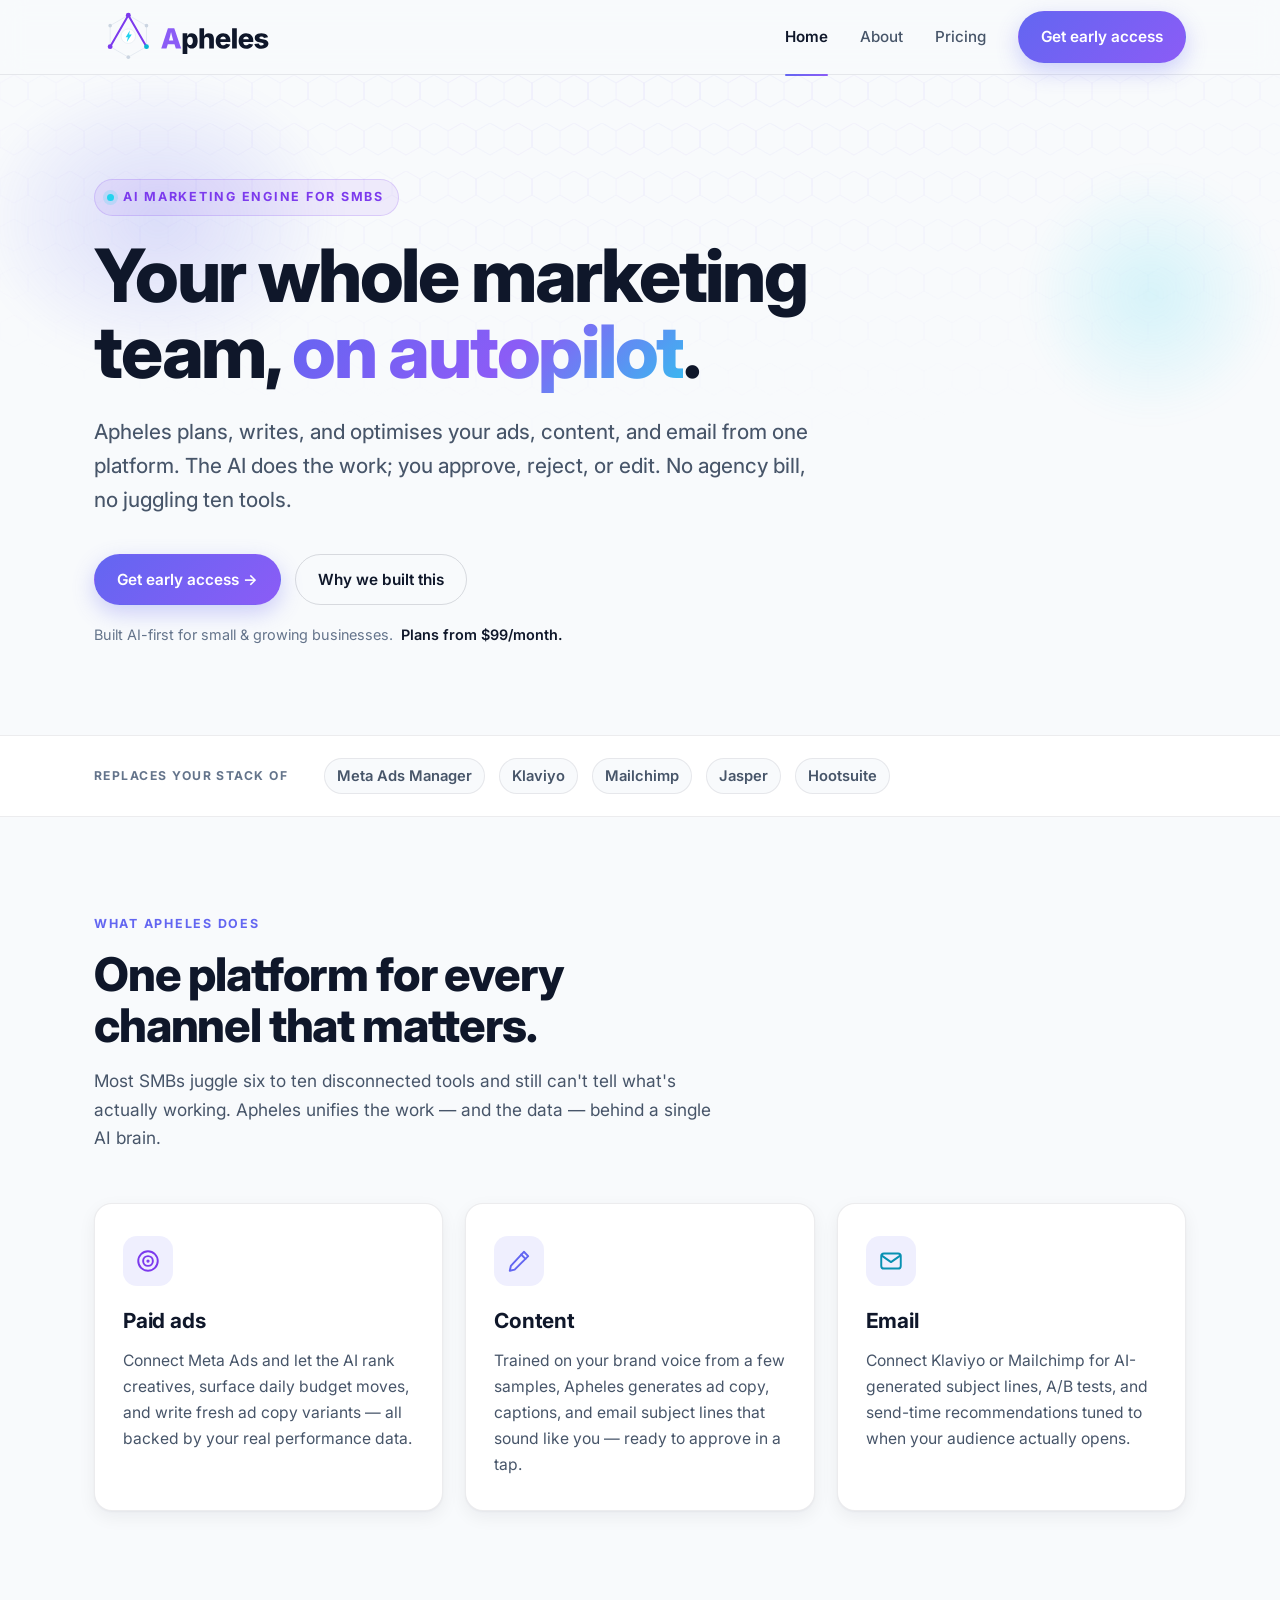
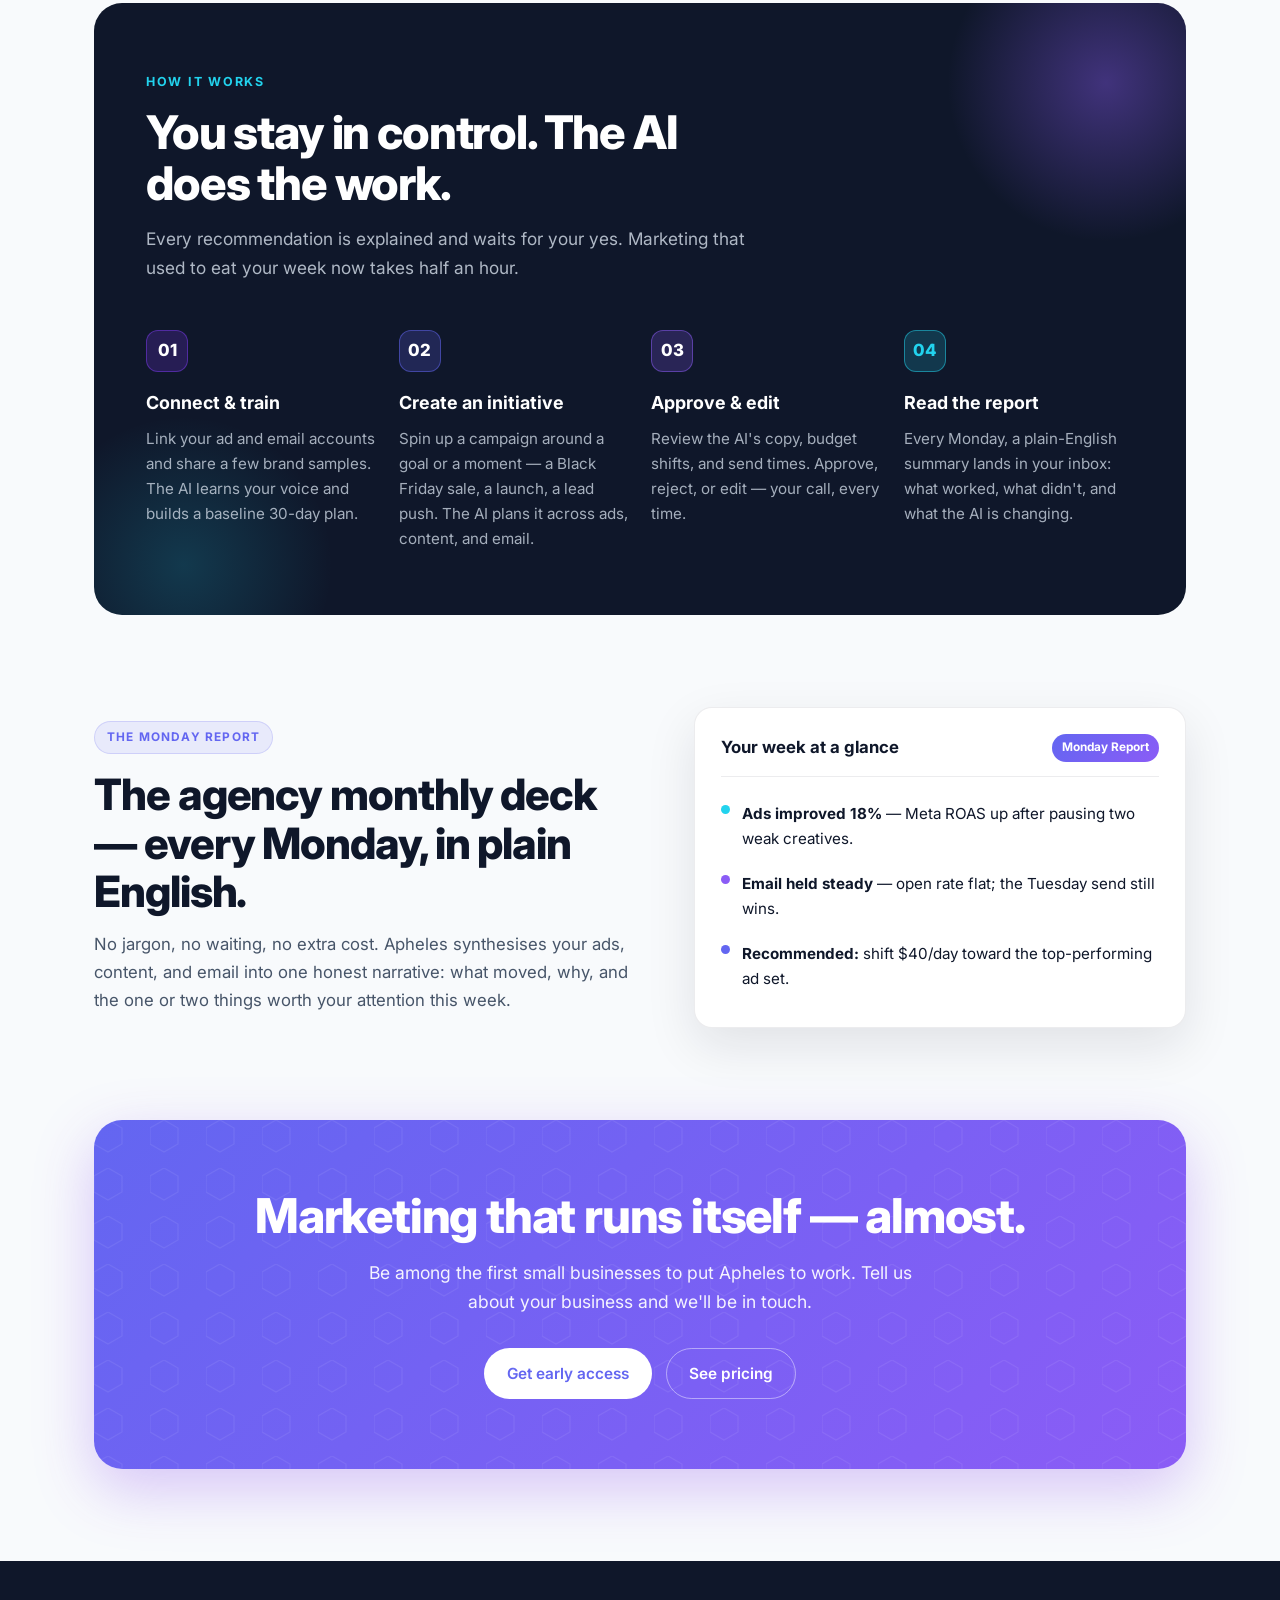
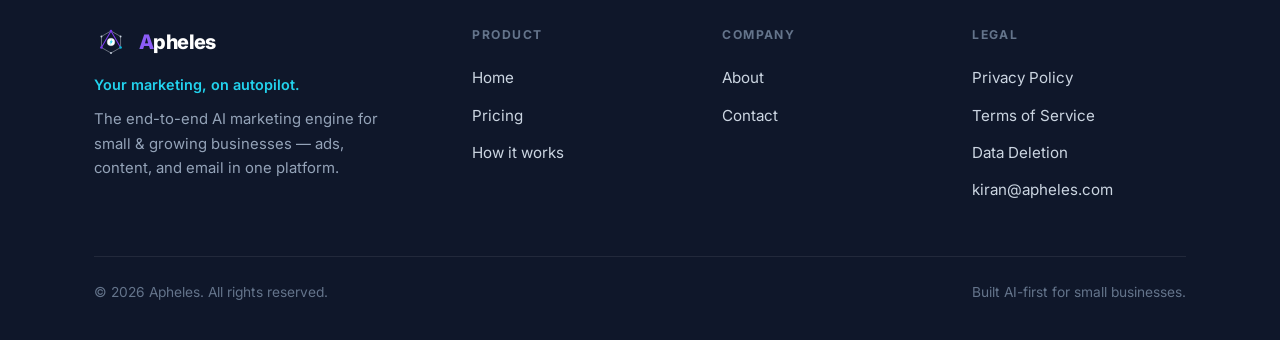
<file: index.html>
<!DOCTYPE html>
<html lang="en">
<head>
  <meta charset="UTF-8" />
  <meta name="viewport" content="width=device-width, initial-scale=1.0" />
  <title>Apheles — AI marketing engine for small &amp; growing businesses</title>
  <meta name="description" content="Apheles plans, writes, and optimises your ads, content, and email from one platform — so you can run great marketing in 30 minutes a week." />
  <meta name="theme-color" content="#7C3AED" />
  <meta property="og:title" content="Apheles — AI marketing engine for small &amp; growing businesses" />
  <meta property="og:description" content="Apheles plans, writes, and optimises your ads, content, and email from one platform — so you can run great marketing in 30 minutes a week." />
  <meta property="og:type" content="website" />
  <meta property="og:url" content="https://apheles.com/" />
  <link rel="preconnect" href="https://fonts.googleapis.com" />
  <link rel="preconnect" href="https://fonts.gstatic.com" crossorigin />
  <link href="https://fonts.googleapis.com/css2?family=Inter:wght@400;500;600;700;800&display=swap" rel="stylesheet" />
  <link rel="icon" href="favicon.ico" sizes="any" />
  <link rel="icon" type="image/png" sizes="32x32" href="favicon-32x32.png" />
  <link rel="apple-touch-icon" href="apple-touch-icon.png" />
  <link rel="manifest" href="site.webmanifest" />
  <link rel="stylesheet" href="styles.css" />
</head>
<body>
  <a class="skip-link" href="#main">Skip to content</a>
  <header class="site">
    <div class="wrap nav">
      <a class="logo-lockup" href="index.html" aria-label="Apheles — home">
        <svg viewBox="0 0 393 160" xmlns="http://www.w3.org/2000/svg"><title>Apheles — Horizontal lockup</title><defs><linearGradient id="gpH" x1="0" y1="0" x2="1" y2="1"><stop offset="0" stop-color="#6366F1"/><stop offset="1" stop-color="#8B5CF6"/></linearGradient></defs><g transform="scale(0.85)"><g transform="translate(85,92)">
    <polygon points="0,-52 45,-26 45,26 0,52 -45,26 -45,-26" fill="none" stroke="#E2E8F0" stroke-width="2"/>
    <g stroke="#7C3AED" stroke-width="5" stroke-linecap="round" stroke-linejoin="round" fill="none">
      <line x1="0" y1="-52" x2="-45" y2="26"/>
      <line x1="0" y1="-52" x2="45" y2="26"/>
    </g>
    <circle cx="45" cy="-26" r="4.5" fill="#CBD5E1"/>
    <circle cx="-45" cy="-26" r="4.5" fill="#CBD5E1"/>
    <circle cx="0" cy="52" r="4.5" fill="#CBD5E1"/>
    <circle cx="0" cy="-52" r="6" fill="#7C3AED"/>
    <circle cx="-45" cy="26" r="6" fill="#7C3AED"/>
    <circle cx="45" cy="26" r="6" fill="#06B6D4"/>
    <circle cx="0" cy="0" r="18" fill="#FFFFFF" stroke="#E2E8F0" stroke-width="1.5"/>
    <path transform="scale(0.95)" d="M4,-15 L-7,3 L-1,3 L-4,15 L9,-4 L2,-4 Z" fill="#22D3EE"/>
  </g></g><g transform="translate(140.2,0)"><path d="M1.3435139656066895 104.0 15.416427612304688 61.802734375H28.79276943206787L43.30068612098694 104.0H32.083505392074585L26.212177753448486 85.55110025405884Q24.80974841117859 80.94732093811035 23.493417382240295 75.75618553161621Q22.177086353302002 70.56505012512207 20.85623002052307 64.96895360946655H23.08108925819397Q21.81007695198059 70.57864332199097 20.61609160900116 75.783371925354Q19.42210626602173 80.98810052871704 18.08311414718628 85.55110025405884L12.445145606994629 104.0ZM10.89767837524414 95.01683282852173V87.38843584060669H33.74652171134949V95.01683282852173Z" fill="#8B5CF6"/><path d="M46.4020938873291 115.837890625V72.337890625H56.151140213012695V77.77312970161438H56.50230932235718Q57.10496640205383 76.34238004684448 58.24004673957825 74.9999965429306Q59.37512707710266 73.65761303901672 61.15534150600433 72.79950964450836Q62.935555934906006 71.94140625 65.46285343170166 71.94140625Q68.80350947380066 71.94140625 71.6689567565918 73.68706727027893Q74.53440403938293 75.43272829055786 76.30159223079681 79.0356376171112Q78.0687804222107 82.63854694366455 78.0687804222107 88.2108588218689Q78.0687804222107 93.57473015785217 76.3695616722107 97.19179964065552Q74.6703429222107 100.80886912345886 71.79413378238678 102.63665974140167Q68.91792464256287 104.46445035934448 65.3835551738739 104.46445035934448Q62.98426604270935 104.46445035934448 61.21877872943878 103.65675795078278Q59.45329141616821 102.84906554222107 58.2898907661438 101.57521843910217Q57.126490116119385 100.30137133598328 56.50230932235718 98.86382508277893H56.27801465988159V115.837890625ZM62.01453733444214 96.74089407920837Q63.9335081577301 96.74089407920837 65.24133133888245 95.67888927459717Q66.54915452003479 94.61688446998596 67.23166990280151 92.68714833259583Q67.91418528556824 90.75741219520569 67.91418528556824 88.197265625Q67.91418528556824 85.62239193916321 67.23506820201874 83.70624899864197Q66.55595111846924 81.79010605812073 65.2481279373169 80.72753429412842Q63.94030475616455 79.66496253013611 62.01453733444214 79.66496253013611Q60.13068342208862 79.66496253013611 58.793972969055176 80.70714449882507Q57.45726251602173 81.74932646751404 56.75322341918945 83.65867280960083Q56.04918432235718 85.56801915168762 56.04918432235718 88.197265625Q56.04918432235718 90.78346467018127 56.75662171840668 92.69904065132141Q57.46405911445618 94.61461663246155 58.80416786670685 95.67775535583496Q60.14427661895752 96.74089407920837 62.01453733444214 96.74089407920837Z M91.76434278488159 85.92938661575317V104.0H81.8884220123291V61.802734375H91.54910564422607V80.33555102348328H90.9294605255127Q92.09398818016052 76.54856657981873 94.57654428482056 74.24498641490936Q97.05910038948059 71.94140625 101.23692035675049 71.94140625Q104.5662579536438 71.94140625 107.0306921005249 73.41972863674164Q109.495126247406 74.89805102348328 110.85110294818878 77.5782858133316Q112.20707964897156 80.25852060317993 112.20707964897156 83.8495306968689V104.0H102.32436227798462V85.75947165489197Q102.32436227798462 83.09624218940735 100.96159589290619 81.57771408557892Q99.59882950782776 80.05918598175049 97.16782522201538 80.05918598175049Q95.56943535804749 80.05918598175049 94.34883749485016 80.75982677936554Q93.12823963165283 81.46046757698059 92.44629120826721 82.76602637767792Q91.76434278488159 84.07158517837524 91.76434278488159 85.92938661575317Z M131.96426057815552 104.5935926437378Q127.01046681404114 104.5935926437378 123.42454552650452 102.62986314296722Q119.8386242389679 100.66613364219666 117.92190396785736 97.01281332969666Q116.00518369674683 93.35949301719666 116.00518369674683 88.29468584060669Q116.00518369674683 83.40206837654114 117.92247092723846 79.72439301013947Q119.8397581577301 76.0467176437378 123.34468376636505 73.9940619468689Q126.849609375 71.94140625 131.6062948703766 71.94140625Q134.94470381736755 71.94140625 137.73879027366638 72.99209260940552Q140.5328767299652 74.04277896881104 142.5832680463791 76.091472864151Q144.63365936279297 78.14016675949097 145.7585413455963 81.14891648292542Q146.88342332839966 84.15766620635986 146.88342332839966 88.09531664848328V90.58524322509766H119.50330924987793V84.81694316864014H142.17769503593445L137.56032252311707 86.18764352798462Q137.56032252311707 83.9764051437378 136.89536559581757 82.39444327354431Q136.23040866851807 80.81248140335083 134.92881512641907 79.95551538467407Q133.62722158432007 79.09854936599731 131.6923897266388 79.09854936599731Q129.75755786895752 79.09854936599731 128.42877793312073 79.96231198310852Q127.09999799728394 80.82607460021973 126.41125297546387 82.36725687980652Q125.7225079536438 83.90843915939331 125.7225079536438 85.99054217338562V90.12079286575317Q125.7225079536438 92.55632591247559 126.52056896686554 94.18813180923462Q127.31862998008728 95.81993770599365 128.77088606357574 96.62819361686707Q130.2231421470642 97.43644952774048 132.14324688911438 97.43644952774048Q133.4742946624756 97.43644952774048 134.56235539913177 97.05979144573212Q135.65041613578796 96.68313336372375 136.4320526123047 95.95870447158813Q137.2136890888214 95.23427557945251 137.61470222473145 94.17963433265686L146.41670513153076 95.62510418891907Q145.63732957839966 98.3483898639679 143.6877567768097 100.36536514759064Q141.73818397521973 102.38234043121338 138.78097224235535 103.48796653747559Q135.82376050949097 104.5935926437378 131.96426057815552 104.5935926437378Z M160.4430537223816 61.802734375V104.0H150.5671329498291V61.802734375Z M180.22402620315552 104.5935926437378Q175.27023243904114 104.5935926437378 171.68431115150452 102.62986314296722Q168.0983898639679 100.66613364219666 166.18166959285736 97.01281332969666Q164.26494932174683 93.35949301719666 164.26494932174683 88.29468584060669Q164.26494932174683 83.40206837654114 166.18223655223846 79.72439301013947Q168.0995237827301 76.0467176437378 171.60444939136505 73.9940619468689Q175.109375 71.94140625 179.8660604953766 71.94140625Q183.20446944236755 71.94140625 185.99855589866638 72.99209260940552Q188.7926423549652 74.04277896881104 190.8430336713791 76.091472864151Q192.89342498779297 78.14016675949097 194.0183069705963 81.14891648292542Q195.14318895339966 84.15766620635986 195.14318895339966 88.09531664848328V90.58524322509766H167.76307487487793V84.81694316864014H190.43746066093445L185.82008814811707 86.18764352798462Q185.82008814811707 83.9764051437378 185.15513122081757 82.39444327354431Q184.49017429351807 80.81248140335083 183.18858075141907 79.95551538467407Q181.88698720932007 79.09854936599731 179.9521553516388 79.09854936599731Q178.01732349395752 79.09854936599731 176.68854355812073 79.96231198310852Q175.35976362228394 80.82607460021973 174.67101860046387 82.36725687980652Q173.9822735786438 83.90843915939331 173.9822735786438 85.99054217338562V90.12079286575317Q173.9822735786438 92.55632591247559 174.78033459186554 94.18813180923462Q175.57839560508728 95.81993770599365 177.03065168857574 96.62819361686707Q178.4829077720642 97.43644952774048 180.40301251411438 97.43644952774048Q181.7340602874756 97.43644952774048 182.82212102413177 97.05979144573212Q183.91018176078796 96.68313336372375 184.6918182373047 95.95870447158813Q185.4734547138214 95.23427557945251 185.87446784973145 94.17963433265686L194.67647075653076 95.62510418891907Q193.89709520339966 98.3483898639679 191.9475224018097 100.36536514759064Q189.99794960021973 102.38234043121338 187.04073786735535 103.48796653747559Q184.08352613449097 104.5935926437378 180.22402620315552 104.5935926437378Z M212.14993929862976 104.5935926437378Q208.09672594070435 104.5935926437378 204.98091769218445 103.44038689136505Q201.86510944366455 102.28718113899231 199.91043746471405 100.12747037410736Q197.95576548576355 97.96775960922241 197.4108829498291 94.94767761230469L206.579922914505 93.50673651695251Q207.1735155582428 95.55258870124817 208.59405648708344 96.60893428325653Q210.01459741592407 97.66527986526489 212.5237729549408 97.66527986526489Q214.5888741016388 97.66527986526489 215.77152025699615 96.93802309036255Q216.95416641235352 96.2107663154602 216.95416641235352 95.00999474525452Q216.95416641235352 93.92703318595886 216.01166903972626 93.25641357898712Q215.069171667099 92.58579397201538 213.08448886871338 92.19837403297424L207.55862617492676 91.12446999549866Q202.86651182174683 90.21255731582642 200.53404784202576 87.92370772361755Q198.2015838623047 85.63485813140869 198.2015838623047 81.99172925949097Q198.2015838623047 78.82098126411438 199.91383230686188 76.57801043987274Q201.62608075141907 74.3350396156311 204.7475516796112 73.13822293281555Q207.86902260780334 71.94140625 212.12161207199097 71.94140625Q216.08873057365417 71.94140625 219.0249890089035 73.0045518875122Q221.96124744415283 74.06769752502441 223.7573263645172 76.02859914302826Q225.5534052848816 77.9895007610321 226.08922338485718 80.7218508720398L217.3619830608368 82.10501742362976Q216.9258530139923 80.51341724395752 215.61519157886505 79.63152921199799Q214.3045301437378 78.74964118003845 212.30059838294983 78.74964118003845Q210.5017054080963 78.74964118003845 209.27487790584564 79.46047341823578Q208.04805040359497 80.1713056564331 208.04805040359497 81.4003975391388Q208.04805040359497 82.35987949371338 208.8166571855545 83.08827364444733Q209.58526396751404 83.81666779518127 211.60732460021973 84.20975041389465L217.66335654258728 85.34256291389465Q222.37699460983276 86.23295187950134 224.6919001340866 88.33884990215302Q227.00680565834045 90.44474792480469 227.00680565834045 93.89529728889465Q227.00680565834045 97.14420962333679 225.09064888954163 99.54747438430786Q223.1744921207428 101.95073914527893 219.82929003238678 103.27216589450836Q216.48408794403076 104.5935926437378 212.14993929862976 104.5935926437378Z" fill="#0F172A"/></g></svg>
      </a>
      <nav class="nav-links" aria-label="Primary">
        <a href="index.html" class="active">Home</a>
        <a href="about.html">About</a>
        <a href="pricing.html">Pricing</a>
        <a class="btn btn-primary" href="mailto:kiran@apheles.com?subject=Early%20access%20%E2%80%94%20Apheles">Get early access</a>
      </nav>
    </div>
  </header>
  <main id="main">

    <section class="hero hexbg">
      <span class="glow glow-a" aria-hidden="true"></span>
      <span class="glow glow-b" aria-hidden="true"></span>
      <div class="wrap">
        <span class="eyebrow reveal d1"><span class="dot" aria-hidden="true"></span>AI marketing engine for SMBs</span>
        <h1 class="display reveal d2">Your whole marketing team, <span class="gtext">on autopilot</span>.</h1>
        <p class="lede reveal d3">Apheles plans, writes, and optimises your ads, content, and email from one platform. The AI does the work; you approve, reject, or edit. No agency bill, no juggling ten tools.</p>
        <div class="actions reveal d4">
          <a class="btn btn-primary" href="mailto:kiran@apheles.com?subject=Early%20access%20%E2%80%94%20Apheles">Get early access &rarr;</a>
          <a class="btn btn-ghost" href="about.html">Why we built this</a>
        </div>
        <p class="note reveal d5">Built AI-first for small &amp; growing businesses. <b>Plans from $99/month.</b></p>
      </div>
    </section>

    <div class="strip">
      <div class="wrap">
        <span class="label">Replaces your stack of</span>
        <div class="items">
          <span>Meta Ads Manager</span><span>Klaviyo</span><span>Mailchimp</span><span>Jasper</span><span>Hootsuite</span>
        </div>
      </div>
    </div>

    <section class="band">
      <div class="wrap">
        <div class="section-head">
          <span class="kicker">What Apheles does</span>
          <h2>One platform for every channel that matters.</h2>
          <p>Most SMBs juggle six to ten disconnected tools and still can't tell what's actually working. Apheles unifies the work — and the data — behind a single AI brain.</p>
        </div>
        <div class="cards">
          <article class="card">
            <div class="ico" style="color:var(--violet)"><svg viewBox="0 0 24 24" fill="none" stroke="currentColor" stroke-width="1.8" stroke-linecap="round" stroke-linejoin="round"><circle cx="12" cy="12" r="9"/><circle cx="12" cy="12" r="4.5"/><circle cx="12" cy="12" r="0.6" fill="currentColor"/></svg></div>
            <h3>Paid ads</h3>
            <p>Connect Meta Ads and let the AI rank creatives, surface daily budget moves, and write fresh ad copy variants — all backed by your real performance data.</p>
          </article>
          <article class="card">
            <div class="ico" style="color:var(--indigo)"><svg viewBox="0 0 24 24" fill="none" stroke="currentColor" stroke-width="1.8" stroke-linecap="round" stroke-linejoin="round"><path d="M16.5 3.5l4 4L8 20l-4.5 1L4.5 16.5z"/><path d="M14 6l4 4"/></svg></div>
            <h3>Content</h3>
            <p>Trained on your brand voice from a few samples, Apheles generates ad copy, captions, and email subject lines that sound like you — ready to approve in a tap.</p>
          </article>
          <article class="card">
            <div class="ico" style="color:#0891b2"><svg viewBox="0 0 24 24" fill="none" stroke="currentColor" stroke-width="1.8" stroke-linecap="round" stroke-linejoin="round"><rect x="3" y="5" width="18" height="14" rx="2.5"/><path d="M3.5 7l8.5 6 8.5-6"/></svg></div>
            <h3>Email</h3>
            <p>Connect Klaviyo or Mailchimp for AI-generated subject lines, A/B tests, and send-time recommendations tuned to when your audience actually opens.</p>
          </article>
        </div>
      </div>
    </section>

    <section class="band" id="how" style="padding-top:0;">
      <div class="wrap">
        <div class="dark">
          <div class="section-head">
            <span class="kicker">How it works</span>
            <h2>You stay in control. The AI does the work.</h2>
            <p>Every recommendation is explained and waits for your yes. Marketing that used to eat your week now takes half an hour.</p>
          </div>
          <div class="steps">
            <div class="step s1"><div class="num">01</div><h4>Connect &amp; train</h4><p>Link your ad and email accounts and share a few brand samples. The AI learns your voice and builds a baseline 30-day plan.</p></div>
            <div class="step s2"><div class="num">02</div><h4>Create an initiative</h4><p>Spin up a campaign around a goal or a moment — a Black Friday sale, a launch, a lead push. The AI plans it across ads, content, and email.</p></div>
            <div class="step s3"><div class="num">03</div><h4>Approve &amp; edit</h4><p>Review the AI's copy, budget shifts, and send times. Approve, reject, or edit — your call, every time.</p></div>
            <div class="step s4"><div class="num">04</div><h4>Read the report</h4><p>Every Monday, a plain-English summary lands in your inbox: what worked, what didn't, and what the AI is changing.</p></div>
          </div>
        </div>
      </div>
    </section>

    <section class="band" style="padding-top:0;">
      <div class="wrap">
        <div class="split">
          <div>
            <span class="badge">The Monday Report</span>
            <h2>The agency monthly deck — every Monday, in plain English.</h2>
            <p>No jargon, no waiting, no extra cost. Apheles synthesises your ads, content, and email into one honest narrative: what moved, why, and the one or two things worth your attention this week.</p>
          </div>
          <div class="report-card" aria-label="Example weekly report">
            <div class="rc-head"><strong>Your week at a glance</strong><span class="tag">Monday Report</span></div>
            <div class="row up"><span class="pill" aria-hidden="true"></span><span><b>Ads improved 18%</b> — Meta ROAS up after pausing two weak creatives.</span></div>
            <div class="row flat"><span class="pill" aria-hidden="true"></span><span><b>Email held steady</b> — open rate flat; the Tuesday send still wins.</span></div>
            <div class="row act"><span class="pill" aria-hidden="true"></span><span><b>Recommended:</b> shift $40/day toward the top-performing ad set.</span></div>
          </div>
        </div>
      </div>
    </section>

    <section class="band cta" style="padding-top:0;">
      <div class="wrap">
        <div class="inner">
          <h2>Marketing that runs itself — almost.</h2>
          <p>Be among the first small businesses to put Apheles to work. Tell us about your business and we'll be in touch.</p>
          <div class="actions">
            <a class="btn btn-light" href="mailto:kiran@apheles.com?subject=Early%20access%20%E2%80%94%20Apheles">Get early access</a>
            <a class="btn btn-outline-light" href="pricing.html">See pricing</a>
          </div>
        </div>
      </div>
    </section>

  </main>
  <footer class="site">
    <div class="wrap">
      <div class="foot-grid">
        <div class="foot-brand">
          <div class="logo-foot">
            <svg viewBox="0 0 160 160" xmlns="http://www.w3.org/2000/svg"><title>Apheles — Icon</title><defs><linearGradient id="gpF" x1="0" y1="0" x2="1" y2="1"><stop offset="0" stop-color="#6366F1"/><stop offset="1" stop-color="#8B5CF6"/></linearGradient></defs><g transform="translate(80,80)">
    <polygon points="0,-52 45,-26 45,26 0,52 -45,26 -45,-26" fill="none" stroke="#E2E8F0" stroke-width="2"/>
    <g stroke="#7C3AED" stroke-width="5" stroke-linecap="round" stroke-linejoin="round" fill="none">
      <line x1="0" y1="-52" x2="-45" y2="26"/>
      <line x1="0" y1="-52" x2="45" y2="26"/>
    </g>
    <circle cx="45" cy="-26" r="4.5" fill="#CBD5E1"/>
    <circle cx="-45" cy="-26" r="4.5" fill="#CBD5E1"/>
    <circle cx="0" cy="52" r="4.5" fill="#CBD5E1"/>
    <circle cx="0" cy="-52" r="6" fill="#7C3AED"/>
    <circle cx="-45" cy="26" r="6" fill="#7C3AED"/>
    <circle cx="45" cy="26" r="6" fill="#06B6D4"/>
    <circle cx="0" cy="0" r="18" fill="#FFFFFF" stroke="#E2E8F0" stroke-width="1.5"/>
    <path transform="scale(0.95)" d="M4,-15 L-7,3 L-1,3 L-4,15 L9,-4 L2,-4 Z" fill="#22D3EE"/>
  </g></svg>
            <span class="word"><span class="a">A</span>pheles</span>
          </div>
          <div class="tagline">Your marketing, on autopilot.</div>
          <p>The end-to-end AI marketing engine for small &amp; growing businesses — ads, content, and email in one platform.</p>
        </div>
        <div class="foot-col">
          <h5>Product</h5>
          <a href="index.html">Home</a>
          <a href="pricing.html">Pricing</a>
          <a href="index.html#how">How it works</a>
        </div>
        <div class="foot-col">
          <h5>Company</h5>
          <a href="about.html">About</a>
          <a href="mailto:kiran@apheles.com">Contact</a>
        </div>
        <div class="foot-col">
          <h5>Legal</h5>
          <a href="privacy.html">Privacy Policy</a>
          <a href="terms.html">Terms of Service</a>
          <a href="data-deletion.html">Data Deletion</a>
          <a href="mailto:kiran@apheles.com">kiran@apheles.com</a>
        </div>
      </div>
      <div class="foot-bottom">
        <span>&copy; <span id="year">2026</span> Apheles. All rights reserved.</span>
        <span>Built AI-first for small businesses.</span>
      </div>
    </div>
  </footer>
  <script>document.getElementById('year').textContent = new Date().getFullYear();</script>
</body>
</html>
</file>
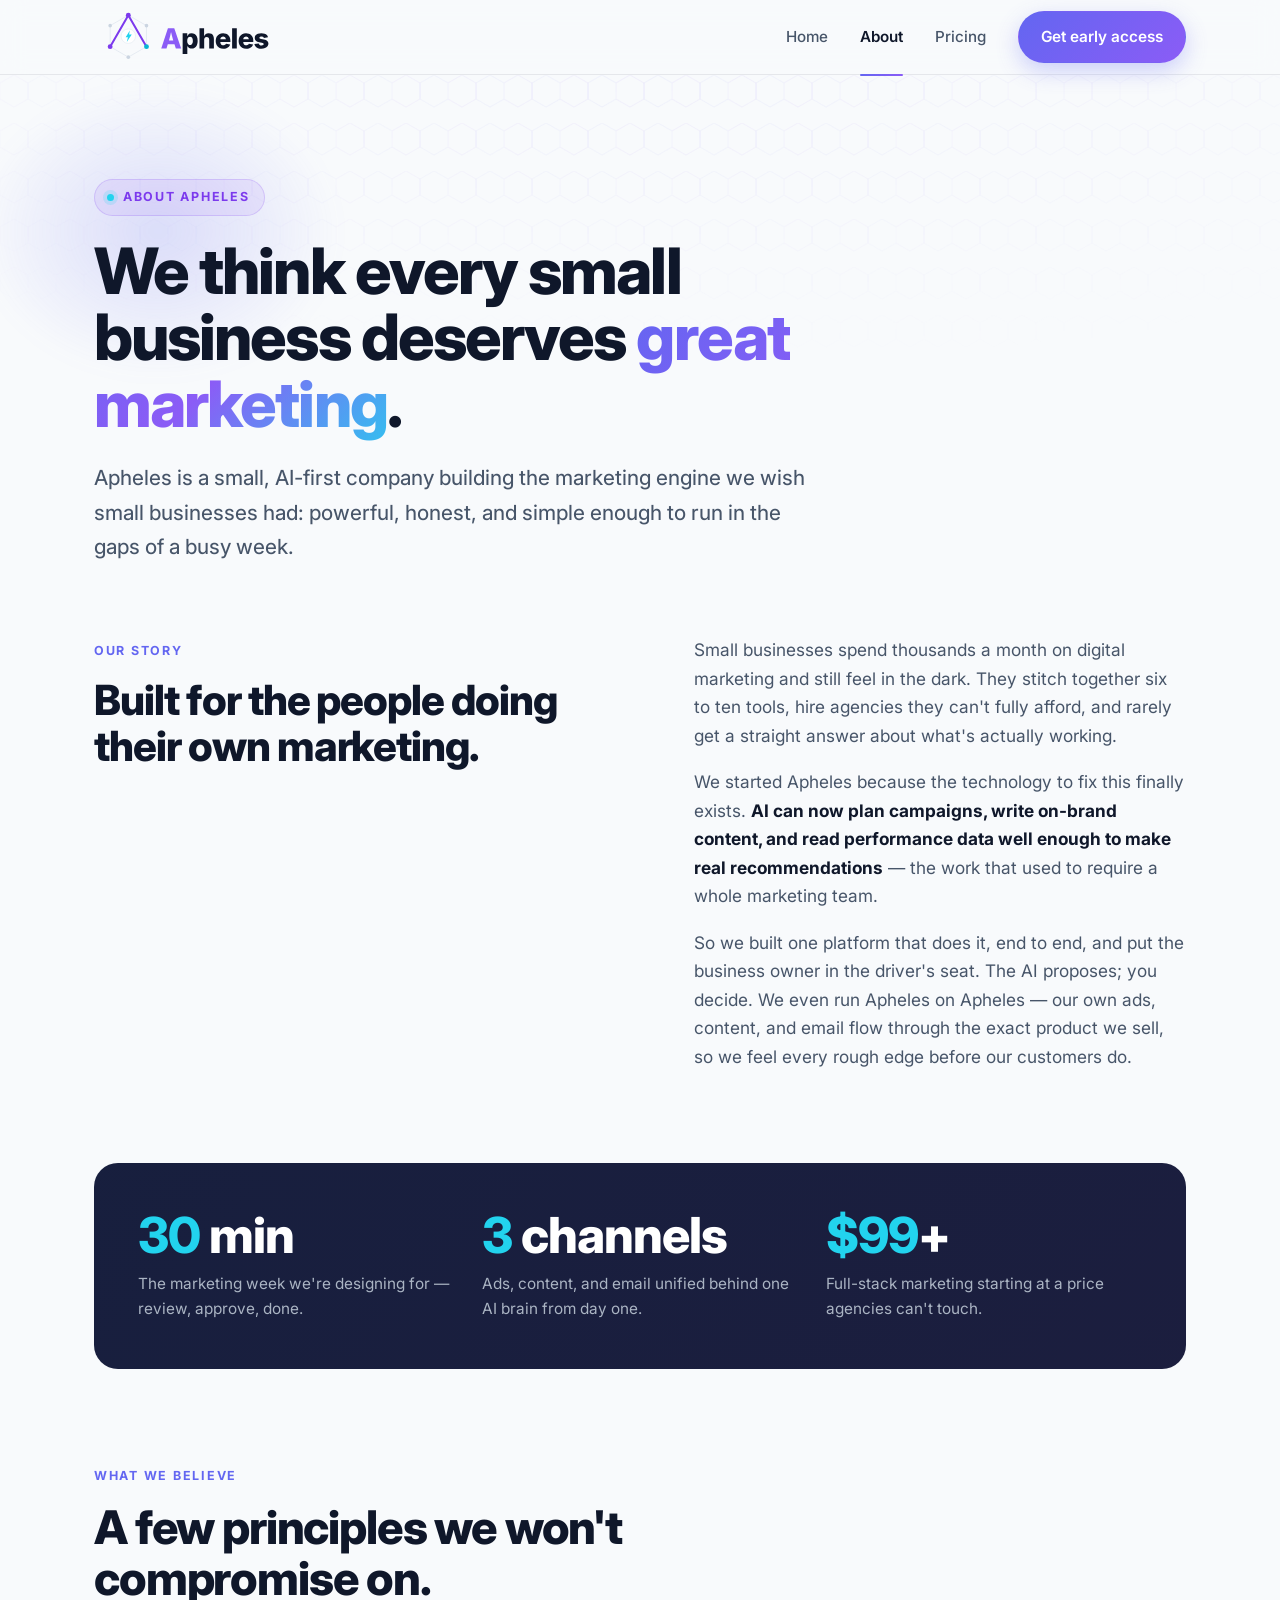
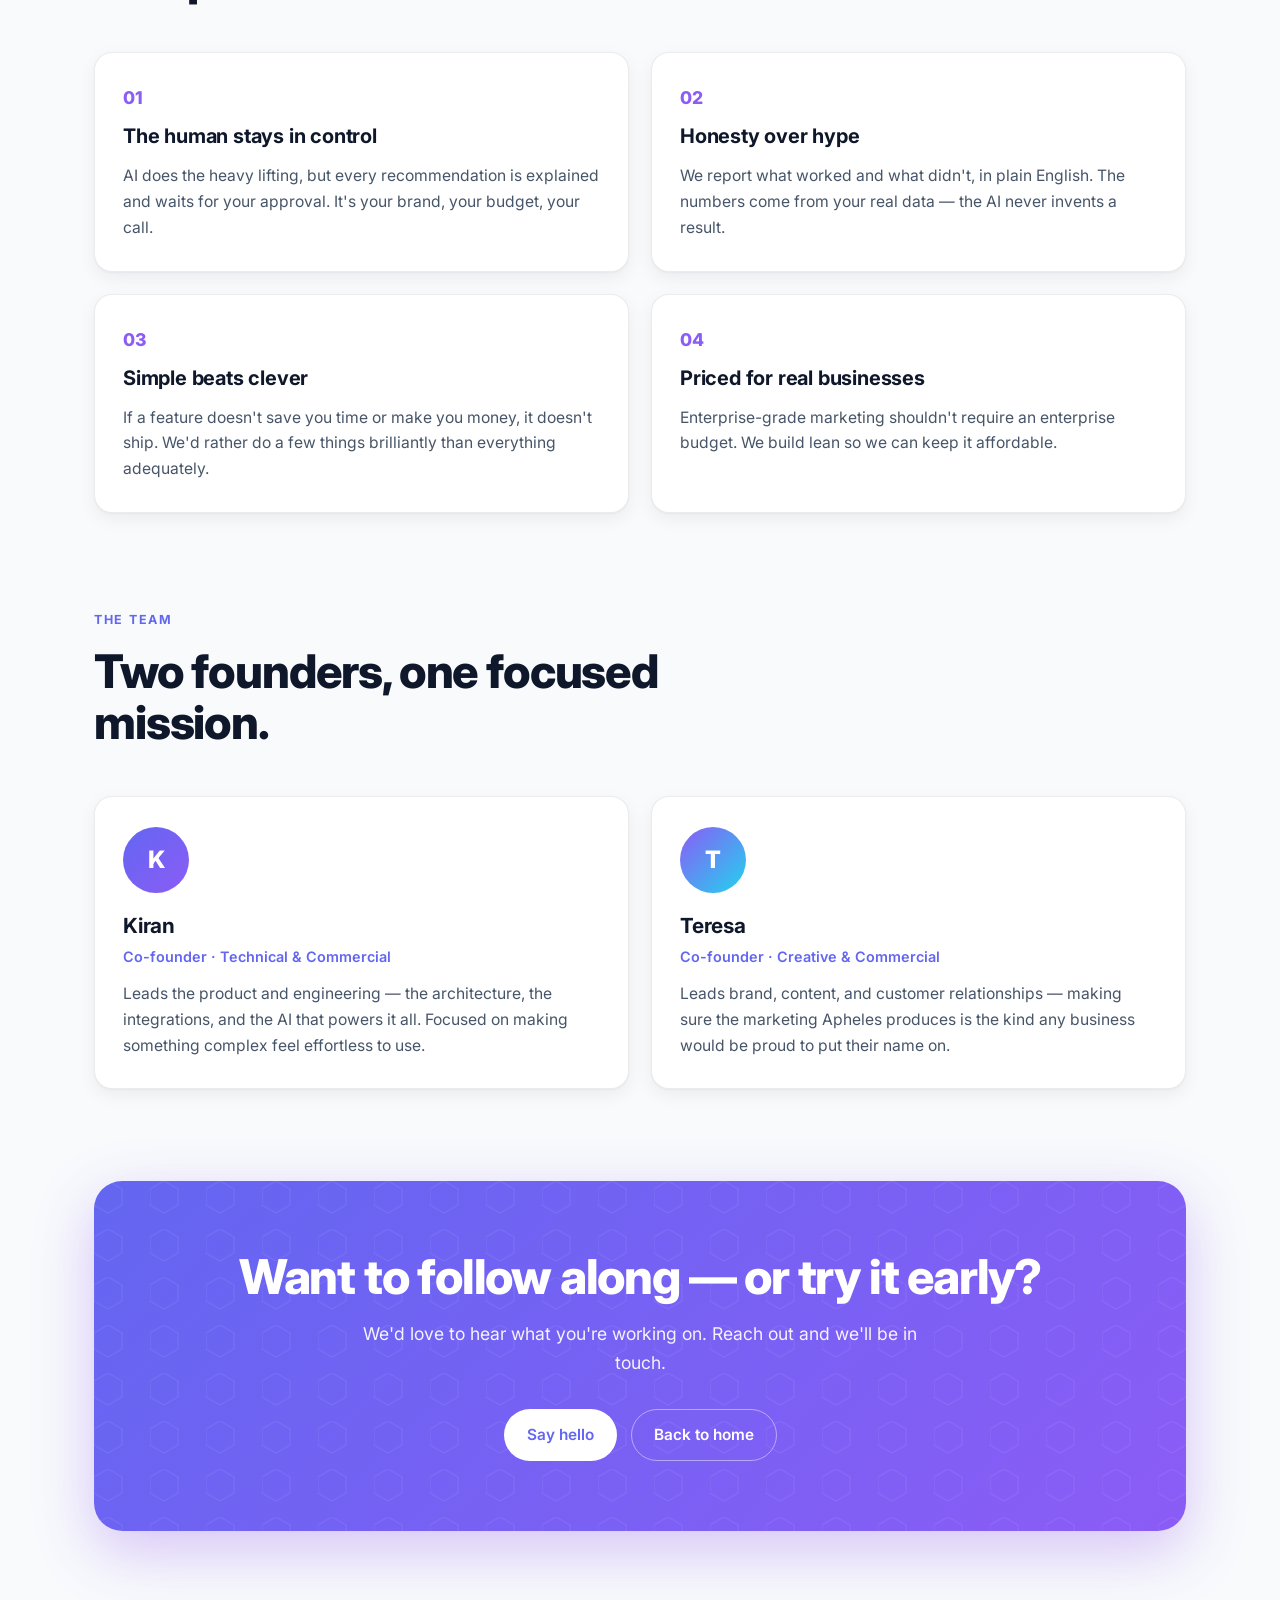
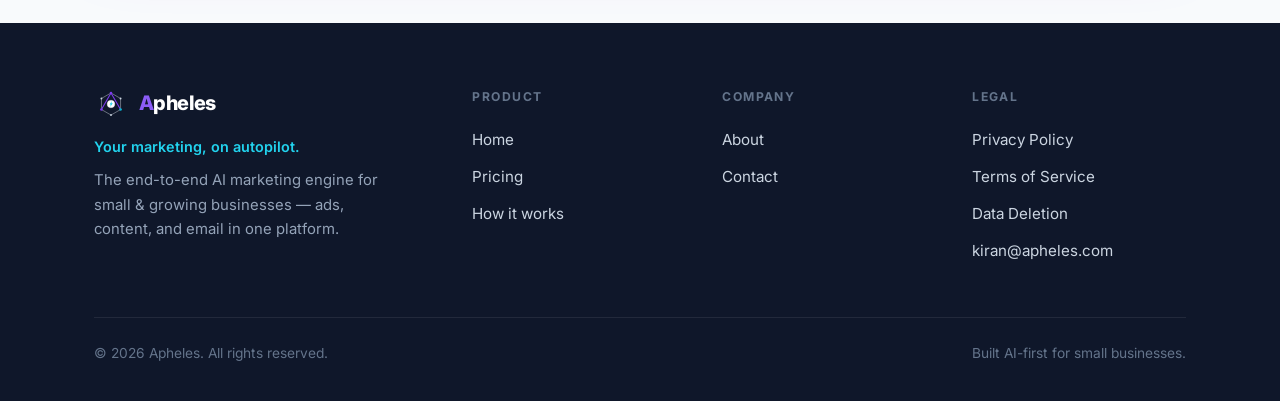
<file: about.html>
<!DOCTYPE html>
<html lang="en">
<head>
  <meta charset="UTF-8" />
  <meta name="viewport" content="width=device-width, initial-scale=1.0" />
  <title>About Apheles — Why we built an AI marketing engine for SMBs</title>
  <meta name="description" content="Apheles is a small, AI-first company on a mission to give every small business the marketing power of a full agency for a fraction of the cost." />
  <meta name="theme-color" content="#7C3AED" />
  <meta property="og:title" content="About Apheles — Why we built an AI marketing engine for SMBs" />
  <meta property="og:description" content="Apheles is a small, AI-first company on a mission to give every small business the marketing power of a full agency for a fraction of the cost." />
  <meta property="og:type" content="website" />
  <meta property="og:url" content="https://apheles.com/about.html" />
  <link rel="preconnect" href="https://fonts.googleapis.com" />
  <link rel="preconnect" href="https://fonts.gstatic.com" crossorigin />
  <link href="https://fonts.googleapis.com/css2?family=Inter:wght@400;500;600;700;800&display=swap" rel="stylesheet" />
  <link rel="icon" href="favicon.ico" sizes="any" />
  <link rel="icon" type="image/png" sizes="32x32" href="favicon-32x32.png" />
  <link rel="apple-touch-icon" href="apple-touch-icon.png" />
  <link rel="manifest" href="site.webmanifest" />
  <link rel="stylesheet" href="styles.css" />
</head>
<body>
  <a class="skip-link" href="#main">Skip to content</a>
  <header class="site">
    <div class="wrap nav">
      <a class="logo-lockup" href="index.html" aria-label="Apheles — home">
        <svg viewBox="0 0 393 160" xmlns="http://www.w3.org/2000/svg"><title>Apheles — Horizontal lockup</title><defs><linearGradient id="gpH" x1="0" y1="0" x2="1" y2="1"><stop offset="0" stop-color="#6366F1"/><stop offset="1" stop-color="#8B5CF6"/></linearGradient></defs><g transform="scale(0.85)"><g transform="translate(85,92)">
    <polygon points="0,-52 45,-26 45,26 0,52 -45,26 -45,-26" fill="none" stroke="#E2E8F0" stroke-width="2"/>
    <g stroke="#7C3AED" stroke-width="5" stroke-linecap="round" stroke-linejoin="round" fill="none">
      <line x1="0" y1="-52" x2="-45" y2="26"/>
      <line x1="0" y1="-52" x2="45" y2="26"/>
    </g>
    <circle cx="45" cy="-26" r="4.5" fill="#CBD5E1"/>
    <circle cx="-45" cy="-26" r="4.5" fill="#CBD5E1"/>
    <circle cx="0" cy="52" r="4.5" fill="#CBD5E1"/>
    <circle cx="0" cy="-52" r="6" fill="#7C3AED"/>
    <circle cx="-45" cy="26" r="6" fill="#7C3AED"/>
    <circle cx="45" cy="26" r="6" fill="#06B6D4"/>
    <circle cx="0" cy="0" r="18" fill="#FFFFFF" stroke="#E2E8F0" stroke-width="1.5"/>
    <path transform="scale(0.95)" d="M4,-15 L-7,3 L-1,3 L-4,15 L9,-4 L2,-4 Z" fill="#22D3EE"/>
  </g></g><g transform="translate(140.2,0)"><path d="M1.3435139656066895 104.0 15.416427612304688 61.802734375H28.79276943206787L43.30068612098694 104.0H32.083505392074585L26.212177753448486 85.55110025405884Q24.80974841117859 80.94732093811035 23.493417382240295 75.75618553161621Q22.177086353302002 70.56505012512207 20.85623002052307 64.96895360946655H23.08108925819397Q21.81007695198059 70.57864332199097 20.61609160900116 75.783371925354Q19.42210626602173 80.98810052871704 18.08311414718628 85.55110025405884L12.445145606994629 104.0ZM10.89767837524414 95.01683282852173V87.38843584060669H33.74652171134949V95.01683282852173Z" fill="#8B5CF6"/><path d="M46.4020938873291 115.837890625V72.337890625H56.151140213012695V77.77312970161438H56.50230932235718Q57.10496640205383 76.34238004684448 58.24004673957825 74.9999965429306Q59.37512707710266 73.65761303901672 61.15534150600433 72.79950964450836Q62.935555934906006 71.94140625 65.46285343170166 71.94140625Q68.80350947380066 71.94140625 71.6689567565918 73.68706727027893Q74.53440403938293 75.43272829055786 76.30159223079681 79.0356376171112Q78.0687804222107 82.63854694366455 78.0687804222107 88.2108588218689Q78.0687804222107 93.57473015785217 76.3695616722107 97.19179964065552Q74.6703429222107 100.80886912345886 71.79413378238678 102.63665974140167Q68.91792464256287 104.46445035934448 65.3835551738739 104.46445035934448Q62.98426604270935 104.46445035934448 61.21877872943878 103.65675795078278Q59.45329141616821 102.84906554222107 58.2898907661438 101.57521843910217Q57.126490116119385 100.30137133598328 56.50230932235718 98.86382508277893H56.27801465988159V115.837890625ZM62.01453733444214 96.74089407920837Q63.9335081577301 96.74089407920837 65.24133133888245 95.67888927459717Q66.54915452003479 94.61688446998596 67.23166990280151 92.68714833259583Q67.91418528556824 90.75741219520569 67.91418528556824 88.197265625Q67.91418528556824 85.62239193916321 67.23506820201874 83.70624899864197Q66.55595111846924 81.79010605812073 65.2481279373169 80.72753429412842Q63.94030475616455 79.66496253013611 62.01453733444214 79.66496253013611Q60.13068342208862 79.66496253013611 58.793972969055176 80.70714449882507Q57.45726251602173 81.74932646751404 56.75322341918945 83.65867280960083Q56.04918432235718 85.56801915168762 56.04918432235718 88.197265625Q56.04918432235718 90.78346467018127 56.75662171840668 92.69904065132141Q57.46405911445618 94.61461663246155 58.80416786670685 95.67775535583496Q60.14427661895752 96.74089407920837 62.01453733444214 96.74089407920837Z M91.76434278488159 85.92938661575317V104.0H81.8884220123291V61.802734375H91.54910564422607V80.33555102348328H90.9294605255127Q92.09398818016052 76.54856657981873 94.57654428482056 74.24498641490936Q97.05910038948059 71.94140625 101.23692035675049 71.94140625Q104.5662579536438 71.94140625 107.0306921005249 73.41972863674164Q109.495126247406 74.89805102348328 110.85110294818878 77.5782858133316Q112.20707964897156 80.25852060317993 112.20707964897156 83.8495306968689V104.0H102.32436227798462V85.75947165489197Q102.32436227798462 83.09624218940735 100.96159589290619 81.57771408557892Q99.59882950782776 80.05918598175049 97.16782522201538 80.05918598175049Q95.56943535804749 80.05918598175049 94.34883749485016 80.75982677936554Q93.12823963165283 81.46046757698059 92.44629120826721 82.76602637767792Q91.76434278488159 84.07158517837524 91.76434278488159 85.92938661575317Z M131.96426057815552 104.5935926437378Q127.01046681404114 104.5935926437378 123.42454552650452 102.62986314296722Q119.8386242389679 100.66613364219666 117.92190396785736 97.01281332969666Q116.00518369674683 93.35949301719666 116.00518369674683 88.29468584060669Q116.00518369674683 83.40206837654114 117.92247092723846 79.72439301013947Q119.8397581577301 76.0467176437378 123.34468376636505 73.9940619468689Q126.849609375 71.94140625 131.6062948703766 71.94140625Q134.94470381736755 71.94140625 137.73879027366638 72.99209260940552Q140.5328767299652 74.04277896881104 142.5832680463791 76.091472864151Q144.63365936279297 78.14016675949097 145.7585413455963 81.14891648292542Q146.88342332839966 84.15766620635986 146.88342332839966 88.09531664848328V90.58524322509766H119.50330924987793V84.81694316864014H142.17769503593445L137.56032252311707 86.18764352798462Q137.56032252311707 83.9764051437378 136.89536559581757 82.39444327354431Q136.23040866851807 80.81248140335083 134.92881512641907 79.95551538467407Q133.62722158432007 79.09854936599731 131.6923897266388 79.09854936599731Q129.75755786895752 79.09854936599731 128.42877793312073 79.96231198310852Q127.09999799728394 80.82607460021973 126.41125297546387 82.36725687980652Q125.7225079536438 83.90843915939331 125.7225079536438 85.99054217338562V90.12079286575317Q125.7225079536438 92.55632591247559 126.52056896686554 94.18813180923462Q127.31862998008728 95.81993770599365 128.77088606357574 96.62819361686707Q130.2231421470642 97.43644952774048 132.14324688911438 97.43644952774048Q133.4742946624756 97.43644952774048 134.56235539913177 97.05979144573212Q135.65041613578796 96.68313336372375 136.4320526123047 95.95870447158813Q137.2136890888214 95.23427557945251 137.61470222473145 94.17963433265686L146.41670513153076 95.62510418891907Q145.63732957839966 98.3483898639679 143.6877567768097 100.36536514759064Q141.73818397521973 102.38234043121338 138.78097224235535 103.48796653747559Q135.82376050949097 104.5935926437378 131.96426057815552 104.5935926437378Z M160.4430537223816 61.802734375V104.0H150.5671329498291V61.802734375Z M180.22402620315552 104.5935926437378Q175.27023243904114 104.5935926437378 171.68431115150452 102.62986314296722Q168.0983898639679 100.66613364219666 166.18166959285736 97.01281332969666Q164.26494932174683 93.35949301719666 164.26494932174683 88.29468584060669Q164.26494932174683 83.40206837654114 166.18223655223846 79.72439301013947Q168.0995237827301 76.0467176437378 171.60444939136505 73.9940619468689Q175.109375 71.94140625 179.8660604953766 71.94140625Q183.20446944236755 71.94140625 185.99855589866638 72.99209260940552Q188.7926423549652 74.04277896881104 190.8430336713791 76.091472864151Q192.89342498779297 78.14016675949097 194.0183069705963 81.14891648292542Q195.14318895339966 84.15766620635986 195.14318895339966 88.09531664848328V90.58524322509766H167.76307487487793V84.81694316864014H190.43746066093445L185.82008814811707 86.18764352798462Q185.82008814811707 83.9764051437378 185.15513122081757 82.39444327354431Q184.49017429351807 80.81248140335083 183.18858075141907 79.95551538467407Q181.88698720932007 79.09854936599731 179.9521553516388 79.09854936599731Q178.01732349395752 79.09854936599731 176.68854355812073 79.96231198310852Q175.35976362228394 80.82607460021973 174.67101860046387 82.36725687980652Q173.9822735786438 83.90843915939331 173.9822735786438 85.99054217338562V90.12079286575317Q173.9822735786438 92.55632591247559 174.78033459186554 94.18813180923462Q175.57839560508728 95.81993770599365 177.03065168857574 96.62819361686707Q178.4829077720642 97.43644952774048 180.40301251411438 97.43644952774048Q181.7340602874756 97.43644952774048 182.82212102413177 97.05979144573212Q183.91018176078796 96.68313336372375 184.6918182373047 95.95870447158813Q185.4734547138214 95.23427557945251 185.87446784973145 94.17963433265686L194.67647075653076 95.62510418891907Q193.89709520339966 98.3483898639679 191.9475224018097 100.36536514759064Q189.99794960021973 102.38234043121338 187.04073786735535 103.48796653747559Q184.08352613449097 104.5935926437378 180.22402620315552 104.5935926437378Z M212.14993929862976 104.5935926437378Q208.09672594070435 104.5935926437378 204.98091769218445 103.44038689136505Q201.86510944366455 102.28718113899231 199.91043746471405 100.12747037410736Q197.95576548576355 97.96775960922241 197.4108829498291 94.94767761230469L206.579922914505 93.50673651695251Q207.1735155582428 95.55258870124817 208.59405648708344 96.60893428325653Q210.01459741592407 97.66527986526489 212.5237729549408 97.66527986526489Q214.5888741016388 97.66527986526489 215.77152025699615 96.93802309036255Q216.95416641235352 96.2107663154602 216.95416641235352 95.00999474525452Q216.95416641235352 93.92703318595886 216.01166903972626 93.25641357898712Q215.069171667099 92.58579397201538 213.08448886871338 92.19837403297424L207.55862617492676 91.12446999549866Q202.86651182174683 90.21255731582642 200.53404784202576 87.92370772361755Q198.2015838623047 85.63485813140869 198.2015838623047 81.99172925949097Q198.2015838623047 78.82098126411438 199.91383230686188 76.57801043987274Q201.62608075141907 74.3350396156311 204.7475516796112 73.13822293281555Q207.86902260780334 71.94140625 212.12161207199097 71.94140625Q216.08873057365417 71.94140625 219.0249890089035 73.0045518875122Q221.96124744415283 74.06769752502441 223.7573263645172 76.02859914302826Q225.5534052848816 77.9895007610321 226.08922338485718 80.7218508720398L217.3619830608368 82.10501742362976Q216.9258530139923 80.51341724395752 215.61519157886505 79.63152921199799Q214.3045301437378 78.74964118003845 212.30059838294983 78.74964118003845Q210.5017054080963 78.74964118003845 209.27487790584564 79.46047341823578Q208.04805040359497 80.1713056564331 208.04805040359497 81.4003975391388Q208.04805040359497 82.35987949371338 208.8166571855545 83.08827364444733Q209.58526396751404 83.81666779518127 211.60732460021973 84.20975041389465L217.66335654258728 85.34256291389465Q222.37699460983276 86.23295187950134 224.6919001340866 88.33884990215302Q227.00680565834045 90.44474792480469 227.00680565834045 93.89529728889465Q227.00680565834045 97.14420962333679 225.09064888954163 99.54747438430786Q223.1744921207428 101.95073914527893 219.82929003238678 103.27216589450836Q216.48408794403076 104.5935926437378 212.14993929862976 104.5935926437378Z" fill="#0F172A"/></g></svg>
      </a>
      <nav class="nav-links" aria-label="Primary">
        <a href="index.html">Home</a>
        <a href="about.html" class="active">About</a>
        <a href="pricing.html">Pricing</a>
        <a class="btn btn-primary" href="mailto:kiran@apheles.com?subject=Early%20access%20%E2%80%94%20Apheles">Get early access</a>
      </nav>
    </div>
  </header>
  <main id="main">

    <section class="hero hexbg" style="padding-bottom:48px;">
      <span class="glow glow-a" aria-hidden="true"></span>
      <div class="wrap">
        <span class="eyebrow reveal d1"><span class="dot" aria-hidden="true"></span>About Apheles</span>
        <h1 class="display reveal d2" style="font-size:clamp(2.4rem,5.2vw,4rem);">We think every small business deserves <span class="gtext">great marketing</span>.</h1>
        <p class="lede reveal d3">Apheles is a small, AI-first company building the marketing engine we wish small businesses had: powerful, honest, and simple enough to run in the gaps of a busy week.</p>
      </div>
    </section>

    <section class="band" style="padding-top:24px;">
      <div class="wrap">
        <div class="split" style="align-items:start;">
          <div>
            <span class="kicker">Our story</span>
            <h2 style="font-weight:800;letter-spacing:-0.025em;font-size:clamp(1.8rem,3.4vw,2.6rem);line-height:1.12;margin-top:14px;">Built for the people doing their own marketing.</h2>
          </div>
          <div>
            <p style="color:var(--ink-2);font-size:1.08rem;margin-bottom:18px;">Small businesses spend thousands a month on digital marketing and still feel in the dark. They stitch together six to ten tools, hire agencies they can't fully afford, and rarely get a straight answer about what's actually working.</p>
            <p style="color:var(--ink-2);font-size:1.08rem;margin-bottom:18px;">We started Apheles because the technology to fix this finally exists. <strong style="color:var(--ink);">AI can now plan campaigns, write on-brand content, and read performance data well enough to make real recommendations</strong> — the work that used to require a whole marketing team.</p>
            <p style="color:var(--ink-2);font-size:1.08rem;">So we built one platform that does it, end to end, and put the business owner in the driver's seat. The AI proposes; you decide. We even run Apheles on Apheles — our own ads, content, and email flow through the exact product we sell, so we feel every rough edge before our customers do.</p>
          </div>
        </div>
      </div>
    </section>

    <section class="band" style="padding-top:0;">
      <div class="wrap">
        <div class="stats">
          <div class="stat reveal d1"><div class="n"><span>30</span> min</div><p>The marketing week we're designing for — review, approve, done.</p></div>
          <div class="stat reveal d2"><div class="n"><span>3</span> channels</div><p>Ads, content, and email unified behind one AI brain from day one.</p></div>
          <div class="stat reveal d3"><div class="n"><span>$99</span>+</div><p>Full-stack marketing starting at a price agencies can't touch.</p></div>
        </div>
      </div>
    </section>

    <section class="band" style="padding-top:0;">
      <div class="wrap">
        <div class="section-head">
          <span class="kicker">What we believe</span>
          <h2>A few principles we won't compromise on.</h2>
        </div>
        <div class="grid-2">
          <div class="tile"><div class="n">01</div><h3>The human stays in control</h3><p>AI does the heavy lifting, but every recommendation is explained and waits for your approval. It's your brand, your budget, your call.</p></div>
          <div class="tile"><div class="n">02</div><h3>Honesty over hype</h3><p>We report what worked and what didn't, in plain English. The numbers come from your real data — the AI never invents a result.</p></div>
          <div class="tile"><div class="n">03</div><h3>Simple beats clever</h3><p>If a feature doesn't save you time or make you money, it doesn't ship. We'd rather do a few things brilliantly than everything adequately.</p></div>
          <div class="tile"><div class="n">04</div><h3>Priced for real businesses</h3><p>Enterprise-grade marketing shouldn't require an enterprise budget. We build lean so we can keep it affordable.</p></div>
        </div>
      </div>
    </section>

    <section class="band" style="padding-top:0;">
      <div class="wrap">
        <div class="section-head">
          <span class="kicker">The team</span>
          <h2>Two founders, one focused mission.</h2>
        </div>
        <div class="grid-2">
          <div class="tile member k">
            <div class="avatar" aria-hidden="true">K</div>
            <h3>Kiran</h3>
            <div class="role">Co-founder &middot; Technical &amp; Commercial</div>
            <p>Leads the product and engineering — the architecture, the integrations, and the AI that powers it all. Focused on making something complex feel effortless to use.</p>
          </div>
          <div class="tile member t">
            <div class="avatar" aria-hidden="true">T</div>
            <h3>Teresa</h3>
            <div class="role">Co-founder &middot; Creative &amp; Commercial</div>
            <p>Leads brand, content, and customer relationships — making sure the marketing Apheles produces is the kind any business would be proud to put their name on.</p>
          </div>
        </div>
      </div>
    </section>

    <section class="band cta" style="padding-top:0;">
      <div class="wrap">
        <div class="inner">
          <h2>Want to follow along — or try it early?</h2>
          <p>We'd love to hear what you're working on. Reach out and we'll be in touch.</p>
          <div class="actions">
            <a class="btn btn-light" href="mailto:kiran@apheles.com?subject=Hello%20Apheles">Say hello</a>
            <a class="btn btn-outline-light" href="index.html">Back to home</a>
          </div>
        </div>
      </div>
    </section>

  </main>
  <footer class="site">
    <div class="wrap">
      <div class="foot-grid">
        <div class="foot-brand">
          <div class="logo-foot">
            <svg viewBox="0 0 160 160" xmlns="http://www.w3.org/2000/svg"><title>Apheles — Icon</title><defs><linearGradient id="gpF" x1="0" y1="0" x2="1" y2="1"><stop offset="0" stop-color="#6366F1"/><stop offset="1" stop-color="#8B5CF6"/></linearGradient></defs><g transform="translate(80,80)">
    <polygon points="0,-52 45,-26 45,26 0,52 -45,26 -45,-26" fill="none" stroke="#E2E8F0" stroke-width="2"/>
    <g stroke="#7C3AED" stroke-width="5" stroke-linecap="round" stroke-linejoin="round" fill="none">
      <line x1="0" y1="-52" x2="-45" y2="26"/>
      <line x1="0" y1="-52" x2="45" y2="26"/>
    </g>
    <circle cx="45" cy="-26" r="4.5" fill="#CBD5E1"/>
    <circle cx="-45" cy="-26" r="4.5" fill="#CBD5E1"/>
    <circle cx="0" cy="52" r="4.5" fill="#CBD5E1"/>
    <circle cx="0" cy="-52" r="6" fill="#7C3AED"/>
    <circle cx="-45" cy="26" r="6" fill="#7C3AED"/>
    <circle cx="45" cy="26" r="6" fill="#06B6D4"/>
    <circle cx="0" cy="0" r="18" fill="#FFFFFF" stroke="#E2E8F0" stroke-width="1.5"/>
    <path transform="scale(0.95)" d="M4,-15 L-7,3 L-1,3 L-4,15 L9,-4 L2,-4 Z" fill="#22D3EE"/>
  </g></svg>
            <span class="word"><span class="a">A</span>pheles</span>
          </div>
          <div class="tagline">Your marketing, on autopilot.</div>
          <p>The end-to-end AI marketing engine for small &amp; growing businesses — ads, content, and email in one platform.</p>
        </div>
        <div class="foot-col">
          <h5>Product</h5>
          <a href="index.html">Home</a>
          <a href="pricing.html">Pricing</a>
          <a href="index.html#how">How it works</a>
        </div>
        <div class="foot-col">
          <h5>Company</h5>
          <a href="about.html">About</a>
          <a href="mailto:kiran@apheles.com">Contact</a>
        </div>
        <div class="foot-col">
          <h5>Legal</h5>
          <a href="privacy.html">Privacy Policy</a>
          <a href="terms.html">Terms of Service</a>
          <a href="data-deletion.html">Data Deletion</a>
          <a href="mailto:kiran@apheles.com">kiran@apheles.com</a>
        </div>
      </div>
      <div class="foot-bottom">
        <span>&copy; <span id="year">2026</span> Apheles. All rights reserved.</span>
        <span>Built AI-first for small businesses.</span>
      </div>
    </div>
  </footer>
  <script>document.getElementById('year').textContent = new Date().getFullYear();</script>
</body>
</html>
</file>
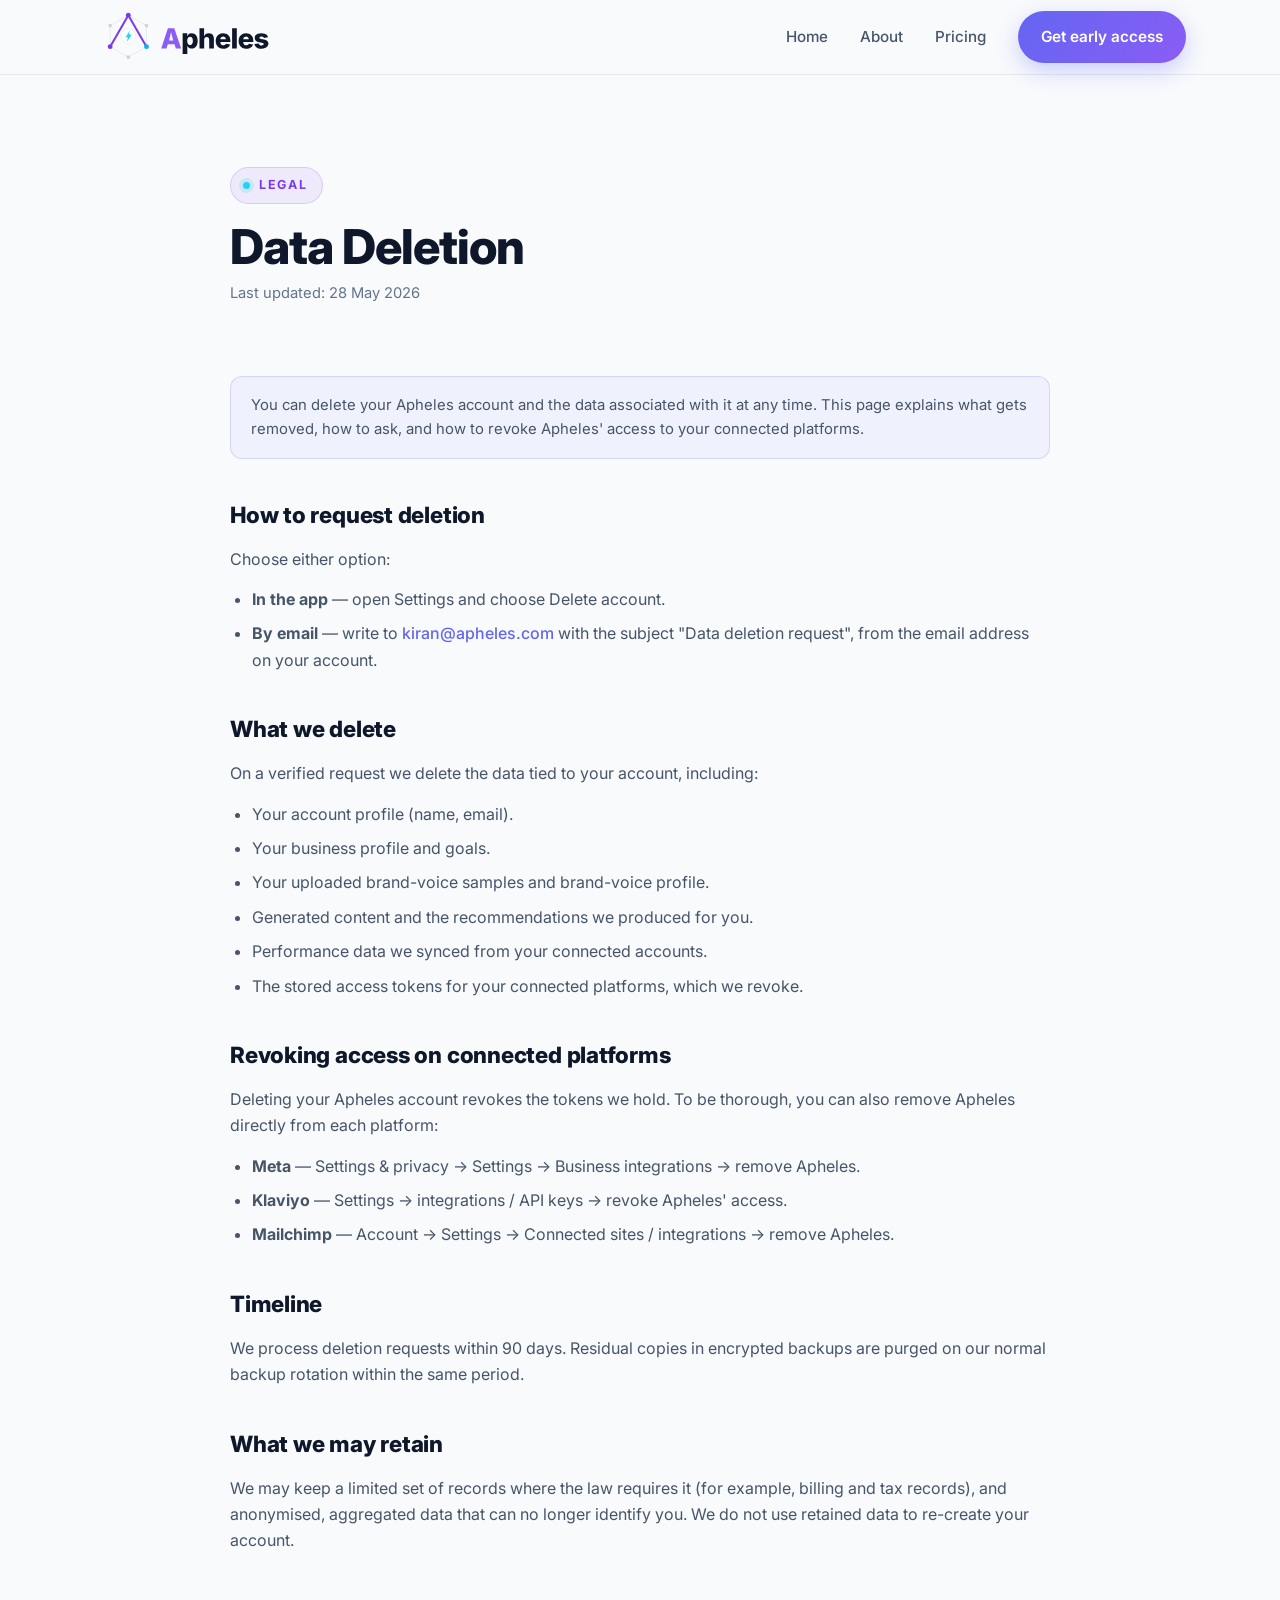
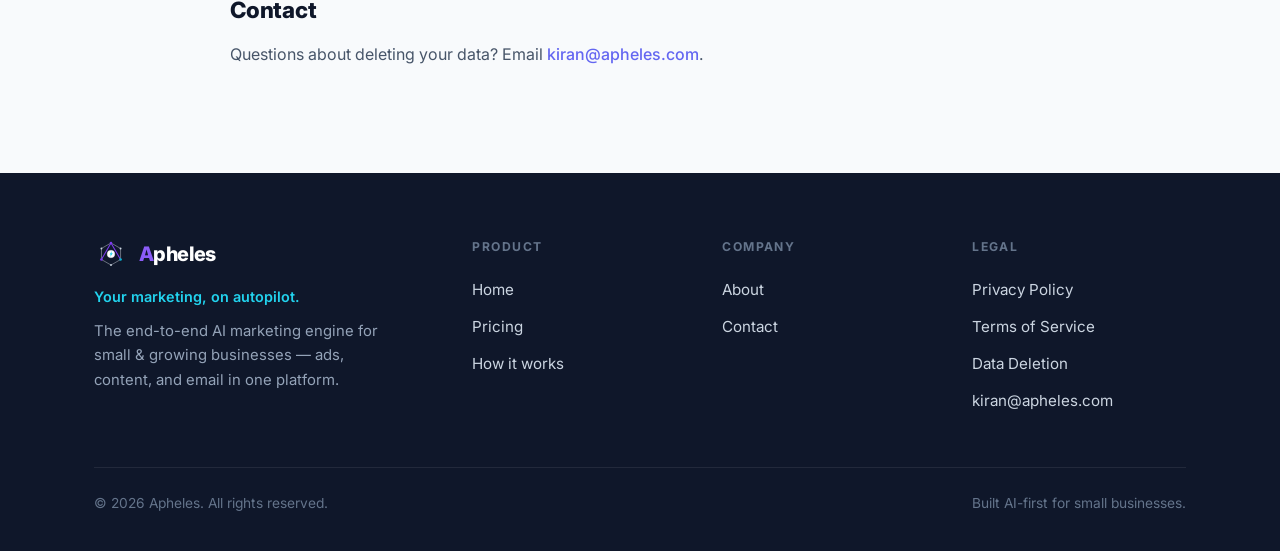
<file: data-deletion.html>
<!DOCTYPE html>
<html lang="en">
<head>
  <meta charset="UTF-8" />
  <meta name="viewport" content="width=device-width, initial-scale=1.0" />
  <title>Data Deletion — Apheles</title>
  <meta name="description" content="How to delete your Apheles account and data, and revoke connected-platform access." />
  <meta name="theme-color" content="#7C3AED" />
  <link rel="preconnect" href="https://fonts.googleapis.com" />
  <link rel="preconnect" href="https://fonts.gstatic.com" crossorigin />
  <link href="https://fonts.googleapis.com/css2?family=Inter:wght@400;500;600;700;800&display=swap" rel="stylesheet" />
  <link rel="icon" href="favicon.ico" sizes="any" />
  <link rel="icon" type="image/png" sizes="32x32" href="favicon-32x32.png" />
  <link rel="apple-touch-icon" href="apple-touch-icon.png" />
  <link rel="manifest" href="site.webmanifest" />
  <link rel="stylesheet" href="styles.css" />
  <!-- DRAFT for legal review. Apheles touches connected ad-account data; have counsel review before relying on this. -->
</head>
<body>
  <a class="skip-link" href="#main">Skip to content</a>
<header class="site">
    <div class="wrap nav">
      <a class="logo-lockup" href="index.html" aria-label="Apheles — home">
        <svg viewBox="0 0 393 160" xmlns="http://www.w3.org/2000/svg"><title>Apheles — Horizontal lockup</title><defs><linearGradient id="gpH" x1="0" y1="0" x2="1" y2="1"><stop offset="0" stop-color="#6366F1"/><stop offset="1" stop-color="#8B5CF6"/></linearGradient></defs><g transform="scale(0.85)"><g transform="translate(85,92)">
    <polygon points="0,-52 45,-26 45,26 0,52 -45,26 -45,-26" fill="none" stroke="#E2E8F0" stroke-width="2"/>
    <g stroke="#7C3AED" stroke-width="5" stroke-linecap="round" stroke-linejoin="round" fill="none">
      <line x1="0" y1="-52" x2="-45" y2="26"/>
      <line x1="0" y1="-52" x2="45" y2="26"/>
    </g>
    <circle cx="45" cy="-26" r="4.5" fill="#CBD5E1"/>
    <circle cx="-45" cy="-26" r="4.5" fill="#CBD5E1"/>
    <circle cx="0" cy="52" r="4.5" fill="#CBD5E1"/>
    <circle cx="0" cy="-52" r="6" fill="#7C3AED"/>
    <circle cx="-45" cy="26" r="6" fill="#7C3AED"/>
    <circle cx="45" cy="26" r="6" fill="#06B6D4"/>
    <circle cx="0" cy="0" r="18" fill="#FFFFFF" stroke="#E2E8F0" stroke-width="1.5"/>
    <path transform="scale(0.95)" d="M4,-15 L-7,3 L-1,3 L-4,15 L9,-4 L2,-4 Z" fill="#22D3EE"/>
  </g></g><g transform="translate(140.2,0)"><path d="M1.3435139656066895 104.0 15.416427612304688 61.802734375H28.79276943206787L43.30068612098694 104.0H32.083505392074585L26.212177753448486 85.55110025405884Q24.80974841117859 80.94732093811035 23.493417382240295 75.75618553161621Q22.177086353302002 70.56505012512207 20.85623002052307 64.96895360946655H23.08108925819397Q21.81007695198059 70.57864332199097 20.61609160900116 75.783371925354Q19.42210626602173 80.98810052871704 18.08311414718628 85.55110025405884L12.445145606994629 104.0ZM10.89767837524414 95.01683282852173V87.38843584060669H33.74652171134949V95.01683282852173Z" fill="#8B5CF6"/><path d="M46.4020938873291 115.837890625V72.337890625H56.151140213012695V77.77312970161438H56.50230932235718Q57.10496640205383 76.34238004684448 58.24004673957825 74.9999965429306Q59.37512707710266 73.65761303901672 61.15534150600433 72.79950964450836Q62.935555934906006 71.94140625 65.46285343170166 71.94140625Q68.80350947380066 71.94140625 71.6689567565918 73.68706727027893Q74.53440403938293 75.43272829055786 76.30159223079681 79.0356376171112Q78.0687804222107 82.63854694366455 78.0687804222107 88.2108588218689Q78.0687804222107 93.57473015785217 76.3695616722107 97.19179964065552Q74.6703429222107 100.80886912345886 71.79413378238678 102.63665974140167Q68.91792464256287 104.46445035934448 65.3835551738739 104.46445035934448Q62.98426604270935 104.46445035934448 61.21877872943878 103.65675795078278Q59.45329141616821 102.84906554222107 58.2898907661438 101.57521843910217Q57.126490116119385 100.30137133598328 56.50230932235718 98.86382508277893H56.27801465988159V115.837890625ZM62.01453733444214 96.74089407920837Q63.9335081577301 96.74089407920837 65.24133133888245 95.67888927459717Q66.54915452003479 94.61688446998596 67.23166990280151 92.68714833259583Q67.91418528556824 90.75741219520569 67.91418528556824 88.197265625Q67.91418528556824 85.62239193916321 67.23506820201874 83.70624899864197Q66.55595111846924 81.79010605812073 65.2481279373169 80.72753429412842Q63.94030475616455 79.66496253013611 62.01453733444214 79.66496253013611Q60.13068342208862 79.66496253013611 58.793972969055176 80.70714449882507Q57.45726251602173 81.74932646751404 56.75322341918945 83.65867280960083Q56.04918432235718 85.56801915168762 56.04918432235718 88.197265625Q56.04918432235718 90.78346467018127 56.75662171840668 92.69904065132141Q57.46405911445618 94.61461663246155 58.80416786670685 95.67775535583496Q60.14427661895752 96.74089407920837 62.01453733444214 96.74089407920837Z M91.76434278488159 85.92938661575317V104.0H81.8884220123291V61.802734375H91.54910564422607V80.33555102348328H90.9294605255127Q92.09398818016052 76.54856657981873 94.57654428482056 74.24498641490936Q97.05910038948059 71.94140625 101.23692035675049 71.94140625Q104.5662579536438 71.94140625 107.0306921005249 73.41972863674164Q109.495126247406 74.89805102348328 110.85110294818878 77.5782858133316Q112.20707964897156 80.25852060317993 112.20707964897156 83.8495306968689V104.0H102.32436227798462V85.75947165489197Q102.32436227798462 83.09624218940735 100.96159589290619 81.57771408557892Q99.59882950782776 80.05918598175049 97.16782522201538 80.05918598175049Q95.56943535804749 80.05918598175049 94.34883749485016 80.75982677936554Q93.12823963165283 81.46046757698059 92.44629120826721 82.76602637767792Q91.76434278488159 84.07158517837524 91.76434278488159 85.92938661575317Z M131.96426057815552 104.5935926437378Q127.01046681404114 104.5935926437378 123.42454552650452 102.62986314296722Q119.8386242389679 100.66613364219666 117.92190396785736 97.01281332969666Q116.00518369674683 93.35949301719666 116.00518369674683 88.29468584060669Q116.00518369674683 83.40206837654114 117.92247092723846 79.72439301013947Q119.8397581577301 76.0467176437378 123.34468376636505 73.9940619468689Q126.849609375 71.94140625 131.6062948703766 71.94140625Q134.94470381736755 71.94140625 137.73879027366638 72.99209260940552Q140.5328767299652 74.04277896881104 142.5832680463791 76.091472864151Q144.63365936279297 78.14016675949097 145.7585413455963 81.14891648292542Q146.88342332839966 84.15766620635986 146.88342332839966 88.09531664848328V90.58524322509766H119.50330924987793V84.81694316864014H142.17769503593445L137.56032252311707 86.18764352798462Q137.56032252311707 83.9764051437378 136.89536559581757 82.39444327354431Q136.23040866851807 80.81248140335083 134.92881512641907 79.95551538467407Q133.62722158432007 79.09854936599731 131.6923897266388 79.09854936599731Q129.75755786895752 79.09854936599731 128.42877793312073 79.96231198310852Q127.09999799728394 80.82607460021973 126.41125297546387 82.36725687980652Q125.7225079536438 83.90843915939331 125.7225079536438 85.99054217338562V90.12079286575317Q125.7225079536438 92.55632591247559 126.52056896686554 94.18813180923462Q127.31862998008728 95.81993770599365 128.77088606357574 96.62819361686707Q130.2231421470642 97.43644952774048 132.14324688911438 97.43644952774048Q133.4742946624756 97.43644952774048 134.56235539913177 97.05979144573212Q135.65041613578796 96.68313336372375 136.4320526123047 95.95870447158813Q137.2136890888214 95.23427557945251 137.61470222473145 94.17963433265686L146.41670513153076 95.62510418891907Q145.63732957839966 98.3483898639679 143.6877567768097 100.36536514759064Q141.73818397521973 102.38234043121338 138.78097224235535 103.48796653747559Q135.82376050949097 104.5935926437378 131.96426057815552 104.5935926437378Z M160.4430537223816 61.802734375V104.0H150.5671329498291V61.802734375Z M180.22402620315552 104.5935926437378Q175.27023243904114 104.5935926437378 171.68431115150452 102.62986314296722Q168.0983898639679 100.66613364219666 166.18166959285736 97.01281332969666Q164.26494932174683 93.35949301719666 164.26494932174683 88.29468584060669Q164.26494932174683 83.40206837654114 166.18223655223846 79.72439301013947Q168.0995237827301 76.0467176437378 171.60444939136505 73.9940619468689Q175.109375 71.94140625 179.8660604953766 71.94140625Q183.20446944236755 71.94140625 185.99855589866638 72.99209260940552Q188.7926423549652 74.04277896881104 190.8430336713791 76.091472864151Q192.89342498779297 78.14016675949097 194.0183069705963 81.14891648292542Q195.14318895339966 84.15766620635986 195.14318895339966 88.09531664848328V90.58524322509766H167.76307487487793V84.81694316864014H190.43746066093445L185.82008814811707 86.18764352798462Q185.82008814811707 83.9764051437378 185.15513122081757 82.39444327354431Q184.49017429351807 80.81248140335083 183.18858075141907 79.95551538467407Q181.88698720932007 79.09854936599731 179.9521553516388 79.09854936599731Q178.01732349395752 79.09854936599731 176.68854355812073 79.96231198310852Q175.35976362228394 80.82607460021973 174.67101860046387 82.36725687980652Q173.9822735786438 83.90843915939331 173.9822735786438 85.99054217338562V90.12079286575317Q173.9822735786438 92.55632591247559 174.78033459186554 94.18813180923462Q175.57839560508728 95.81993770599365 177.03065168857574 96.62819361686707Q178.4829077720642 97.43644952774048 180.40301251411438 97.43644952774048Q181.7340602874756 97.43644952774048 182.82212102413177 97.05979144573212Q183.91018176078796 96.68313336372375 184.6918182373047 95.95870447158813Q185.4734547138214 95.23427557945251 185.87446784973145 94.17963433265686L194.67647075653076 95.62510418891907Q193.89709520339966 98.3483898639679 191.9475224018097 100.36536514759064Q189.99794960021973 102.38234043121338 187.04073786735535 103.48796653747559Q184.08352613449097 104.5935926437378 180.22402620315552 104.5935926437378Z M212.14993929862976 104.5935926437378Q208.09672594070435 104.5935926437378 204.98091769218445 103.44038689136505Q201.86510944366455 102.28718113899231 199.91043746471405 100.12747037410736Q197.95576548576355 97.96775960922241 197.4108829498291 94.94767761230469L206.579922914505 93.50673651695251Q207.1735155582428 95.55258870124817 208.59405648708344 96.60893428325653Q210.01459741592407 97.66527986526489 212.5237729549408 97.66527986526489Q214.5888741016388 97.66527986526489 215.77152025699615 96.93802309036255Q216.95416641235352 96.2107663154602 216.95416641235352 95.00999474525452Q216.95416641235352 93.92703318595886 216.01166903972626 93.25641357898712Q215.069171667099 92.58579397201538 213.08448886871338 92.19837403297424L207.55862617492676 91.12446999549866Q202.86651182174683 90.21255731582642 200.53404784202576 87.92370772361755Q198.2015838623047 85.63485813140869 198.2015838623047 81.99172925949097Q198.2015838623047 78.82098126411438 199.91383230686188 76.57801043987274Q201.62608075141907 74.3350396156311 204.7475516796112 73.13822293281555Q207.86902260780334 71.94140625 212.12161207199097 71.94140625Q216.08873057365417 71.94140625 219.0249890089035 73.0045518875122Q221.96124744415283 74.06769752502441 223.7573263645172 76.02859914302826Q225.5534052848816 77.9895007610321 226.08922338485718 80.7218508720398L217.3619830608368 82.10501742362976Q216.9258530139923 80.51341724395752 215.61519157886505 79.63152921199799Q214.3045301437378 78.74964118003845 212.30059838294983 78.74964118003845Q210.5017054080963 78.74964118003845 209.27487790584564 79.46047341823578Q208.04805040359497 80.1713056564331 208.04805040359497 81.4003975391388Q208.04805040359497 82.35987949371338 208.8166571855545 83.08827364444733Q209.58526396751404 83.81666779518127 211.60732460021973 84.20975041389465L217.66335654258728 85.34256291389465Q222.37699460983276 86.23295187950134 224.6919001340866 88.33884990215302Q227.00680565834045 90.44474792480469 227.00680565834045 93.89529728889465Q227.00680565834045 97.14420962333679 225.09064888954163 99.54747438430786Q223.1744921207428 101.95073914527893 219.82929003238678 103.27216589450836Q216.48408794403076 104.5935926437378 212.14993929862976 104.5935926437378Z" fill="#0F172A"/></g></svg>
      </a>
      <nav class="nav-links" aria-label="Primary">
        <a href="index.html">Home</a>
        <a href="about.html">About</a>
        <a href="pricing.html">Pricing</a>
        <a class="btn btn-primary" href="mailto:kiran@apheles.com?subject=Early%20access%20%E2%80%94%20Apheles">Get early access</a>
      </nav>
    </div>
  </header>
  <main id="main">
    <section class="band" style="padding-bottom: 28px;">
      <div class="wrap">
        <div class="legal">
          <span class="eyebrow"><span class="dot" aria-hidden="true"></span>Legal</span>
          <h1>Data Deletion</h1>
          <p class="updated">Last updated: 28 May 2026</p>
        </div>
      </div>
    </section>
    <section class="band" style="padding-top: 0;">
      <div class="wrap">
        <div class="legal">
          <div class="notice">You can delete your Apheles account and the data associated with it at any time. This page explains what gets removed, how to ask, and how to revoke Apheles' access to your connected platforms.</div>

          <h2 id="how">How to request deletion</h2>
          <p>Choose either option:</p>
          <ul>
            <li><b>In the app</b> — open Settings and choose Delete account.</li>
            <li><b>By email</b> — write to <a href="mailto:kiran@apheles.com?subject=Data%20deletion%20request">kiran@apheles.com</a> with the subject "Data deletion request", from the email address on your account.</li>
          </ul>

          <h2 id="what">What we delete</h2>
          <p>On a verified request we delete the data tied to your account, including:</p>
          <ul>
            <li>Your account profile (name, email).</li>
            <li>Your business profile and goals.</li>
            <li>Your uploaded brand-voice samples and brand-voice profile.</li>
            <li>Generated content and the recommendations we produced for you.</li>
            <li>Performance data we synced from your connected accounts.</li>
            <li>The stored access tokens for your connected platforms, which we revoke.</li>
          </ul>

          <h2 id="revoke">Revoking access on connected platforms</h2>
          <p>Deleting your Apheles account revokes the tokens we hold. To be thorough, you can also remove Apheles directly from each platform:</p>
          <ul>
            <li><b>Meta</b> — Settings &amp; privacy &rarr; Settings &rarr; Business integrations &rarr; remove Apheles.</li>
            <li><b>Klaviyo</b> — Settings &rarr; integrations / API keys &rarr; revoke Apheles' access.</li>
            <li><b>Mailchimp</b> — Account &rarr; Settings &rarr; Connected sites / integrations &rarr; remove Apheles.</li>
          </ul>

          <h2 id="timeline">Timeline</h2>
          <p>We process deletion requests within 90 days. Residual copies in encrypted backups are purged on our normal backup rotation within the same period.</p>

          <h2 id="retain">What we may retain</h2>
          <p>We may keep a limited set of records where the law requires it (for example, billing and tax records), and anonymised, aggregated data that can no longer identify you. We do not use retained data to re-create your account.</p>

          <h2 id="contact">Contact</h2>
          <p>Questions about deleting your data? Email <a href="mailto:kiran@apheles.com">kiran@apheles.com</a>.</p>
        </div>
      </div>
    </section>
  </main>
<footer class="site">
    <div class="wrap">
      <div class="foot-grid">
        <div class="foot-brand">
          <div class="logo-foot">
            <svg viewBox="0 0 160 160" xmlns="http://www.w3.org/2000/svg"><title>Apheles — Icon</title><defs><linearGradient id="gpF" x1="0" y1="0" x2="1" y2="1"><stop offset="0" stop-color="#6366F1"/><stop offset="1" stop-color="#8B5CF6"/></linearGradient></defs><g transform="translate(80,80)">
    <polygon points="0,-52 45,-26 45,26 0,52 -45,26 -45,-26" fill="none" stroke="#E2E8F0" stroke-width="2"/>
    <g stroke="#7C3AED" stroke-width="5" stroke-linecap="round" stroke-linejoin="round" fill="none">
      <line x1="0" y1="-52" x2="-45" y2="26"/>
      <line x1="0" y1="-52" x2="45" y2="26"/>
    </g>
    <circle cx="45" cy="-26" r="4.5" fill="#CBD5E1"/>
    <circle cx="-45" cy="-26" r="4.5" fill="#CBD5E1"/>
    <circle cx="0" cy="52" r="4.5" fill="#CBD5E1"/>
    <circle cx="0" cy="-52" r="6" fill="#7C3AED"/>
    <circle cx="-45" cy="26" r="6" fill="#7C3AED"/>
    <circle cx="45" cy="26" r="6" fill="#06B6D4"/>
    <circle cx="0" cy="0" r="18" fill="#FFFFFF" stroke="#E2E8F0" stroke-width="1.5"/>
    <path transform="scale(0.95)" d="M4,-15 L-7,3 L-1,3 L-4,15 L9,-4 L2,-4 Z" fill="#22D3EE"/>
  </g></svg>
            <span class="word"><span class="a">A</span>pheles</span>
          </div>
          <div class="tagline">Your marketing, on autopilot.</div>
          <p>The end-to-end AI marketing engine for small &amp; growing businesses — ads, content, and email in one platform.</p>
        </div>
        <div class="foot-col">
          <h5>Product</h5>
          <a href="index.html">Home</a>
          <a href="pricing.html">Pricing</a>
          <a href="index.html#how">How it works</a>
        </div>
        <div class="foot-col">
          <h5>Company</h5>
          <a href="about.html">About</a>
          <a href="mailto:kiran@apheles.com">Contact</a>
        </div>
        <div class="foot-col">
          <h5>Legal</h5>
          <a href="privacy.html">Privacy Policy</a>
          <a href="terms.html">Terms of Service</a>
          <a href="data-deletion.html">Data Deletion</a>
          <a href="mailto:kiran@apheles.com">kiran@apheles.com</a>
        </div>
      </div>
      <div class="foot-bottom">
        <span>&copy; <span id="year">2026</span> Apheles. All rights reserved.</span>
        <span>Built AI-first for small businesses.</span>
      </div>
    </div>
  </footer>
  <script>document.getElementById('year').textContent = new Date().getFullYear();</script>
</body>
</html>
</file>
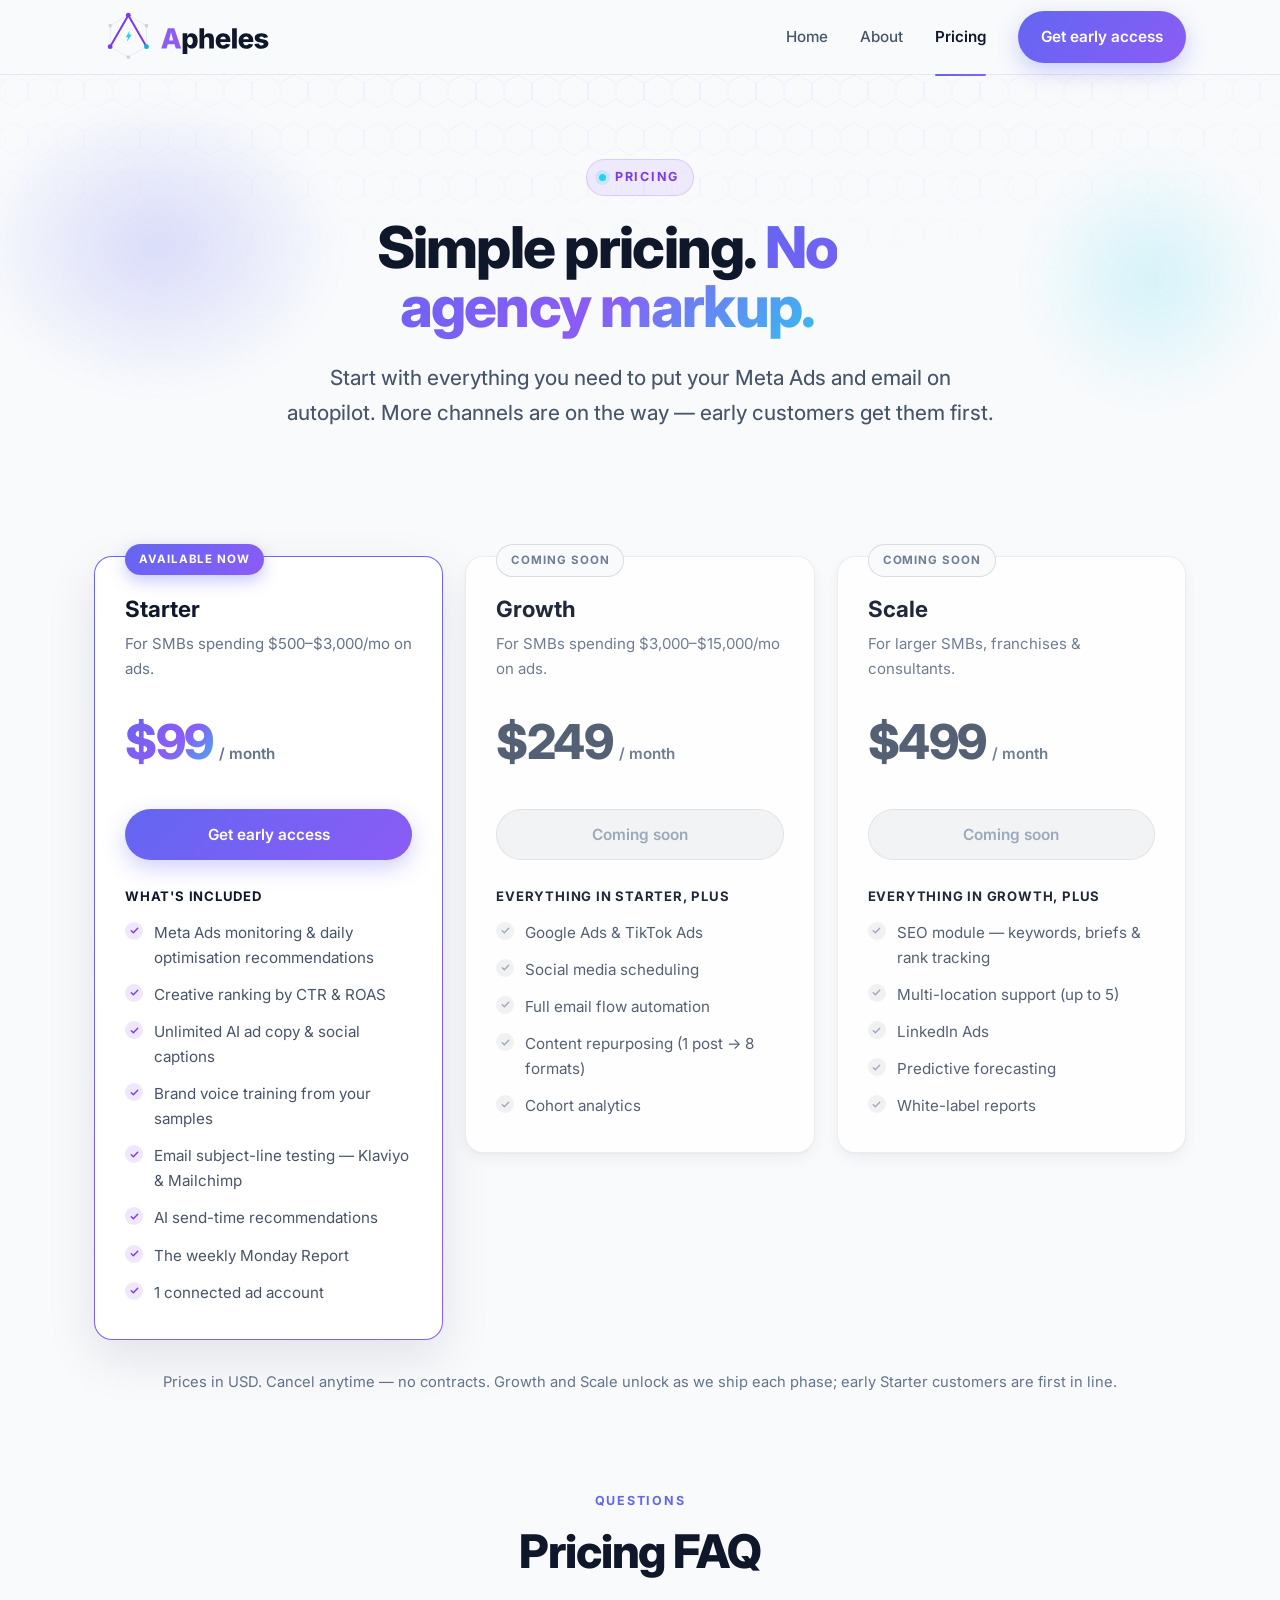
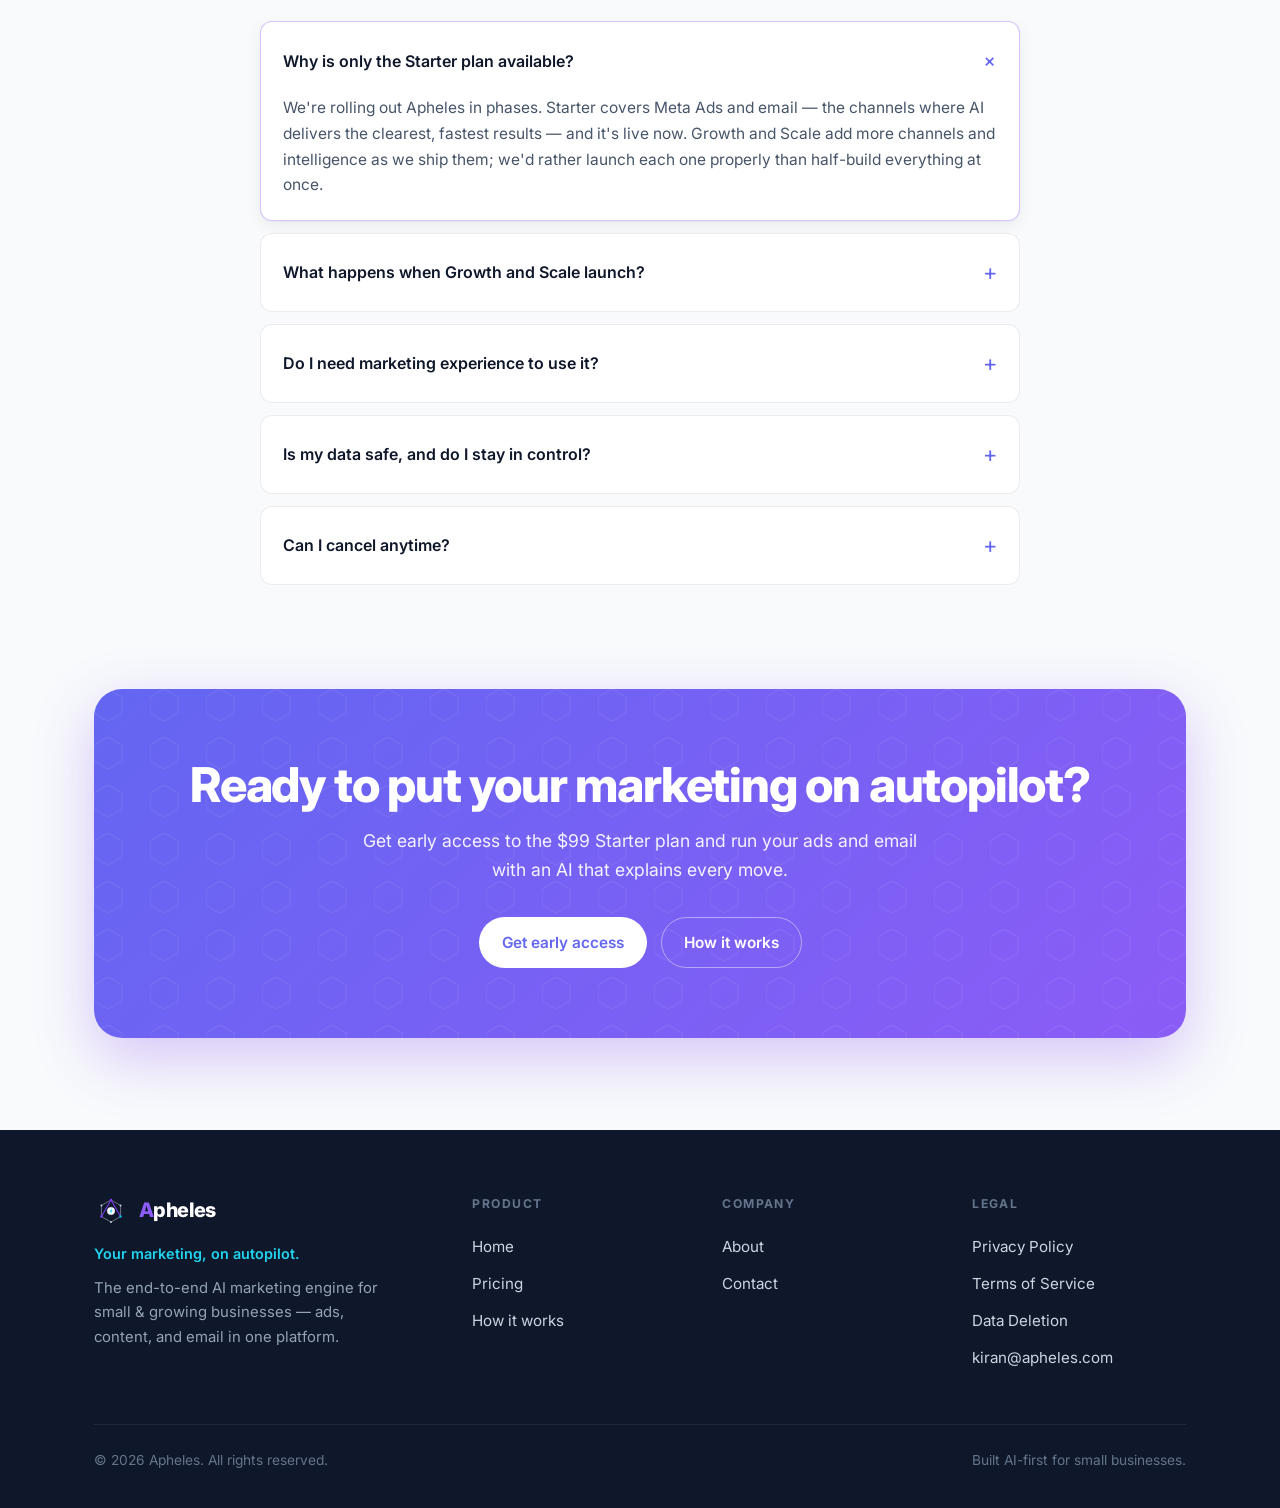
<file: pricing.html>
<!DOCTYPE html>
<html lang="en">
<head>
  <meta charset="UTF-8" />
  <meta name="viewport" content="width=device-width, initial-scale=1.0" />
  <title>Pricing — Apheles</title>
  <meta name="description" content="Start on the $99 Starter plan with Meta Ads and email on autopilot. Growth and Scale tiers coming soon." />
  <meta name="theme-color" content="#7C3AED" />
  <meta property="og:title" content="Pricing — Apheles" />
  <meta property="og:description" content="Start on the $99 Starter plan with Meta Ads and email on autopilot. Growth and Scale tiers coming soon." />
  <meta property="og:type" content="website" />
  <meta property="og:url" content="https://apheles.com/pricing.html" />
  <link rel="preconnect" href="https://fonts.googleapis.com" />
  <link rel="preconnect" href="https://fonts.gstatic.com" crossorigin />
  <link href="https://fonts.googleapis.com/css2?family=Inter:wght@400;500;600;700;800&display=swap" rel="stylesheet" />
  <link rel="icon" href="favicon.ico" sizes="any" />
  <link rel="icon" type="image/png" sizes="32x32" href="favicon-32x32.png" />
  <link rel="apple-touch-icon" href="apple-touch-icon.png" />
  <link rel="manifest" href="site.webmanifest" />
  <link rel="stylesheet" href="styles.css" />
</head>
<body>
  <a class="skip-link" href="#main">Skip to content</a>
  <header class="site">
    <div class="wrap nav">
      <a class="logo-lockup" href="index.html" aria-label="Apheles — home">
        <svg viewBox="0 0 393 160" xmlns="http://www.w3.org/2000/svg"><title>Apheles — Horizontal lockup</title><defs><linearGradient id="gpH" x1="0" y1="0" x2="1" y2="1"><stop offset="0" stop-color="#6366F1"/><stop offset="1" stop-color="#8B5CF6"/></linearGradient></defs><g transform="scale(0.85)"><g transform="translate(85,92)">
    <polygon points="0,-52 45,-26 45,26 0,52 -45,26 -45,-26" fill="none" stroke="#E2E8F0" stroke-width="2"/>
    <g stroke="#7C3AED" stroke-width="5" stroke-linecap="round" stroke-linejoin="round" fill="none">
      <line x1="0" y1="-52" x2="-45" y2="26"/>
      <line x1="0" y1="-52" x2="45" y2="26"/>
    </g>
    <circle cx="45" cy="-26" r="4.5" fill="#CBD5E1"/>
    <circle cx="-45" cy="-26" r="4.5" fill="#CBD5E1"/>
    <circle cx="0" cy="52" r="4.5" fill="#CBD5E1"/>
    <circle cx="0" cy="-52" r="6" fill="#7C3AED"/>
    <circle cx="-45" cy="26" r="6" fill="#7C3AED"/>
    <circle cx="45" cy="26" r="6" fill="#06B6D4"/>
    <circle cx="0" cy="0" r="18" fill="#FFFFFF" stroke="#E2E8F0" stroke-width="1.5"/>
    <path transform="scale(0.95)" d="M4,-15 L-7,3 L-1,3 L-4,15 L9,-4 L2,-4 Z" fill="#22D3EE"/>
  </g></g><g transform="translate(140.2,0)"><path d="M1.3435139656066895 104.0 15.416427612304688 61.802734375H28.79276943206787L43.30068612098694 104.0H32.083505392074585L26.212177753448486 85.55110025405884Q24.80974841117859 80.94732093811035 23.493417382240295 75.75618553161621Q22.177086353302002 70.56505012512207 20.85623002052307 64.96895360946655H23.08108925819397Q21.81007695198059 70.57864332199097 20.61609160900116 75.783371925354Q19.42210626602173 80.98810052871704 18.08311414718628 85.55110025405884L12.445145606994629 104.0ZM10.89767837524414 95.01683282852173V87.38843584060669H33.74652171134949V95.01683282852173Z" fill="#8B5CF6"/><path d="M46.4020938873291 115.837890625V72.337890625H56.151140213012695V77.77312970161438H56.50230932235718Q57.10496640205383 76.34238004684448 58.24004673957825 74.9999965429306Q59.37512707710266 73.65761303901672 61.15534150600433 72.79950964450836Q62.935555934906006 71.94140625 65.46285343170166 71.94140625Q68.80350947380066 71.94140625 71.6689567565918 73.68706727027893Q74.53440403938293 75.43272829055786 76.30159223079681 79.0356376171112Q78.0687804222107 82.63854694366455 78.0687804222107 88.2108588218689Q78.0687804222107 93.57473015785217 76.3695616722107 97.19179964065552Q74.6703429222107 100.80886912345886 71.79413378238678 102.63665974140167Q68.91792464256287 104.46445035934448 65.3835551738739 104.46445035934448Q62.98426604270935 104.46445035934448 61.21877872943878 103.65675795078278Q59.45329141616821 102.84906554222107 58.2898907661438 101.57521843910217Q57.126490116119385 100.30137133598328 56.50230932235718 98.86382508277893H56.27801465988159V115.837890625ZM62.01453733444214 96.74089407920837Q63.9335081577301 96.74089407920837 65.24133133888245 95.67888927459717Q66.54915452003479 94.61688446998596 67.23166990280151 92.68714833259583Q67.91418528556824 90.75741219520569 67.91418528556824 88.197265625Q67.91418528556824 85.62239193916321 67.23506820201874 83.70624899864197Q66.55595111846924 81.79010605812073 65.2481279373169 80.72753429412842Q63.94030475616455 79.66496253013611 62.01453733444214 79.66496253013611Q60.13068342208862 79.66496253013611 58.793972969055176 80.70714449882507Q57.45726251602173 81.74932646751404 56.75322341918945 83.65867280960083Q56.04918432235718 85.56801915168762 56.04918432235718 88.197265625Q56.04918432235718 90.78346467018127 56.75662171840668 92.69904065132141Q57.46405911445618 94.61461663246155 58.80416786670685 95.67775535583496Q60.14427661895752 96.74089407920837 62.01453733444214 96.74089407920837Z M91.76434278488159 85.92938661575317V104.0H81.8884220123291V61.802734375H91.54910564422607V80.33555102348328H90.9294605255127Q92.09398818016052 76.54856657981873 94.57654428482056 74.24498641490936Q97.05910038948059 71.94140625 101.23692035675049 71.94140625Q104.5662579536438 71.94140625 107.0306921005249 73.41972863674164Q109.495126247406 74.89805102348328 110.85110294818878 77.5782858133316Q112.20707964897156 80.25852060317993 112.20707964897156 83.8495306968689V104.0H102.32436227798462V85.75947165489197Q102.32436227798462 83.09624218940735 100.96159589290619 81.57771408557892Q99.59882950782776 80.05918598175049 97.16782522201538 80.05918598175049Q95.56943535804749 80.05918598175049 94.34883749485016 80.75982677936554Q93.12823963165283 81.46046757698059 92.44629120826721 82.76602637767792Q91.76434278488159 84.07158517837524 91.76434278488159 85.92938661575317Z M131.96426057815552 104.5935926437378Q127.01046681404114 104.5935926437378 123.42454552650452 102.62986314296722Q119.8386242389679 100.66613364219666 117.92190396785736 97.01281332969666Q116.00518369674683 93.35949301719666 116.00518369674683 88.29468584060669Q116.00518369674683 83.40206837654114 117.92247092723846 79.72439301013947Q119.8397581577301 76.0467176437378 123.34468376636505 73.9940619468689Q126.849609375 71.94140625 131.6062948703766 71.94140625Q134.94470381736755 71.94140625 137.73879027366638 72.99209260940552Q140.5328767299652 74.04277896881104 142.5832680463791 76.091472864151Q144.63365936279297 78.14016675949097 145.7585413455963 81.14891648292542Q146.88342332839966 84.15766620635986 146.88342332839966 88.09531664848328V90.58524322509766H119.50330924987793V84.81694316864014H142.17769503593445L137.56032252311707 86.18764352798462Q137.56032252311707 83.9764051437378 136.89536559581757 82.39444327354431Q136.23040866851807 80.81248140335083 134.92881512641907 79.95551538467407Q133.62722158432007 79.09854936599731 131.6923897266388 79.09854936599731Q129.75755786895752 79.09854936599731 128.42877793312073 79.96231198310852Q127.09999799728394 80.82607460021973 126.41125297546387 82.36725687980652Q125.7225079536438 83.90843915939331 125.7225079536438 85.99054217338562V90.12079286575317Q125.7225079536438 92.55632591247559 126.52056896686554 94.18813180923462Q127.31862998008728 95.81993770599365 128.77088606357574 96.62819361686707Q130.2231421470642 97.43644952774048 132.14324688911438 97.43644952774048Q133.4742946624756 97.43644952774048 134.56235539913177 97.05979144573212Q135.65041613578796 96.68313336372375 136.4320526123047 95.95870447158813Q137.2136890888214 95.23427557945251 137.61470222473145 94.17963433265686L146.41670513153076 95.62510418891907Q145.63732957839966 98.3483898639679 143.6877567768097 100.36536514759064Q141.73818397521973 102.38234043121338 138.78097224235535 103.48796653747559Q135.82376050949097 104.5935926437378 131.96426057815552 104.5935926437378Z M160.4430537223816 61.802734375V104.0H150.5671329498291V61.802734375Z M180.22402620315552 104.5935926437378Q175.27023243904114 104.5935926437378 171.68431115150452 102.62986314296722Q168.0983898639679 100.66613364219666 166.18166959285736 97.01281332969666Q164.26494932174683 93.35949301719666 164.26494932174683 88.29468584060669Q164.26494932174683 83.40206837654114 166.18223655223846 79.72439301013947Q168.0995237827301 76.0467176437378 171.60444939136505 73.9940619468689Q175.109375 71.94140625 179.8660604953766 71.94140625Q183.20446944236755 71.94140625 185.99855589866638 72.99209260940552Q188.7926423549652 74.04277896881104 190.8430336713791 76.091472864151Q192.89342498779297 78.14016675949097 194.0183069705963 81.14891648292542Q195.14318895339966 84.15766620635986 195.14318895339966 88.09531664848328V90.58524322509766H167.76307487487793V84.81694316864014H190.43746066093445L185.82008814811707 86.18764352798462Q185.82008814811707 83.9764051437378 185.15513122081757 82.39444327354431Q184.49017429351807 80.81248140335083 183.18858075141907 79.95551538467407Q181.88698720932007 79.09854936599731 179.9521553516388 79.09854936599731Q178.01732349395752 79.09854936599731 176.68854355812073 79.96231198310852Q175.35976362228394 80.82607460021973 174.67101860046387 82.36725687980652Q173.9822735786438 83.90843915939331 173.9822735786438 85.99054217338562V90.12079286575317Q173.9822735786438 92.55632591247559 174.78033459186554 94.18813180923462Q175.57839560508728 95.81993770599365 177.03065168857574 96.62819361686707Q178.4829077720642 97.43644952774048 180.40301251411438 97.43644952774048Q181.7340602874756 97.43644952774048 182.82212102413177 97.05979144573212Q183.91018176078796 96.68313336372375 184.6918182373047 95.95870447158813Q185.4734547138214 95.23427557945251 185.87446784973145 94.17963433265686L194.67647075653076 95.62510418891907Q193.89709520339966 98.3483898639679 191.9475224018097 100.36536514759064Q189.99794960021973 102.38234043121338 187.04073786735535 103.48796653747559Q184.08352613449097 104.5935926437378 180.22402620315552 104.5935926437378Z M212.14993929862976 104.5935926437378Q208.09672594070435 104.5935926437378 204.98091769218445 103.44038689136505Q201.86510944366455 102.28718113899231 199.91043746471405 100.12747037410736Q197.95576548576355 97.96775960922241 197.4108829498291 94.94767761230469L206.579922914505 93.50673651695251Q207.1735155582428 95.55258870124817 208.59405648708344 96.60893428325653Q210.01459741592407 97.66527986526489 212.5237729549408 97.66527986526489Q214.5888741016388 97.66527986526489 215.77152025699615 96.93802309036255Q216.95416641235352 96.2107663154602 216.95416641235352 95.00999474525452Q216.95416641235352 93.92703318595886 216.01166903972626 93.25641357898712Q215.069171667099 92.58579397201538 213.08448886871338 92.19837403297424L207.55862617492676 91.12446999549866Q202.86651182174683 90.21255731582642 200.53404784202576 87.92370772361755Q198.2015838623047 85.63485813140869 198.2015838623047 81.99172925949097Q198.2015838623047 78.82098126411438 199.91383230686188 76.57801043987274Q201.62608075141907 74.3350396156311 204.7475516796112 73.13822293281555Q207.86902260780334 71.94140625 212.12161207199097 71.94140625Q216.08873057365417 71.94140625 219.0249890089035 73.0045518875122Q221.96124744415283 74.06769752502441 223.7573263645172 76.02859914302826Q225.5534052848816 77.9895007610321 226.08922338485718 80.7218508720398L217.3619830608368 82.10501742362976Q216.9258530139923 80.51341724395752 215.61519157886505 79.63152921199799Q214.3045301437378 78.74964118003845 212.30059838294983 78.74964118003845Q210.5017054080963 78.74964118003845 209.27487790584564 79.46047341823578Q208.04805040359497 80.1713056564331 208.04805040359497 81.4003975391388Q208.04805040359497 82.35987949371338 208.8166571855545 83.08827364444733Q209.58526396751404 83.81666779518127 211.60732460021973 84.20975041389465L217.66335654258728 85.34256291389465Q222.37699460983276 86.23295187950134 224.6919001340866 88.33884990215302Q227.00680565834045 90.44474792480469 227.00680565834045 93.89529728889465Q227.00680565834045 97.14420962333679 225.09064888954163 99.54747438430786Q223.1744921207428 101.95073914527893 219.82929003238678 103.27216589450836Q216.48408794403076 104.5935926437378 212.14993929862976 104.5935926437378Z" fill="#0F172A"/></g></svg>
      </a>
      <nav class="nav-links" aria-label="Primary">
        <a href="index.html">Home</a>
        <a href="about.html">About</a>
        <a href="pricing.html" class="active">Pricing</a>
        <a class="btn btn-primary" href="mailto:kiran@apheles.com?subject=Early%20access%20%E2%80%94%20Apheles">Get early access</a>
      </nav>
    </div>
  </header>
  <main id="main">

    <section class="hero hexbg" style="padding:84px 0 40px;">
      <span class="glow glow-a" aria-hidden="true"></span>
      <span class="glow glow-b" aria-hidden="true"></span>
      <div class="wrap center" style="max-width:760px;">
        <span class="eyebrow reveal d1"><span class="dot" aria-hidden="true"></span>Pricing</span>
        <h1 class="display reveal d2" style="font-size:clamp(2.3rem,5vw,3.6rem);">Simple pricing. <span class="gtext">No agency markup.</span></h1>
        <p class="lede reveal d3" style="margin-left:auto;margin-right:auto;">Start with everything you need to put your Meta Ads and email on autopilot. More channels are on the way — early customers get them first.</p>
      </div>
    </section>

    <section class="band" style="padding-top:32px;">
      <div class="wrap">
        <div class="price-grid">
          <!-- Starter (ACTIVE) -->
          <div class="plan featured">
            <span class="flag">Available now</span>
            <h3>Starter</h3>
            <div class="sub">For SMBs spending $500–$3,000/mo on ads.</div>
            <div class="price"><span class="amt">$99</span><span class="per">/ month</span></div>
            <a class="btn btn-primary" href="mailto:kiran@apheles.com?subject=Apheles%20Starter%20%E2%80%94%20early%20access">Get early access</a>
            <ul>
              <li class="head">What's included</li>
              <li><span class="ck"><svg viewBox="0 0 24 24" fill="none" stroke="#7C3AED" stroke-width="3" stroke-linecap="round" stroke-linejoin="round"><path d="M5 12.5l4.5 4.5L19 7"/></svg></span><span>Meta Ads monitoring &amp; daily optimisation recommendations</span></li>
              <li><span class="ck"><svg viewBox="0 0 24 24" fill="none" stroke="#7C3AED" stroke-width="3" stroke-linecap="round" stroke-linejoin="round"><path d="M5 12.5l4.5 4.5L19 7"/></svg></span><span>Creative ranking by CTR &amp; ROAS</span></li>
              <li><span class="ck"><svg viewBox="0 0 24 24" fill="none" stroke="#7C3AED" stroke-width="3" stroke-linecap="round" stroke-linejoin="round"><path d="M5 12.5l4.5 4.5L19 7"/></svg></span><span>Unlimited AI ad copy &amp; social captions</span></li>
              <li><span class="ck"><svg viewBox="0 0 24 24" fill="none" stroke="#7C3AED" stroke-width="3" stroke-linecap="round" stroke-linejoin="round"><path d="M5 12.5l4.5 4.5L19 7"/></svg></span><span>Brand voice training from your samples</span></li>
              <li><span class="ck"><svg viewBox="0 0 24 24" fill="none" stroke="#7C3AED" stroke-width="3" stroke-linecap="round" stroke-linejoin="round"><path d="M5 12.5l4.5 4.5L19 7"/></svg></span><span>Email subject-line testing — Klaviyo &amp; Mailchimp</span></li>
              <li><span class="ck"><svg viewBox="0 0 24 24" fill="none" stroke="#7C3AED" stroke-width="3" stroke-linecap="round" stroke-linejoin="round"><path d="M5 12.5l4.5 4.5L19 7"/></svg></span><span>AI send-time recommendations</span></li>
              <li><span class="ck"><svg viewBox="0 0 24 24" fill="none" stroke="#7C3AED" stroke-width="3" stroke-linecap="round" stroke-linejoin="round"><path d="M5 12.5l4.5 4.5L19 7"/></svg></span><span>The weekly Monday Report</span></li>
              <li><span class="ck"><svg viewBox="0 0 24 24" fill="none" stroke="#7C3AED" stroke-width="3" stroke-linecap="round" stroke-linejoin="round"><path d="M5 12.5l4.5 4.5L19 7"/></svg></span><span>1 connected ad account</span></li>
            </ul>
          </div>

          <!-- Growth (COMING SOON) -->
          <div class="plan muted">
            <span class="soon">Coming soon</span>
            <h3>Growth</h3>
            <div class="sub">For SMBs spending $3,000–$15,000/mo on ads.</div>
            <div class="price"><span class="amt">$249</span><span class="per">/ month</span></div>
            <span class="btn btn-disabled" aria-disabled="true">Coming soon</span>
            <ul>
              <li class="head">Everything in Starter, plus</li>
              <li><span class="ck"><svg viewBox="0 0 24 24" fill="none" stroke="#94A3B8" stroke-width="3" stroke-linecap="round" stroke-linejoin="round"><path d="M5 12.5l4.5 4.5L19 7"/></svg></span><span>Google Ads &amp; TikTok Ads</span></li>
              <li><span class="ck"><svg viewBox="0 0 24 24" fill="none" stroke="#94A3B8" stroke-width="3" stroke-linecap="round" stroke-linejoin="round"><path d="M5 12.5l4.5 4.5L19 7"/></svg></span><span>Social media scheduling</span></li>
              <li><span class="ck"><svg viewBox="0 0 24 24" fill="none" stroke="#94A3B8" stroke-width="3" stroke-linecap="round" stroke-linejoin="round"><path d="M5 12.5l4.5 4.5L19 7"/></svg></span><span>Full email flow automation</span></li>
              <li><span class="ck"><svg viewBox="0 0 24 24" fill="none" stroke="#94A3B8" stroke-width="3" stroke-linecap="round" stroke-linejoin="round"><path d="M5 12.5l4.5 4.5L19 7"/></svg></span><span>Content repurposing (1 post &rarr; 8 formats)</span></li>
              <li><span class="ck"><svg viewBox="0 0 24 24" fill="none" stroke="#94A3B8" stroke-width="3" stroke-linecap="round" stroke-linejoin="round"><path d="M5 12.5l4.5 4.5L19 7"/></svg></span><span>Cohort analytics</span></li>
            </ul>
          </div>

          <!-- Scale (COMING SOON) -->
          <div class="plan muted">
            <span class="soon">Coming soon</span>
            <h3>Scale</h3>
            <div class="sub">For larger SMBs, franchises &amp; consultants.</div>
            <div class="price"><span class="amt">$499</span><span class="per">/ month</span></div>
            <span class="btn btn-disabled" aria-disabled="true">Coming soon</span>
            <ul>
              <li class="head">Everything in Growth, plus</li>
              <li><span class="ck"><svg viewBox="0 0 24 24" fill="none" stroke="#94A3B8" stroke-width="3" stroke-linecap="round" stroke-linejoin="round"><path d="M5 12.5l4.5 4.5L19 7"/></svg></span><span>SEO module — keywords, briefs &amp; rank tracking</span></li>
              <li><span class="ck"><svg viewBox="0 0 24 24" fill="none" stroke="#94A3B8" stroke-width="3" stroke-linecap="round" stroke-linejoin="round"><path d="M5 12.5l4.5 4.5L19 7"/></svg></span><span>Multi-location support (up to 5)</span></li>
              <li><span class="ck"><svg viewBox="0 0 24 24" fill="none" stroke="#94A3B8" stroke-width="3" stroke-linecap="round" stroke-linejoin="round"><path d="M5 12.5l4.5 4.5L19 7"/></svg></span><span>LinkedIn Ads</span></li>
              <li><span class="ck"><svg viewBox="0 0 24 24" fill="none" stroke="#94A3B8" stroke-width="3" stroke-linecap="round" stroke-linejoin="round"><path d="M5 12.5l4.5 4.5L19 7"/></svg></span><span>Predictive forecasting</span></li>
              <li><span class="ck"><svg viewBox="0 0 24 24" fill="none" stroke="#94A3B8" stroke-width="3" stroke-linecap="round" stroke-linejoin="round"><path d="M5 12.5l4.5 4.5L19 7"/></svg></span><span>White-label reports</span></li>
            </ul>
          </div>
        </div>
        <p class="center" style="color:var(--muted);font-size:0.92rem;margin-top:30px;">Prices in USD. Cancel anytime — no contracts. Growth and Scale unlock as we ship each phase; early Starter customers are first in line.</p>
      </div>
    </section>

    <section class="band" style="padding-top:0;">
      <div class="wrap">
        <div class="section-head center">
          <span class="kicker">Questions</span>
          <h2>Pricing FAQ</h2>
        </div>
        <div class="faq">
          <details open><summary>Why is only the Starter plan available?</summary><p>We're rolling out Apheles in phases. Starter covers Meta Ads and email — the channels where AI delivers the clearest, fastest results — and it's live now. Growth and Scale add more channels and intelligence as we ship them; we'd rather launch each one properly than half-build everything at once.</p></details>
          <details><summary>What happens when Growth and Scale launch?</summary><p>Starter customers get early access to each new tier as it ships, and you can upgrade whenever you're ready. There's no obligation to move up — Starter remains a complete plan on its own.</p></details>
          <details><summary>Do I need marketing experience to use it?</summary><p>No. Apheles is designed for the founder who handles their own marketing in the gaps of running a business. Every recommendation is explained in plain English, and you approve or reject with a tap.</p></details>
          <details><summary>Is my data safe, and do I stay in control?</summary><p>Yes. You connect your own accounts via secure OAuth, and you can revoke access anytime. The AI only ever recommends — nothing goes live without your approval. See our <a href="privacy.html">Privacy Policy</a> for details.</p></details>
          <details><summary>Can I cancel anytime?</summary><p>Anytime, no contracts. You keep access through the end of your billing period.</p></details>
        </div>
      </div>
    </section>

    <section class="band cta" style="padding-top:0;">
      <div class="wrap">
        <div class="inner">
          <h2>Ready to put your marketing on autopilot?</h2>
          <p>Get early access to the $99 Starter plan and run your ads and email with an AI that explains every move.</p>
          <div class="actions">
            <a class="btn btn-light" href="mailto:kiran@apheles.com?subject=Apheles%20Starter%20%E2%80%94%20early%20access">Get early access</a>
            <a class="btn btn-outline-light" href="index.html#how">How it works</a>
          </div>
        </div>
      </div>
    </section>

  </main>
  <footer class="site">
    <div class="wrap">
      <div class="foot-grid">
        <div class="foot-brand">
          <div class="logo-foot">
            <svg viewBox="0 0 160 160" xmlns="http://www.w3.org/2000/svg"><title>Apheles — Icon</title><defs><linearGradient id="gpF" x1="0" y1="0" x2="1" y2="1"><stop offset="0" stop-color="#6366F1"/><stop offset="1" stop-color="#8B5CF6"/></linearGradient></defs><g transform="translate(80,80)">
    <polygon points="0,-52 45,-26 45,26 0,52 -45,26 -45,-26" fill="none" stroke="#E2E8F0" stroke-width="2"/>
    <g stroke="#7C3AED" stroke-width="5" stroke-linecap="round" stroke-linejoin="round" fill="none">
      <line x1="0" y1="-52" x2="-45" y2="26"/>
      <line x1="0" y1="-52" x2="45" y2="26"/>
    </g>
    <circle cx="45" cy="-26" r="4.5" fill="#CBD5E1"/>
    <circle cx="-45" cy="-26" r="4.5" fill="#CBD5E1"/>
    <circle cx="0" cy="52" r="4.5" fill="#CBD5E1"/>
    <circle cx="0" cy="-52" r="6" fill="#7C3AED"/>
    <circle cx="-45" cy="26" r="6" fill="#7C3AED"/>
    <circle cx="45" cy="26" r="6" fill="#06B6D4"/>
    <circle cx="0" cy="0" r="18" fill="#FFFFFF" stroke="#E2E8F0" stroke-width="1.5"/>
    <path transform="scale(0.95)" d="M4,-15 L-7,3 L-1,3 L-4,15 L9,-4 L2,-4 Z" fill="#22D3EE"/>
  </g></svg>
            <span class="word"><span class="a">A</span>pheles</span>
          </div>
          <div class="tagline">Your marketing, on autopilot.</div>
          <p>The end-to-end AI marketing engine for small &amp; growing businesses — ads, content, and email in one platform.</p>
        </div>
        <div class="foot-col">
          <h5>Product</h5>
          <a href="index.html">Home</a>
          <a href="pricing.html">Pricing</a>
          <a href="index.html#how">How it works</a>
        </div>
        <div class="foot-col">
          <h5>Company</h5>
          <a href="about.html">About</a>
          <a href="mailto:kiran@apheles.com">Contact</a>
        </div>
        <div class="foot-col">
          <h5>Legal</h5>
          <a href="privacy.html">Privacy Policy</a>
          <a href="terms.html">Terms of Service</a>
          <a href="data-deletion.html">Data Deletion</a>
          <a href="mailto:kiran@apheles.com">kiran@apheles.com</a>
        </div>
      </div>
      <div class="foot-bottom">
        <span>&copy; <span id="year">2026</span> Apheles. All rights reserved.</span>
        <span>Built AI-first for small businesses.</span>
      </div>
    </div>
  </footer>
  <script>document.getElementById('year').textContent = new Date().getFullYear();</script>
</body>
</html>
</file>
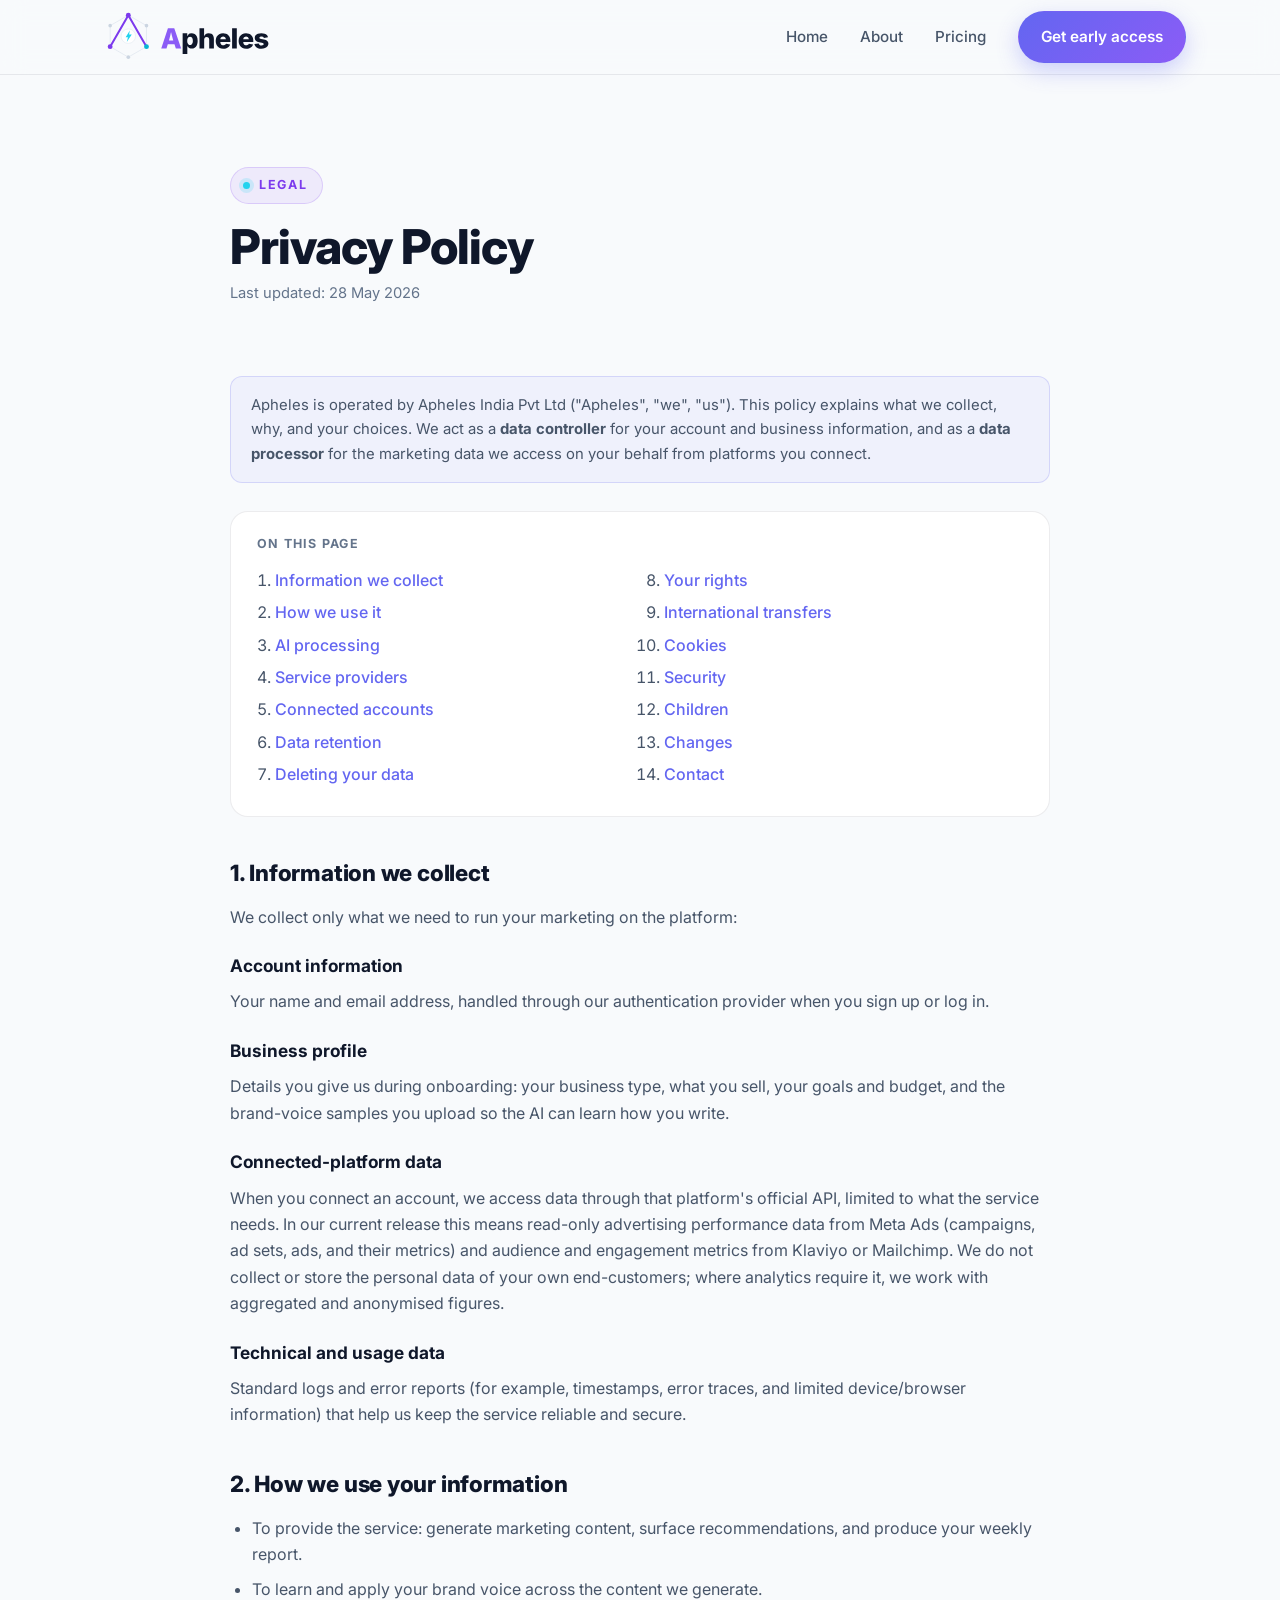
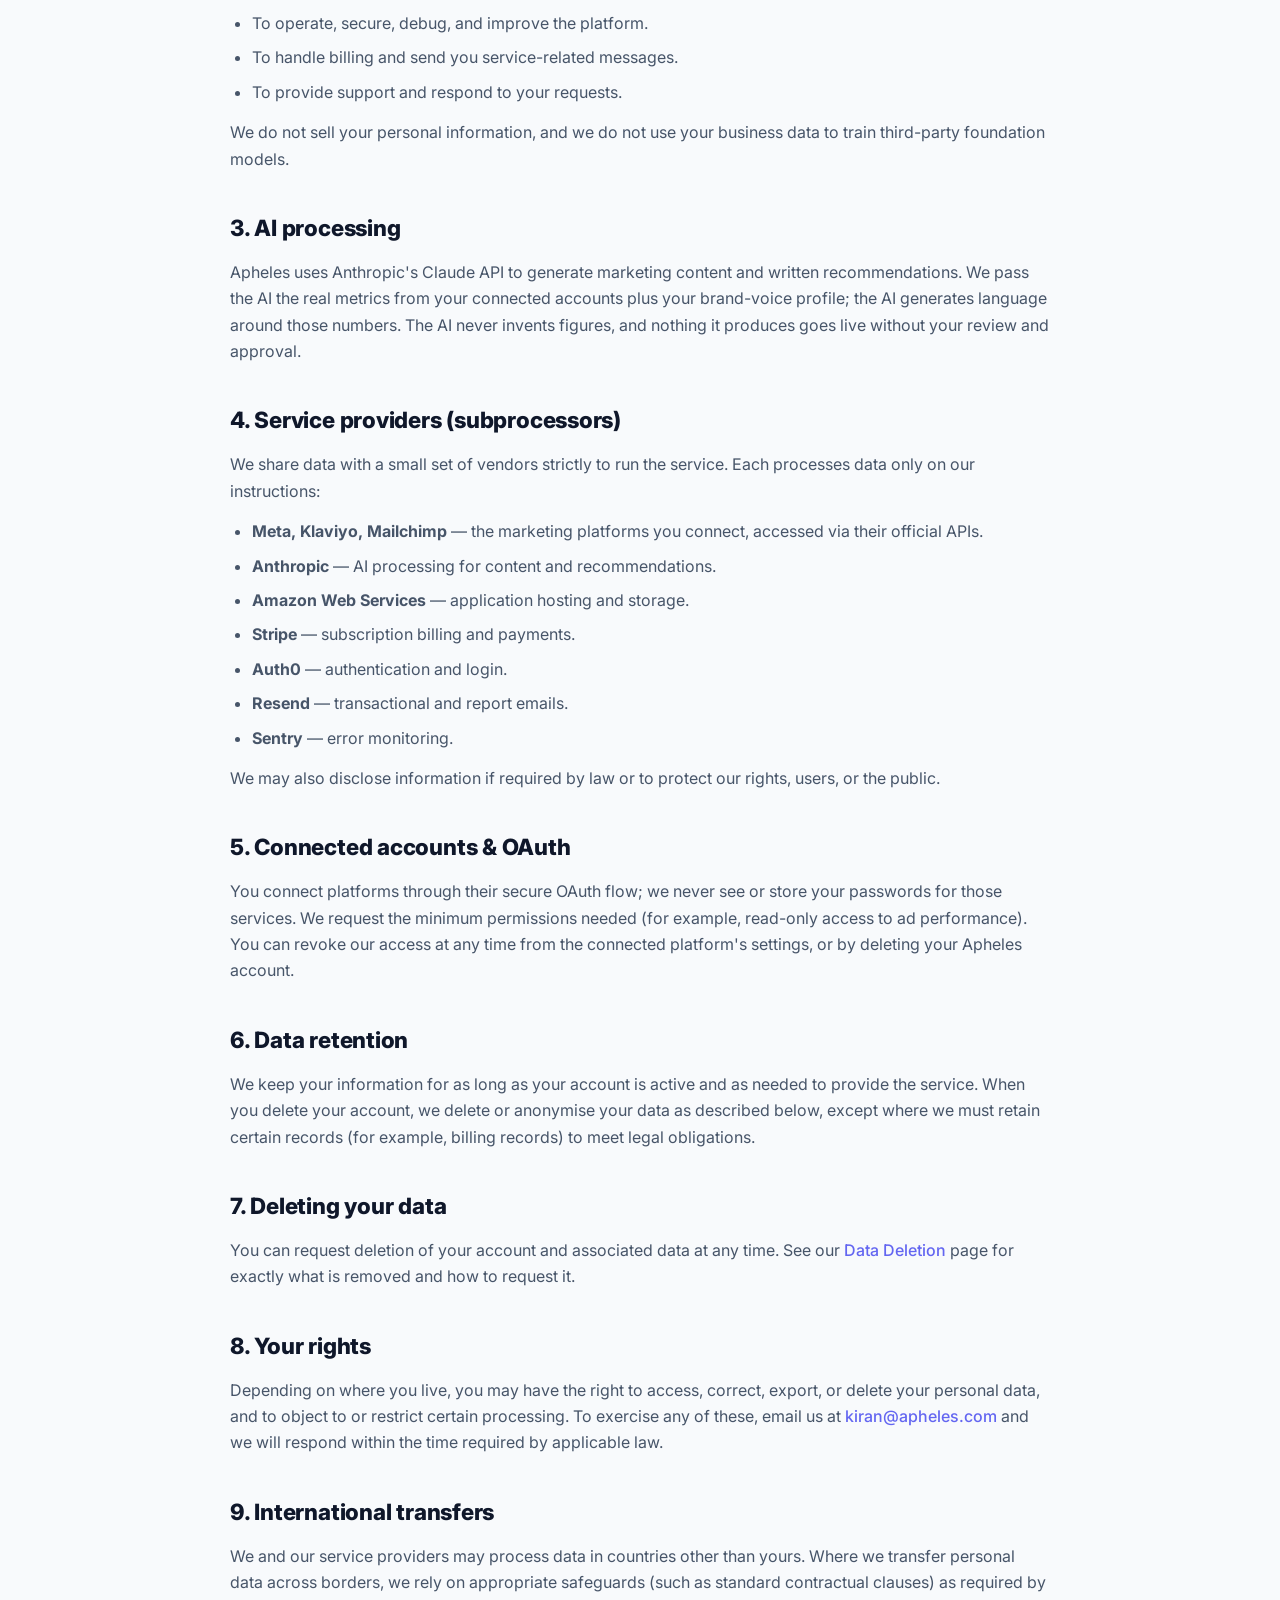
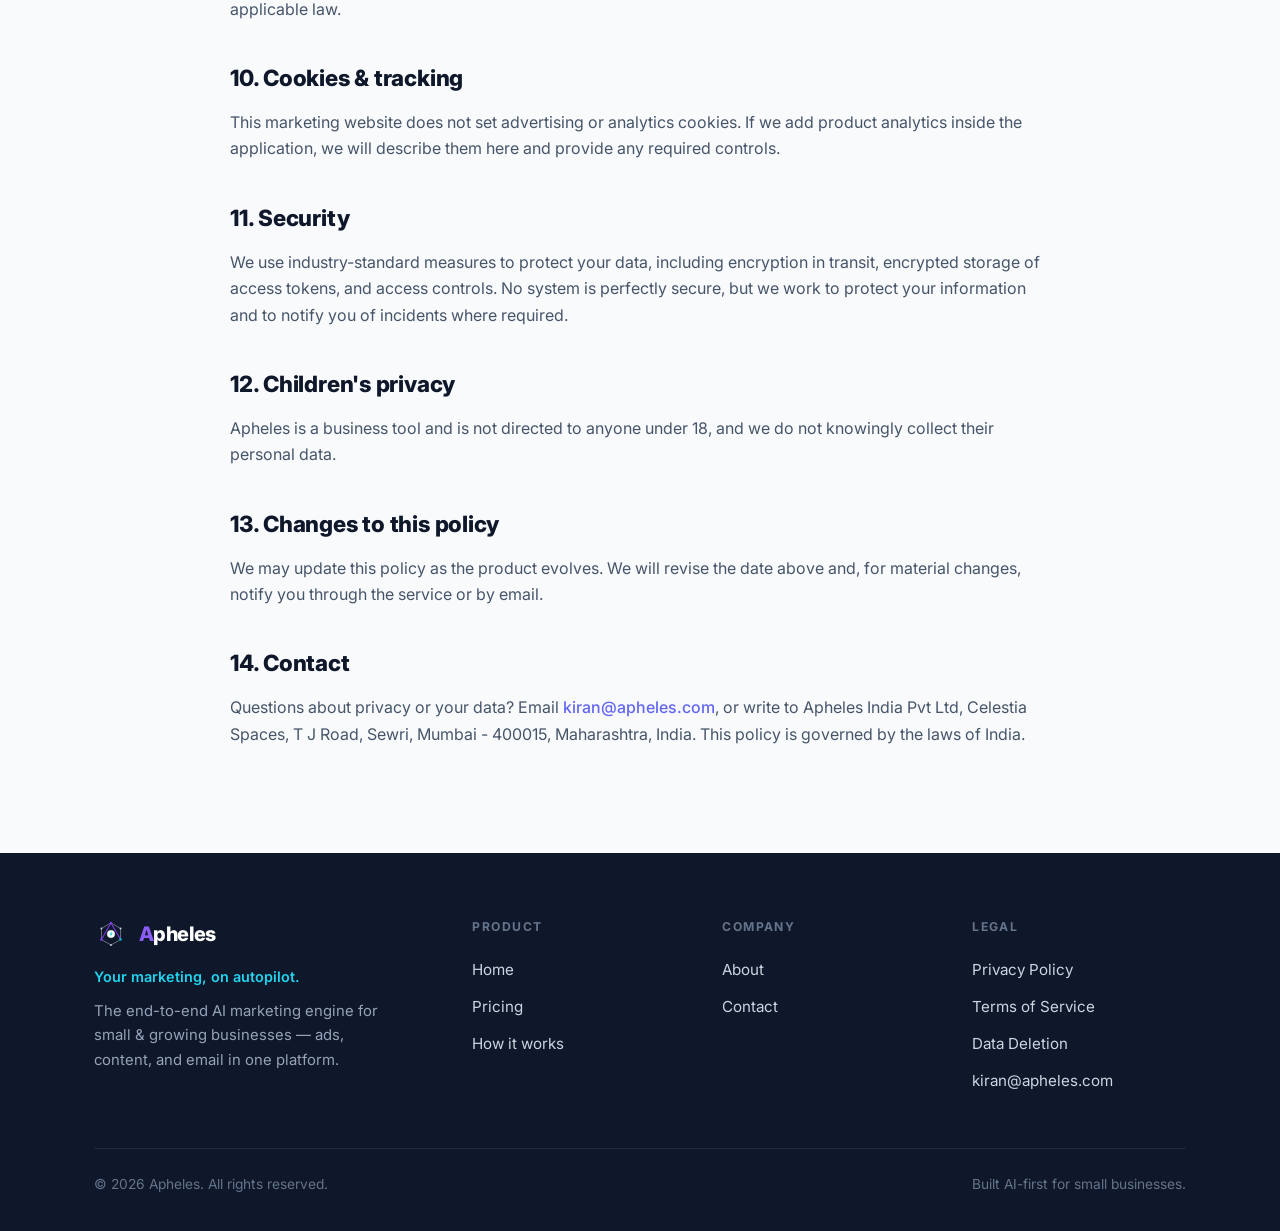
<file: privacy.html>
<!DOCTYPE html>
<html lang="en">
<head>
  <meta charset="UTF-8" />
  <meta name="viewport" content="width=device-width, initial-scale=1.0" />
  <title>Privacy Policy — Apheles</title>
  <meta name="description" content="How Apheles collects, uses, and protects your data." />
  <meta name="theme-color" content="#7C3AED" />
  <link rel="preconnect" href="https://fonts.googleapis.com" />
  <link rel="preconnect" href="https://fonts.gstatic.com" crossorigin />
  <link href="https://fonts.googleapis.com/css2?family=Inter:wght@400;500;600;700;800&display=swap" rel="stylesheet" />
  <link rel="icon" href="favicon.ico" sizes="any" />
  <link rel="icon" type="image/png" sizes="32x32" href="favicon-32x32.png" />
  <link rel="apple-touch-icon" href="apple-touch-icon.png" />
  <link rel="manifest" href="site.webmanifest" />
  <link rel="stylesheet" href="styles.css" />
  <!-- DRAFT for legal review. Apheles touches connected ad-account data; have counsel review before relying on this. -->
</head>
<body>
  <a class="skip-link" href="#main">Skip to content</a>
<header class="site">
    <div class="wrap nav">
      <a class="logo-lockup" href="index.html" aria-label="Apheles — home">
        <svg viewBox="0 0 393 160" xmlns="http://www.w3.org/2000/svg"><title>Apheles — Horizontal lockup</title><defs><linearGradient id="gpH" x1="0" y1="0" x2="1" y2="1"><stop offset="0" stop-color="#6366F1"/><stop offset="1" stop-color="#8B5CF6"/></linearGradient></defs><g transform="scale(0.85)"><g transform="translate(85,92)">
    <polygon points="0,-52 45,-26 45,26 0,52 -45,26 -45,-26" fill="none" stroke="#E2E8F0" stroke-width="2"/>
    <g stroke="#7C3AED" stroke-width="5" stroke-linecap="round" stroke-linejoin="round" fill="none">
      <line x1="0" y1="-52" x2="-45" y2="26"/>
      <line x1="0" y1="-52" x2="45" y2="26"/>
    </g>
    <circle cx="45" cy="-26" r="4.5" fill="#CBD5E1"/>
    <circle cx="-45" cy="-26" r="4.5" fill="#CBD5E1"/>
    <circle cx="0" cy="52" r="4.5" fill="#CBD5E1"/>
    <circle cx="0" cy="-52" r="6" fill="#7C3AED"/>
    <circle cx="-45" cy="26" r="6" fill="#7C3AED"/>
    <circle cx="45" cy="26" r="6" fill="#06B6D4"/>
    <circle cx="0" cy="0" r="18" fill="#FFFFFF" stroke="#E2E8F0" stroke-width="1.5"/>
    <path transform="scale(0.95)" d="M4,-15 L-7,3 L-1,3 L-4,15 L9,-4 L2,-4 Z" fill="#22D3EE"/>
  </g></g><g transform="translate(140.2,0)"><path d="M1.3435139656066895 104.0 15.416427612304688 61.802734375H28.79276943206787L43.30068612098694 104.0H32.083505392074585L26.212177753448486 85.55110025405884Q24.80974841117859 80.94732093811035 23.493417382240295 75.75618553161621Q22.177086353302002 70.56505012512207 20.85623002052307 64.96895360946655H23.08108925819397Q21.81007695198059 70.57864332199097 20.61609160900116 75.783371925354Q19.42210626602173 80.98810052871704 18.08311414718628 85.55110025405884L12.445145606994629 104.0ZM10.89767837524414 95.01683282852173V87.38843584060669H33.74652171134949V95.01683282852173Z" fill="#8B5CF6"/><path d="M46.4020938873291 115.837890625V72.337890625H56.151140213012695V77.77312970161438H56.50230932235718Q57.10496640205383 76.34238004684448 58.24004673957825 74.9999965429306Q59.37512707710266 73.65761303901672 61.15534150600433 72.79950964450836Q62.935555934906006 71.94140625 65.46285343170166 71.94140625Q68.80350947380066 71.94140625 71.6689567565918 73.68706727027893Q74.53440403938293 75.43272829055786 76.30159223079681 79.0356376171112Q78.0687804222107 82.63854694366455 78.0687804222107 88.2108588218689Q78.0687804222107 93.57473015785217 76.3695616722107 97.19179964065552Q74.6703429222107 100.80886912345886 71.79413378238678 102.63665974140167Q68.91792464256287 104.46445035934448 65.3835551738739 104.46445035934448Q62.98426604270935 104.46445035934448 61.21877872943878 103.65675795078278Q59.45329141616821 102.84906554222107 58.2898907661438 101.57521843910217Q57.126490116119385 100.30137133598328 56.50230932235718 98.86382508277893H56.27801465988159V115.837890625ZM62.01453733444214 96.74089407920837Q63.9335081577301 96.74089407920837 65.24133133888245 95.67888927459717Q66.54915452003479 94.61688446998596 67.23166990280151 92.68714833259583Q67.91418528556824 90.75741219520569 67.91418528556824 88.197265625Q67.91418528556824 85.62239193916321 67.23506820201874 83.70624899864197Q66.55595111846924 81.79010605812073 65.2481279373169 80.72753429412842Q63.94030475616455 79.66496253013611 62.01453733444214 79.66496253013611Q60.13068342208862 79.66496253013611 58.793972969055176 80.70714449882507Q57.45726251602173 81.74932646751404 56.75322341918945 83.65867280960083Q56.04918432235718 85.56801915168762 56.04918432235718 88.197265625Q56.04918432235718 90.78346467018127 56.75662171840668 92.69904065132141Q57.46405911445618 94.61461663246155 58.80416786670685 95.67775535583496Q60.14427661895752 96.74089407920837 62.01453733444214 96.74089407920837Z M91.76434278488159 85.92938661575317V104.0H81.8884220123291V61.802734375H91.54910564422607V80.33555102348328H90.9294605255127Q92.09398818016052 76.54856657981873 94.57654428482056 74.24498641490936Q97.05910038948059 71.94140625 101.23692035675049 71.94140625Q104.5662579536438 71.94140625 107.0306921005249 73.41972863674164Q109.495126247406 74.89805102348328 110.85110294818878 77.5782858133316Q112.20707964897156 80.25852060317993 112.20707964897156 83.8495306968689V104.0H102.32436227798462V85.75947165489197Q102.32436227798462 83.09624218940735 100.96159589290619 81.57771408557892Q99.59882950782776 80.05918598175049 97.16782522201538 80.05918598175049Q95.56943535804749 80.05918598175049 94.34883749485016 80.75982677936554Q93.12823963165283 81.46046757698059 92.44629120826721 82.76602637767792Q91.76434278488159 84.07158517837524 91.76434278488159 85.92938661575317Z M131.96426057815552 104.5935926437378Q127.01046681404114 104.5935926437378 123.42454552650452 102.62986314296722Q119.8386242389679 100.66613364219666 117.92190396785736 97.01281332969666Q116.00518369674683 93.35949301719666 116.00518369674683 88.29468584060669Q116.00518369674683 83.40206837654114 117.92247092723846 79.72439301013947Q119.8397581577301 76.0467176437378 123.34468376636505 73.9940619468689Q126.849609375 71.94140625 131.6062948703766 71.94140625Q134.94470381736755 71.94140625 137.73879027366638 72.99209260940552Q140.5328767299652 74.04277896881104 142.5832680463791 76.091472864151Q144.63365936279297 78.14016675949097 145.7585413455963 81.14891648292542Q146.88342332839966 84.15766620635986 146.88342332839966 88.09531664848328V90.58524322509766H119.50330924987793V84.81694316864014H142.17769503593445L137.56032252311707 86.18764352798462Q137.56032252311707 83.9764051437378 136.89536559581757 82.39444327354431Q136.23040866851807 80.81248140335083 134.92881512641907 79.95551538467407Q133.62722158432007 79.09854936599731 131.6923897266388 79.09854936599731Q129.75755786895752 79.09854936599731 128.42877793312073 79.96231198310852Q127.09999799728394 80.82607460021973 126.41125297546387 82.36725687980652Q125.7225079536438 83.90843915939331 125.7225079536438 85.99054217338562V90.12079286575317Q125.7225079536438 92.55632591247559 126.52056896686554 94.18813180923462Q127.31862998008728 95.81993770599365 128.77088606357574 96.62819361686707Q130.2231421470642 97.43644952774048 132.14324688911438 97.43644952774048Q133.4742946624756 97.43644952774048 134.56235539913177 97.05979144573212Q135.65041613578796 96.68313336372375 136.4320526123047 95.95870447158813Q137.2136890888214 95.23427557945251 137.61470222473145 94.17963433265686L146.41670513153076 95.62510418891907Q145.63732957839966 98.3483898639679 143.6877567768097 100.36536514759064Q141.73818397521973 102.38234043121338 138.78097224235535 103.48796653747559Q135.82376050949097 104.5935926437378 131.96426057815552 104.5935926437378Z M160.4430537223816 61.802734375V104.0H150.5671329498291V61.802734375Z M180.22402620315552 104.5935926437378Q175.27023243904114 104.5935926437378 171.68431115150452 102.62986314296722Q168.0983898639679 100.66613364219666 166.18166959285736 97.01281332969666Q164.26494932174683 93.35949301719666 164.26494932174683 88.29468584060669Q164.26494932174683 83.40206837654114 166.18223655223846 79.72439301013947Q168.0995237827301 76.0467176437378 171.60444939136505 73.9940619468689Q175.109375 71.94140625 179.8660604953766 71.94140625Q183.20446944236755 71.94140625 185.99855589866638 72.99209260940552Q188.7926423549652 74.04277896881104 190.8430336713791 76.091472864151Q192.89342498779297 78.14016675949097 194.0183069705963 81.14891648292542Q195.14318895339966 84.15766620635986 195.14318895339966 88.09531664848328V90.58524322509766H167.76307487487793V84.81694316864014H190.43746066093445L185.82008814811707 86.18764352798462Q185.82008814811707 83.9764051437378 185.15513122081757 82.39444327354431Q184.49017429351807 80.81248140335083 183.18858075141907 79.95551538467407Q181.88698720932007 79.09854936599731 179.9521553516388 79.09854936599731Q178.01732349395752 79.09854936599731 176.68854355812073 79.96231198310852Q175.35976362228394 80.82607460021973 174.67101860046387 82.36725687980652Q173.9822735786438 83.90843915939331 173.9822735786438 85.99054217338562V90.12079286575317Q173.9822735786438 92.55632591247559 174.78033459186554 94.18813180923462Q175.57839560508728 95.81993770599365 177.03065168857574 96.62819361686707Q178.4829077720642 97.43644952774048 180.40301251411438 97.43644952774048Q181.7340602874756 97.43644952774048 182.82212102413177 97.05979144573212Q183.91018176078796 96.68313336372375 184.6918182373047 95.95870447158813Q185.4734547138214 95.23427557945251 185.87446784973145 94.17963433265686L194.67647075653076 95.62510418891907Q193.89709520339966 98.3483898639679 191.9475224018097 100.36536514759064Q189.99794960021973 102.38234043121338 187.04073786735535 103.48796653747559Q184.08352613449097 104.5935926437378 180.22402620315552 104.5935926437378Z M212.14993929862976 104.5935926437378Q208.09672594070435 104.5935926437378 204.98091769218445 103.44038689136505Q201.86510944366455 102.28718113899231 199.91043746471405 100.12747037410736Q197.95576548576355 97.96775960922241 197.4108829498291 94.94767761230469L206.579922914505 93.50673651695251Q207.1735155582428 95.55258870124817 208.59405648708344 96.60893428325653Q210.01459741592407 97.66527986526489 212.5237729549408 97.66527986526489Q214.5888741016388 97.66527986526489 215.77152025699615 96.93802309036255Q216.95416641235352 96.2107663154602 216.95416641235352 95.00999474525452Q216.95416641235352 93.92703318595886 216.01166903972626 93.25641357898712Q215.069171667099 92.58579397201538 213.08448886871338 92.19837403297424L207.55862617492676 91.12446999549866Q202.86651182174683 90.21255731582642 200.53404784202576 87.92370772361755Q198.2015838623047 85.63485813140869 198.2015838623047 81.99172925949097Q198.2015838623047 78.82098126411438 199.91383230686188 76.57801043987274Q201.62608075141907 74.3350396156311 204.7475516796112 73.13822293281555Q207.86902260780334 71.94140625 212.12161207199097 71.94140625Q216.08873057365417 71.94140625 219.0249890089035 73.0045518875122Q221.96124744415283 74.06769752502441 223.7573263645172 76.02859914302826Q225.5534052848816 77.9895007610321 226.08922338485718 80.7218508720398L217.3619830608368 82.10501742362976Q216.9258530139923 80.51341724395752 215.61519157886505 79.63152921199799Q214.3045301437378 78.74964118003845 212.30059838294983 78.74964118003845Q210.5017054080963 78.74964118003845 209.27487790584564 79.46047341823578Q208.04805040359497 80.1713056564331 208.04805040359497 81.4003975391388Q208.04805040359497 82.35987949371338 208.8166571855545 83.08827364444733Q209.58526396751404 83.81666779518127 211.60732460021973 84.20975041389465L217.66335654258728 85.34256291389465Q222.37699460983276 86.23295187950134 224.6919001340866 88.33884990215302Q227.00680565834045 90.44474792480469 227.00680565834045 93.89529728889465Q227.00680565834045 97.14420962333679 225.09064888954163 99.54747438430786Q223.1744921207428 101.95073914527893 219.82929003238678 103.27216589450836Q216.48408794403076 104.5935926437378 212.14993929862976 104.5935926437378Z" fill="#0F172A"/></g></svg>
      </a>
      <nav class="nav-links" aria-label="Primary">
        <a href="index.html">Home</a>
        <a href="about.html">About</a>
        <a href="pricing.html">Pricing</a>
        <a class="btn btn-primary" href="mailto:kiran@apheles.com?subject=Early%20access%20%E2%80%94%20Apheles">Get early access</a>
      </nav>
    </div>
  </header>
  <main id="main">
    <section class="band" style="padding-bottom: 28px;">
      <div class="wrap">
        <div class="legal">
          <span class="eyebrow"><span class="dot" aria-hidden="true"></span>Legal</span>
          <h1>Privacy Policy</h1>
          <p class="updated">Last updated: 28 May 2026</p>
        </div>
      </div>
    </section>
    <section class="band" style="padding-top: 0;">
      <div class="wrap">
        <div class="legal">
          <div class="notice">Apheles is operated by Apheles India Pvt Ltd ("Apheles", "we", "us"). This policy explains what we collect, why, and your choices. We act as a <b>data controller</b> for your account and business information, and as a <b>data processor</b> for the marketing data we access on your behalf from platforms you connect.</div>

          <div class="toc">
            <h4>On this page</h4>
            <ol>
              <li><a href="#collect">Information we collect</a></li>
              <li><a href="#use">How we use it</a></li>
              <li><a href="#ai">AI processing</a></li>
              <li><a href="#share">Service providers</a></li>
              <li><a href="#oauth">Connected accounts</a></li>
              <li><a href="#retention">Data retention</a></li>
              <li><a href="#deletion">Deleting your data</a></li>
              <li><a href="#rights">Your rights</a></li>
              <li><a href="#transfers">International transfers</a></li>
              <li><a href="#cookies">Cookies</a></li>
              <li><a href="#security">Security</a></li>
              <li><a href="#children">Children</a></li>
              <li><a href="#changes">Changes</a></li>
              <li><a href="#contact">Contact</a></li>
            </ol>
          </div>

          <h2 id="collect">1. Information we collect</h2>
          <p>We collect only what we need to run your marketing on the platform:</p>
          <h3>Account information</h3>
          <p>Your name and email address, handled through our authentication provider when you sign up or log in.</p>
          <h3>Business profile</h3>
          <p>Details you give us during onboarding: your business type, what you sell, your goals and budget, and the brand-voice samples you upload so the AI can learn how you write.</p>
          <h3>Connected-platform data</h3>
          <p>When you connect an account, we access data through that platform's official API, limited to what the service needs. In our current release this means read-only advertising performance data from Meta Ads (campaigns, ad sets, ads, and their metrics) and audience and engagement metrics from Klaviyo or Mailchimp. We do not collect or store the personal data of your own end-customers; where analytics require it, we work with aggregated and anonymised figures.</p>
          <h3>Technical and usage data</h3>
          <p>Standard logs and error reports (for example, timestamps, error traces, and limited device/browser information) that help us keep the service reliable and secure.</p>

          <h2 id="use">2. How we use your information</h2>
          <ul>
            <li>To provide the service: generate marketing content, surface recommendations, and produce your weekly report.</li>
            <li>To learn and apply your brand voice across the content we generate.</li>
            <li>To operate, secure, debug, and improve the platform.</li>
            <li>To handle billing and send you service-related messages.</li>
            <li>To provide support and respond to your requests.</li>
          </ul>
          <p>We do not sell your personal information, and we do not use your business data to train third-party foundation models.</p>

          <h2 id="ai">3. AI processing</h2>
          <p>Apheles uses Anthropic's Claude API to generate marketing content and written recommendations. We pass the AI the real metrics from your connected accounts plus your brand-voice profile; the AI generates language around those numbers. The AI never invents figures, and nothing it produces goes live without your review and approval.</p>

          <h2 id="share">4. Service providers (subprocessors)</h2>
          <p>We share data with a small set of vendors strictly to run the service. Each processes data only on our instructions:</p>
          <ul>
            <li><b>Meta, Klaviyo, Mailchimp</b> — the marketing platforms you connect, accessed via their official APIs.</li>
            <li><b>Anthropic</b> — AI processing for content and recommendations.</li>
            <li><b>Amazon Web Services</b> — application hosting and storage.</li>
            <li><b>Stripe</b> — subscription billing and payments.</li>
            <li><b>Auth0</b> — authentication and login.</li>
            <li><b>Resend</b> — transactional and report emails.</li>
            <li><b>Sentry</b> — error monitoring.</li>
          </ul>
          <p>We may also disclose information if required by law or to protect our rights, users, or the public.</p>

          <h2 id="oauth">5. Connected accounts &amp; OAuth</h2>
          <p>You connect platforms through their secure OAuth flow; we never see or store your passwords for those services. We request the minimum permissions needed (for example, read-only access to ad performance). You can revoke our access at any time from the connected platform's settings, or by deleting your Apheles account.</p>

          <h2 id="retention">6. Data retention</h2>
          <p>We keep your information for as long as your account is active and as needed to provide the service. When you delete your account, we delete or anonymise your data as described below, except where we must retain certain records (for example, billing records) to meet legal obligations.</p>

          <h2 id="deletion">7. Deleting your data</h2>
          <p>You can request deletion of your account and associated data at any time. See our <a href="data-deletion.html">Data Deletion</a> page for exactly what is removed and how to request it.</p>

          <h2 id="rights">8. Your rights</h2>
          <p>Depending on where you live, you may have the right to access, correct, export, or delete your personal data, and to object to or restrict certain processing. To exercise any of these, email us at <a href="mailto:kiran@apheles.com">kiran@apheles.com</a> and we will respond within the time required by applicable law.</p>

          <h2 id="transfers">9. International transfers</h2>
          <p>We and our service providers may process data in countries other than yours. Where we transfer personal data across borders, we rely on appropriate safeguards (such as standard contractual clauses) as required by applicable law.</p>

          <h2 id="cookies">10. Cookies &amp; tracking</h2>
          <p>This marketing website does not set advertising or analytics cookies. If we add product analytics inside the application, we will describe them here and provide any required controls.</p>

          <h2 id="security">11. Security</h2>
          <p>We use industry-standard measures to protect your data, including encryption in transit, encrypted storage of access tokens, and access controls. No system is perfectly secure, but we work to protect your information and to notify you of incidents where required.</p>

          <h2 id="children">12. Children's privacy</h2>
          <p>Apheles is a business tool and is not directed to anyone under 18, and we do not knowingly collect their personal data.</p>

          <h2 id="changes">13. Changes to this policy</h2>
          <p>We may update this policy as the product evolves. We will revise the date above and, for material changes, notify you through the service or by email.</p>

          <h2 id="contact">14. Contact</h2>
          <p>Questions about privacy or your data? Email <a href="mailto:kiran@apheles.com">kiran@apheles.com</a>, or write to Apheles India Pvt Ltd, Celestia Spaces, T J Road, Sewri, Mumbai - 400015, Maharashtra, India. This policy is governed by the laws of India.</p>
        </div>
      </div>
    </section>
  </main>
<footer class="site">
    <div class="wrap">
      <div class="foot-grid">
        <div class="foot-brand">
          <div class="logo-foot">
            <svg viewBox="0 0 160 160" xmlns="http://www.w3.org/2000/svg"><title>Apheles — Icon</title><defs><linearGradient id="gpF" x1="0" y1="0" x2="1" y2="1"><stop offset="0" stop-color="#6366F1"/><stop offset="1" stop-color="#8B5CF6"/></linearGradient></defs><g transform="translate(80,80)">
    <polygon points="0,-52 45,-26 45,26 0,52 -45,26 -45,-26" fill="none" stroke="#E2E8F0" stroke-width="2"/>
    <g stroke="#7C3AED" stroke-width="5" stroke-linecap="round" stroke-linejoin="round" fill="none">
      <line x1="0" y1="-52" x2="-45" y2="26"/>
      <line x1="0" y1="-52" x2="45" y2="26"/>
    </g>
    <circle cx="45" cy="-26" r="4.5" fill="#CBD5E1"/>
    <circle cx="-45" cy="-26" r="4.5" fill="#CBD5E1"/>
    <circle cx="0" cy="52" r="4.5" fill="#CBD5E1"/>
    <circle cx="0" cy="-52" r="6" fill="#7C3AED"/>
    <circle cx="-45" cy="26" r="6" fill="#7C3AED"/>
    <circle cx="45" cy="26" r="6" fill="#06B6D4"/>
    <circle cx="0" cy="0" r="18" fill="#FFFFFF" stroke="#E2E8F0" stroke-width="1.5"/>
    <path transform="scale(0.95)" d="M4,-15 L-7,3 L-1,3 L-4,15 L9,-4 L2,-4 Z" fill="#22D3EE"/>
  </g></svg>
            <span class="word"><span class="a">A</span>pheles</span>
          </div>
          <div class="tagline">Your marketing, on autopilot.</div>
          <p>The end-to-end AI marketing engine for small &amp; growing businesses — ads, content, and email in one platform.</p>
        </div>
        <div class="foot-col">
          <h5>Product</h5>
          <a href="index.html">Home</a>
          <a href="pricing.html">Pricing</a>
          <a href="index.html#how">How it works</a>
        </div>
        <div class="foot-col">
          <h5>Company</h5>
          <a href="about.html">About</a>
          <a href="mailto:kiran@apheles.com">Contact</a>
        </div>
        <div class="foot-col">
          <h5>Legal</h5>
          <a href="privacy.html">Privacy Policy</a>
          <a href="terms.html">Terms of Service</a>
          <a href="data-deletion.html">Data Deletion</a>
          <a href="mailto:kiran@apheles.com">kiran@apheles.com</a>
        </div>
      </div>
      <div class="foot-bottom">
        <span>&copy; <span id="year">2026</span> Apheles. All rights reserved.</span>
        <span>Built AI-first for small businesses.</span>
      </div>
    </div>
  </footer>
  <script>document.getElementById('year').textContent = new Date().getFullYear();</script>
</body>
</html>
</file>
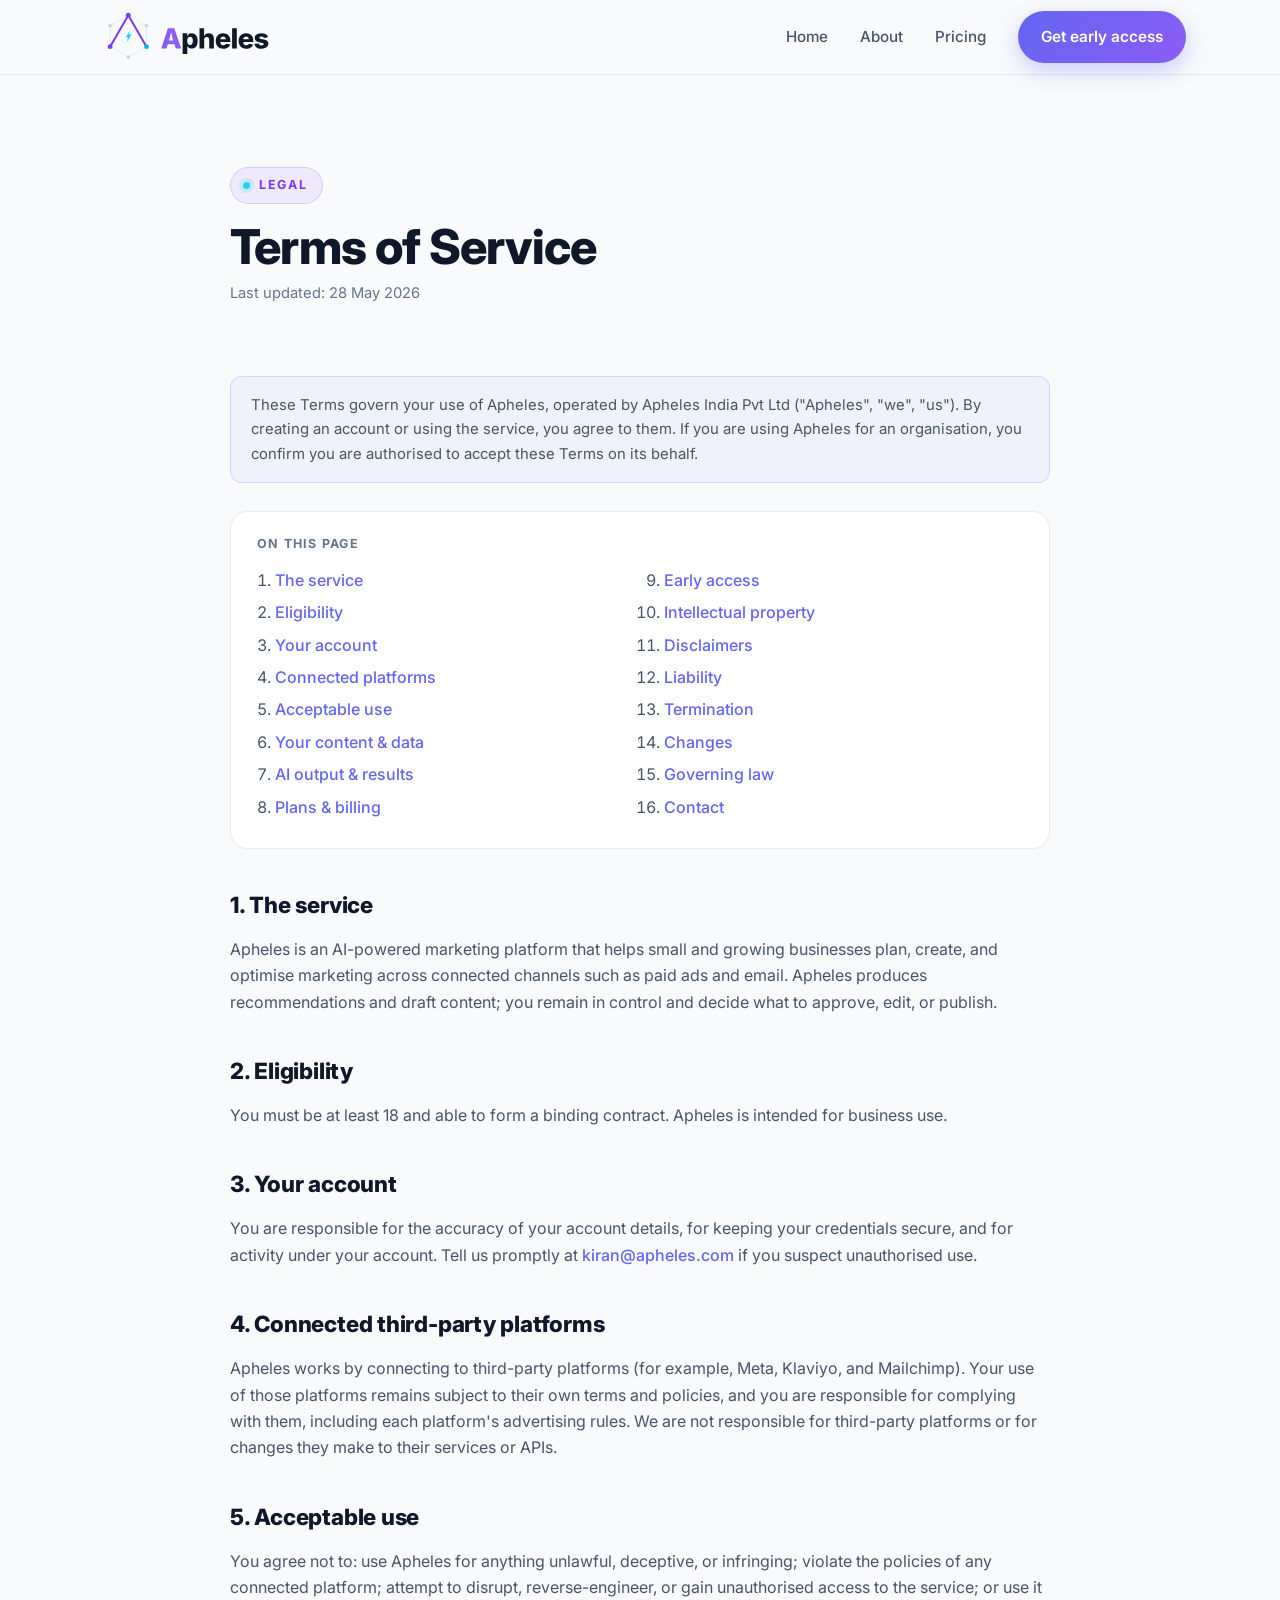
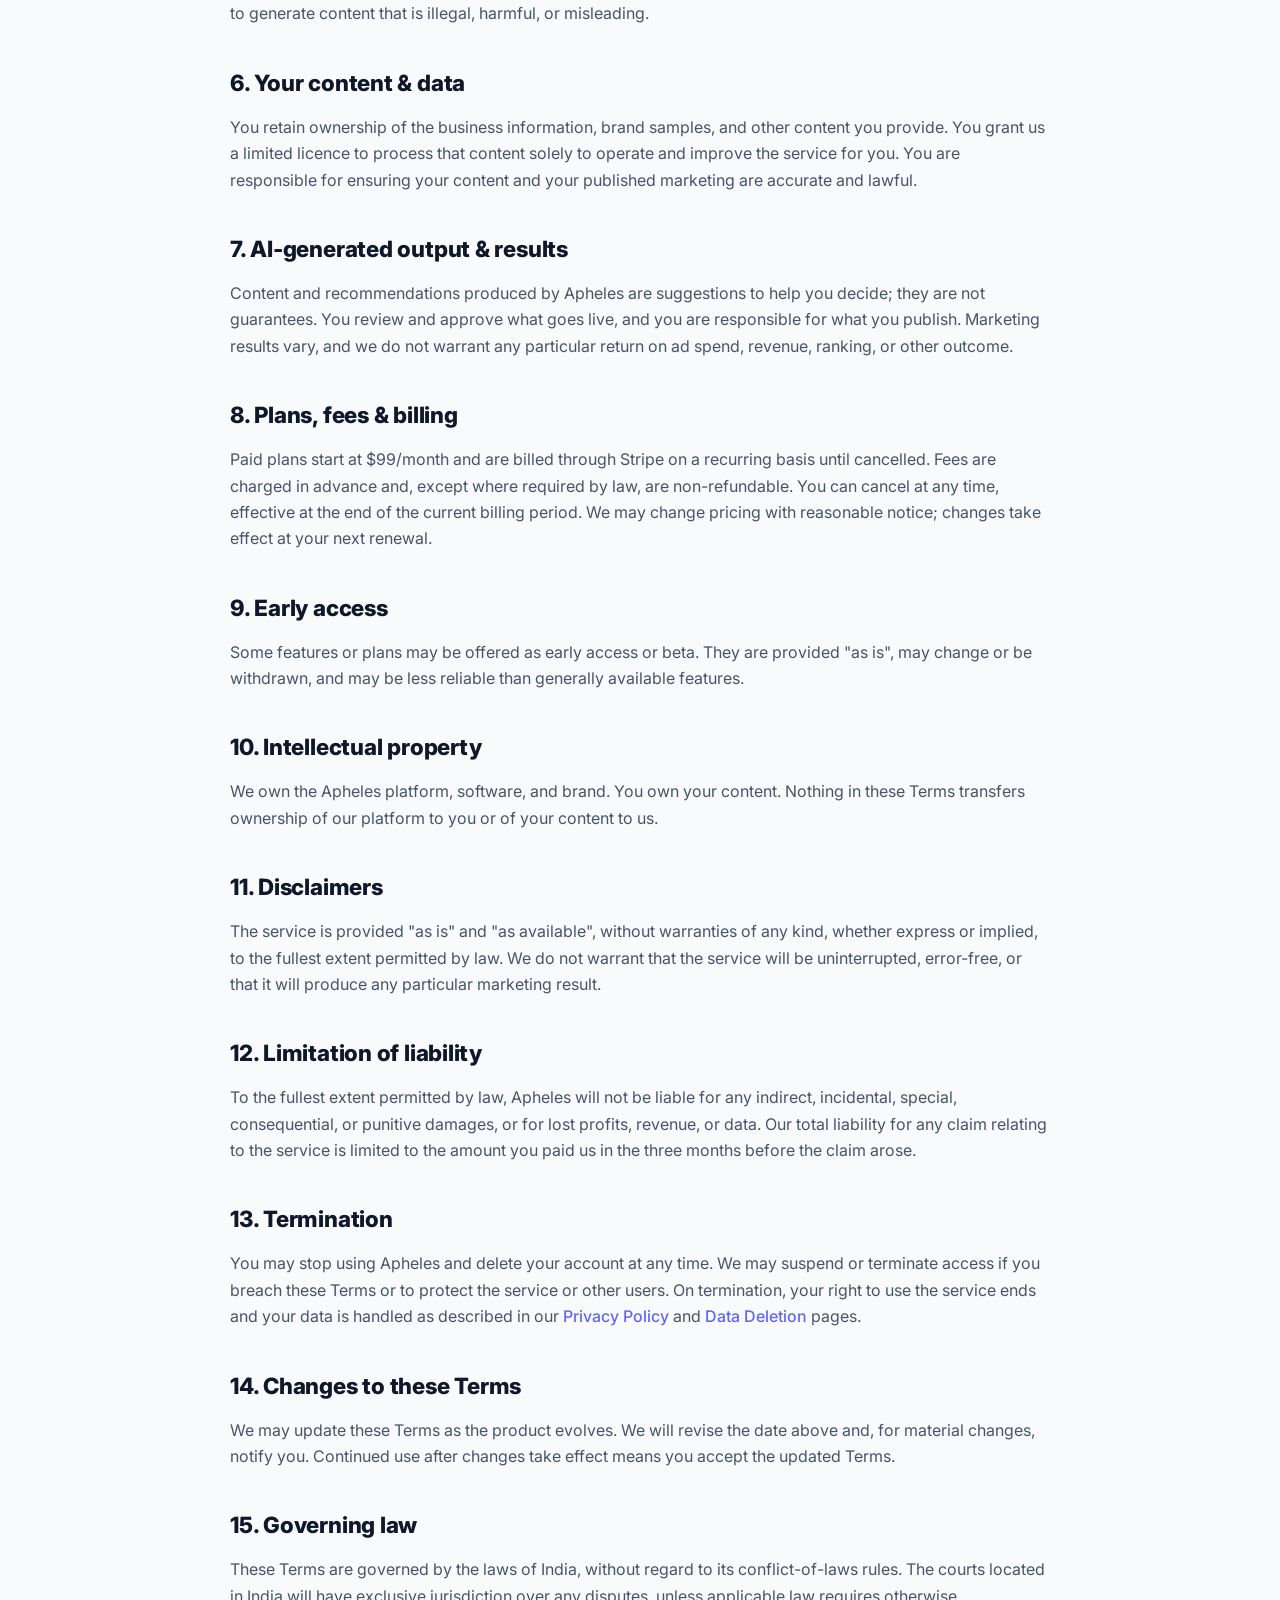
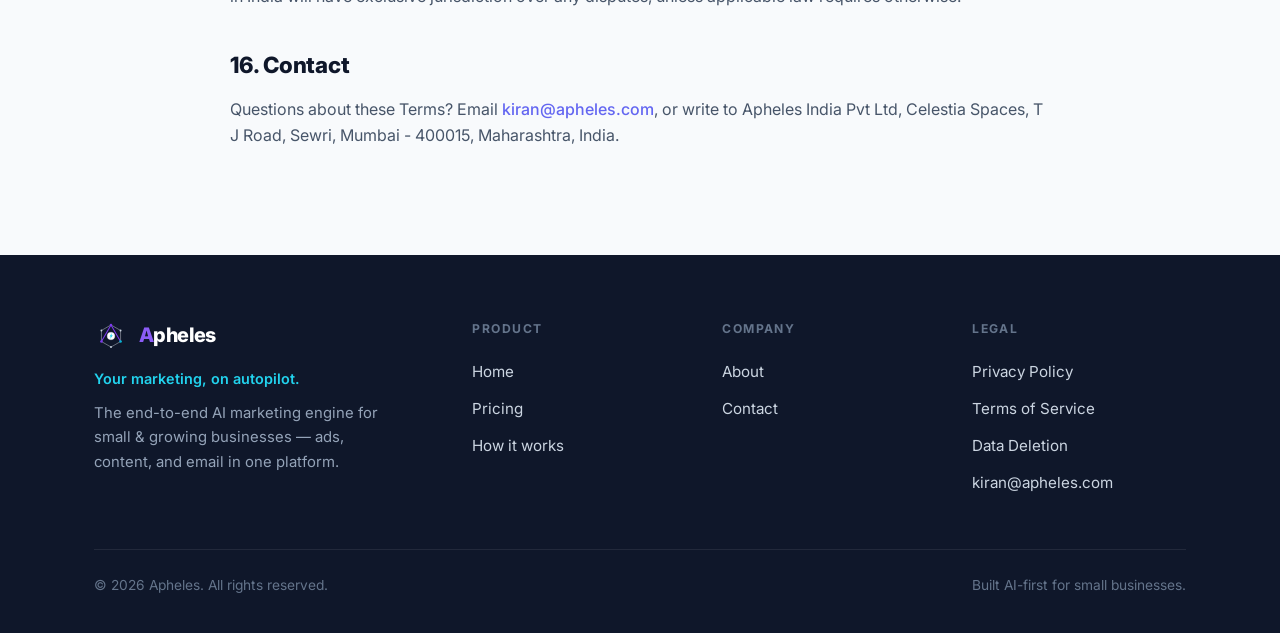
<file: terms.html>
<!DOCTYPE html>
<html lang="en">
<head>
  <meta charset="UTF-8" />
  <meta name="viewport" content="width=device-width, initial-scale=1.0" />
  <title>Terms of Service — Apheles</title>
  <meta name="description" content="The terms that govern your use of Apheles." />
  <meta name="theme-color" content="#7C3AED" />
  <link rel="preconnect" href="https://fonts.googleapis.com" />
  <link rel="preconnect" href="https://fonts.gstatic.com" crossorigin />
  <link href="https://fonts.googleapis.com/css2?family=Inter:wght@400;500;600;700;800&display=swap" rel="stylesheet" />
  <link rel="icon" href="favicon.ico" sizes="any" />
  <link rel="icon" type="image/png" sizes="32x32" href="favicon-32x32.png" />
  <link rel="apple-touch-icon" href="apple-touch-icon.png" />
  <link rel="manifest" href="site.webmanifest" />
  <link rel="stylesheet" href="styles.css" />
  <!-- DRAFT for legal review. Apheles touches connected ad-account data; have counsel review before relying on this. -->
</head>
<body>
  <a class="skip-link" href="#main">Skip to content</a>
<header class="site">
    <div class="wrap nav">
      <a class="logo-lockup" href="index.html" aria-label="Apheles — home">
        <svg viewBox="0 0 393 160" xmlns="http://www.w3.org/2000/svg"><title>Apheles — Horizontal lockup</title><defs><linearGradient id="gpH" x1="0" y1="0" x2="1" y2="1"><stop offset="0" stop-color="#6366F1"/><stop offset="1" stop-color="#8B5CF6"/></linearGradient></defs><g transform="scale(0.85)"><g transform="translate(85,92)">
    <polygon points="0,-52 45,-26 45,26 0,52 -45,26 -45,-26" fill="none" stroke="#E2E8F0" stroke-width="2"/>
    <g stroke="#7C3AED" stroke-width="5" stroke-linecap="round" stroke-linejoin="round" fill="none">
      <line x1="0" y1="-52" x2="-45" y2="26"/>
      <line x1="0" y1="-52" x2="45" y2="26"/>
    </g>
    <circle cx="45" cy="-26" r="4.5" fill="#CBD5E1"/>
    <circle cx="-45" cy="-26" r="4.5" fill="#CBD5E1"/>
    <circle cx="0" cy="52" r="4.5" fill="#CBD5E1"/>
    <circle cx="0" cy="-52" r="6" fill="#7C3AED"/>
    <circle cx="-45" cy="26" r="6" fill="#7C3AED"/>
    <circle cx="45" cy="26" r="6" fill="#06B6D4"/>
    <circle cx="0" cy="0" r="18" fill="#FFFFFF" stroke="#E2E8F0" stroke-width="1.5"/>
    <path transform="scale(0.95)" d="M4,-15 L-7,3 L-1,3 L-4,15 L9,-4 L2,-4 Z" fill="#22D3EE"/>
  </g></g><g transform="translate(140.2,0)"><path d="M1.3435139656066895 104.0 15.416427612304688 61.802734375H28.79276943206787L43.30068612098694 104.0H32.083505392074585L26.212177753448486 85.55110025405884Q24.80974841117859 80.94732093811035 23.493417382240295 75.75618553161621Q22.177086353302002 70.56505012512207 20.85623002052307 64.96895360946655H23.08108925819397Q21.81007695198059 70.57864332199097 20.61609160900116 75.783371925354Q19.42210626602173 80.98810052871704 18.08311414718628 85.55110025405884L12.445145606994629 104.0ZM10.89767837524414 95.01683282852173V87.38843584060669H33.74652171134949V95.01683282852173Z" fill="#8B5CF6"/><path d="M46.4020938873291 115.837890625V72.337890625H56.151140213012695V77.77312970161438H56.50230932235718Q57.10496640205383 76.34238004684448 58.24004673957825 74.9999965429306Q59.37512707710266 73.65761303901672 61.15534150600433 72.79950964450836Q62.935555934906006 71.94140625 65.46285343170166 71.94140625Q68.80350947380066 71.94140625 71.6689567565918 73.68706727027893Q74.53440403938293 75.43272829055786 76.30159223079681 79.0356376171112Q78.0687804222107 82.63854694366455 78.0687804222107 88.2108588218689Q78.0687804222107 93.57473015785217 76.3695616722107 97.19179964065552Q74.6703429222107 100.80886912345886 71.79413378238678 102.63665974140167Q68.91792464256287 104.46445035934448 65.3835551738739 104.46445035934448Q62.98426604270935 104.46445035934448 61.21877872943878 103.65675795078278Q59.45329141616821 102.84906554222107 58.2898907661438 101.57521843910217Q57.126490116119385 100.30137133598328 56.50230932235718 98.86382508277893H56.27801465988159V115.837890625ZM62.01453733444214 96.74089407920837Q63.9335081577301 96.74089407920837 65.24133133888245 95.67888927459717Q66.54915452003479 94.61688446998596 67.23166990280151 92.68714833259583Q67.91418528556824 90.75741219520569 67.91418528556824 88.197265625Q67.91418528556824 85.62239193916321 67.23506820201874 83.70624899864197Q66.55595111846924 81.79010605812073 65.2481279373169 80.72753429412842Q63.94030475616455 79.66496253013611 62.01453733444214 79.66496253013611Q60.13068342208862 79.66496253013611 58.793972969055176 80.70714449882507Q57.45726251602173 81.74932646751404 56.75322341918945 83.65867280960083Q56.04918432235718 85.56801915168762 56.04918432235718 88.197265625Q56.04918432235718 90.78346467018127 56.75662171840668 92.69904065132141Q57.46405911445618 94.61461663246155 58.80416786670685 95.67775535583496Q60.14427661895752 96.74089407920837 62.01453733444214 96.74089407920837Z M91.76434278488159 85.92938661575317V104.0H81.8884220123291V61.802734375H91.54910564422607V80.33555102348328H90.9294605255127Q92.09398818016052 76.54856657981873 94.57654428482056 74.24498641490936Q97.05910038948059 71.94140625 101.23692035675049 71.94140625Q104.5662579536438 71.94140625 107.0306921005249 73.41972863674164Q109.495126247406 74.89805102348328 110.85110294818878 77.5782858133316Q112.20707964897156 80.25852060317993 112.20707964897156 83.8495306968689V104.0H102.32436227798462V85.75947165489197Q102.32436227798462 83.09624218940735 100.96159589290619 81.57771408557892Q99.59882950782776 80.05918598175049 97.16782522201538 80.05918598175049Q95.56943535804749 80.05918598175049 94.34883749485016 80.75982677936554Q93.12823963165283 81.46046757698059 92.44629120826721 82.76602637767792Q91.76434278488159 84.07158517837524 91.76434278488159 85.92938661575317Z M131.96426057815552 104.5935926437378Q127.01046681404114 104.5935926437378 123.42454552650452 102.62986314296722Q119.8386242389679 100.66613364219666 117.92190396785736 97.01281332969666Q116.00518369674683 93.35949301719666 116.00518369674683 88.29468584060669Q116.00518369674683 83.40206837654114 117.92247092723846 79.72439301013947Q119.8397581577301 76.0467176437378 123.34468376636505 73.9940619468689Q126.849609375 71.94140625 131.6062948703766 71.94140625Q134.94470381736755 71.94140625 137.73879027366638 72.99209260940552Q140.5328767299652 74.04277896881104 142.5832680463791 76.091472864151Q144.63365936279297 78.14016675949097 145.7585413455963 81.14891648292542Q146.88342332839966 84.15766620635986 146.88342332839966 88.09531664848328V90.58524322509766H119.50330924987793V84.81694316864014H142.17769503593445L137.56032252311707 86.18764352798462Q137.56032252311707 83.9764051437378 136.89536559581757 82.39444327354431Q136.23040866851807 80.81248140335083 134.92881512641907 79.95551538467407Q133.62722158432007 79.09854936599731 131.6923897266388 79.09854936599731Q129.75755786895752 79.09854936599731 128.42877793312073 79.96231198310852Q127.09999799728394 80.82607460021973 126.41125297546387 82.36725687980652Q125.7225079536438 83.90843915939331 125.7225079536438 85.99054217338562V90.12079286575317Q125.7225079536438 92.55632591247559 126.52056896686554 94.18813180923462Q127.31862998008728 95.81993770599365 128.77088606357574 96.62819361686707Q130.2231421470642 97.43644952774048 132.14324688911438 97.43644952774048Q133.4742946624756 97.43644952774048 134.56235539913177 97.05979144573212Q135.65041613578796 96.68313336372375 136.4320526123047 95.95870447158813Q137.2136890888214 95.23427557945251 137.61470222473145 94.17963433265686L146.41670513153076 95.62510418891907Q145.63732957839966 98.3483898639679 143.6877567768097 100.36536514759064Q141.73818397521973 102.38234043121338 138.78097224235535 103.48796653747559Q135.82376050949097 104.5935926437378 131.96426057815552 104.5935926437378Z M160.4430537223816 61.802734375V104.0H150.5671329498291V61.802734375Z M180.22402620315552 104.5935926437378Q175.27023243904114 104.5935926437378 171.68431115150452 102.62986314296722Q168.0983898639679 100.66613364219666 166.18166959285736 97.01281332969666Q164.26494932174683 93.35949301719666 164.26494932174683 88.29468584060669Q164.26494932174683 83.40206837654114 166.18223655223846 79.72439301013947Q168.0995237827301 76.0467176437378 171.60444939136505 73.9940619468689Q175.109375 71.94140625 179.8660604953766 71.94140625Q183.20446944236755 71.94140625 185.99855589866638 72.99209260940552Q188.7926423549652 74.04277896881104 190.8430336713791 76.091472864151Q192.89342498779297 78.14016675949097 194.0183069705963 81.14891648292542Q195.14318895339966 84.15766620635986 195.14318895339966 88.09531664848328V90.58524322509766H167.76307487487793V84.81694316864014H190.43746066093445L185.82008814811707 86.18764352798462Q185.82008814811707 83.9764051437378 185.15513122081757 82.39444327354431Q184.49017429351807 80.81248140335083 183.18858075141907 79.95551538467407Q181.88698720932007 79.09854936599731 179.9521553516388 79.09854936599731Q178.01732349395752 79.09854936599731 176.68854355812073 79.96231198310852Q175.35976362228394 80.82607460021973 174.67101860046387 82.36725687980652Q173.9822735786438 83.90843915939331 173.9822735786438 85.99054217338562V90.12079286575317Q173.9822735786438 92.55632591247559 174.78033459186554 94.18813180923462Q175.57839560508728 95.81993770599365 177.03065168857574 96.62819361686707Q178.4829077720642 97.43644952774048 180.40301251411438 97.43644952774048Q181.7340602874756 97.43644952774048 182.82212102413177 97.05979144573212Q183.91018176078796 96.68313336372375 184.6918182373047 95.95870447158813Q185.4734547138214 95.23427557945251 185.87446784973145 94.17963433265686L194.67647075653076 95.62510418891907Q193.89709520339966 98.3483898639679 191.9475224018097 100.36536514759064Q189.99794960021973 102.38234043121338 187.04073786735535 103.48796653747559Q184.08352613449097 104.5935926437378 180.22402620315552 104.5935926437378Z M212.14993929862976 104.5935926437378Q208.09672594070435 104.5935926437378 204.98091769218445 103.44038689136505Q201.86510944366455 102.28718113899231 199.91043746471405 100.12747037410736Q197.95576548576355 97.96775960922241 197.4108829498291 94.94767761230469L206.579922914505 93.50673651695251Q207.1735155582428 95.55258870124817 208.59405648708344 96.60893428325653Q210.01459741592407 97.66527986526489 212.5237729549408 97.66527986526489Q214.5888741016388 97.66527986526489 215.77152025699615 96.93802309036255Q216.95416641235352 96.2107663154602 216.95416641235352 95.00999474525452Q216.95416641235352 93.92703318595886 216.01166903972626 93.25641357898712Q215.069171667099 92.58579397201538 213.08448886871338 92.19837403297424L207.55862617492676 91.12446999549866Q202.86651182174683 90.21255731582642 200.53404784202576 87.92370772361755Q198.2015838623047 85.63485813140869 198.2015838623047 81.99172925949097Q198.2015838623047 78.82098126411438 199.91383230686188 76.57801043987274Q201.62608075141907 74.3350396156311 204.7475516796112 73.13822293281555Q207.86902260780334 71.94140625 212.12161207199097 71.94140625Q216.08873057365417 71.94140625 219.0249890089035 73.0045518875122Q221.96124744415283 74.06769752502441 223.7573263645172 76.02859914302826Q225.5534052848816 77.9895007610321 226.08922338485718 80.7218508720398L217.3619830608368 82.10501742362976Q216.9258530139923 80.51341724395752 215.61519157886505 79.63152921199799Q214.3045301437378 78.74964118003845 212.30059838294983 78.74964118003845Q210.5017054080963 78.74964118003845 209.27487790584564 79.46047341823578Q208.04805040359497 80.1713056564331 208.04805040359497 81.4003975391388Q208.04805040359497 82.35987949371338 208.8166571855545 83.08827364444733Q209.58526396751404 83.81666779518127 211.60732460021973 84.20975041389465L217.66335654258728 85.34256291389465Q222.37699460983276 86.23295187950134 224.6919001340866 88.33884990215302Q227.00680565834045 90.44474792480469 227.00680565834045 93.89529728889465Q227.00680565834045 97.14420962333679 225.09064888954163 99.54747438430786Q223.1744921207428 101.95073914527893 219.82929003238678 103.27216589450836Q216.48408794403076 104.5935926437378 212.14993929862976 104.5935926437378Z" fill="#0F172A"/></g></svg>
      </a>
      <nav class="nav-links" aria-label="Primary">
        <a href="index.html">Home</a>
        <a href="about.html">About</a>
        <a href="pricing.html">Pricing</a>
        <a class="btn btn-primary" href="mailto:kiran@apheles.com?subject=Early%20access%20%E2%80%94%20Apheles">Get early access</a>
      </nav>
    </div>
  </header>
  <main id="main">
    <section class="band" style="padding-bottom: 28px;">
      <div class="wrap">
        <div class="legal">
          <span class="eyebrow"><span class="dot" aria-hidden="true"></span>Legal</span>
          <h1>Terms of Service</h1>
          <p class="updated">Last updated: 28 May 2026</p>
        </div>
      </div>
    </section>
    <section class="band" style="padding-top: 0;">
      <div class="wrap">
        <div class="legal">
          <div class="notice">These Terms govern your use of Apheles, operated by Apheles India Pvt Ltd ("Apheles", "we", "us"). By creating an account or using the service, you agree to them. If you are using Apheles for an organisation, you confirm you are authorised to accept these Terms on its behalf.</div>

          <div class="toc">
            <h4>On this page</h4>
            <ol>
              <li><a href="#service">The service</a></li>
              <li><a href="#eligibility">Eligibility</a></li>
              <li><a href="#account">Your account</a></li>
              <li><a href="#connected">Connected platforms</a></li>
              <li><a href="#use">Acceptable use</a></li>
              <li><a href="#content">Your content &amp; data</a></li>
              <li><a href="#ai">AI output &amp; results</a></li>
              <li><a href="#billing">Plans &amp; billing</a></li>
              <li><a href="#beta">Early access</a></li>
              <li><a href="#ip">Intellectual property</a></li>
              <li><a href="#disclaimer">Disclaimers</a></li>
              <li><a href="#liability">Liability</a></li>
              <li><a href="#termination">Termination</a></li>
              <li><a href="#changes">Changes</a></li>
              <li><a href="#law">Governing law</a></li>
              <li><a href="#contact">Contact</a></li>
            </ol>
          </div>

          <h2 id="service">1. The service</h2>
          <p>Apheles is an AI-powered marketing platform that helps small and growing businesses plan, create, and optimise marketing across connected channels such as paid ads and email. Apheles produces recommendations and draft content; you remain in control and decide what to approve, edit, or publish.</p>

          <h2 id="eligibility">2. Eligibility</h2>
          <p>You must be at least 18 and able to form a binding contract. Apheles is intended for business use.</p>

          <h2 id="account">3. Your account</h2>
          <p>You are responsible for the accuracy of your account details, for keeping your credentials secure, and for activity under your account. Tell us promptly at <a href="mailto:kiran@apheles.com">kiran@apheles.com</a> if you suspect unauthorised use.</p>

          <h2 id="connected">4. Connected third-party platforms</h2>
          <p>Apheles works by connecting to third-party platforms (for example, Meta, Klaviyo, and Mailchimp). Your use of those platforms remains subject to their own terms and policies, and you are responsible for complying with them, including each platform's advertising rules. We are not responsible for third-party platforms or for changes they make to their services or APIs.</p>

          <h2 id="use">5. Acceptable use</h2>
          <p>You agree not to: use Apheles for anything unlawful, deceptive, or infringing; violate the policies of any connected platform; attempt to disrupt, reverse-engineer, or gain unauthorised access to the service; or use it to generate content that is illegal, harmful, or misleading.</p>

          <h2 id="content">6. Your content &amp; data</h2>
          <p>You retain ownership of the business information, brand samples, and other content you provide. You grant us a limited licence to process that content solely to operate and improve the service for you. You are responsible for ensuring your content and your published marketing are accurate and lawful.</p>

          <h2 id="ai">7. AI-generated output &amp; results</h2>
          <p>Content and recommendations produced by Apheles are suggestions to help you decide; they are not guarantees. You review and approve what goes live, and you are responsible for what you publish. Marketing results vary, and we do not warrant any particular return on ad spend, revenue, ranking, or other outcome.</p>

          <h2 id="billing">8. Plans, fees &amp; billing</h2>
          <p>Paid plans start at $99/month and are billed through Stripe on a recurring basis until cancelled. Fees are charged in advance and, except where required by law, are non-refundable. You can cancel at any time, effective at the end of the current billing period. We may change pricing with reasonable notice; changes take effect at your next renewal.</p>

          <h2 id="beta">9. Early access</h2>
          <p>Some features or plans may be offered as early access or beta. They are provided "as is", may change or be withdrawn, and may be less reliable than generally available features.</p>

          <h2 id="ip">10. Intellectual property</h2>
          <p>We own the Apheles platform, software, and brand. You own your content. Nothing in these Terms transfers ownership of our platform to you or of your content to us.</p>

          <h2 id="disclaimer">11. Disclaimers</h2>
          <p>The service is provided "as is" and "as available", without warranties of any kind, whether express or implied, to the fullest extent permitted by law. We do not warrant that the service will be uninterrupted, error-free, or that it will produce any particular marketing result.</p>

          <h2 id="liability">12. Limitation of liability</h2>
          <p>To the fullest extent permitted by law, Apheles will not be liable for any indirect, incidental, special, consequential, or punitive damages, or for lost profits, revenue, or data. Our total liability for any claim relating to the service is limited to the amount you paid us in the three months before the claim arose.</p>

          <h2 id="termination">13. Termination</h2>
          <p>You may stop using Apheles and delete your account at any time. We may suspend or terminate access if you breach these Terms or to protect the service or other users. On termination, your right to use the service ends and your data is handled as described in our <a href="privacy.html">Privacy Policy</a> and <a href="data-deletion.html">Data Deletion</a> pages.</p>

          <h2 id="changes">14. Changes to these Terms</h2>
          <p>We may update these Terms as the product evolves. We will revise the date above and, for material changes, notify you. Continued use after changes take effect means you accept the updated Terms.</p>

          <h2 id="law">15. Governing law</h2>
          <p>These Terms are governed by the laws of India, without regard to its conflict-of-laws rules. The courts located in India will have exclusive jurisdiction over any disputes, unless applicable law requires otherwise.</p>

          <h2 id="contact">16. Contact</h2>
          <p>Questions about these Terms? Email <a href="mailto:kiran@apheles.com">kiran@apheles.com</a>, or write to Apheles India Pvt Ltd, Celestia Spaces, T J Road, Sewri, Mumbai - 400015, Maharashtra, India.</p>
        </div>
      </div>
    </section>
  </main>
<footer class="site">
    <div class="wrap">
      <div class="foot-grid">
        <div class="foot-brand">
          <div class="logo-foot">
            <svg viewBox="0 0 160 160" xmlns="http://www.w3.org/2000/svg"><title>Apheles — Icon</title><defs><linearGradient id="gpF" x1="0" y1="0" x2="1" y2="1"><stop offset="0" stop-color="#6366F1"/><stop offset="1" stop-color="#8B5CF6"/></linearGradient></defs><g transform="translate(80,80)">
    <polygon points="0,-52 45,-26 45,26 0,52 -45,26 -45,-26" fill="none" stroke="#E2E8F0" stroke-width="2"/>
    <g stroke="#7C3AED" stroke-width="5" stroke-linecap="round" stroke-linejoin="round" fill="none">
      <line x1="0" y1="-52" x2="-45" y2="26"/>
      <line x1="0" y1="-52" x2="45" y2="26"/>
    </g>
    <circle cx="45" cy="-26" r="4.5" fill="#CBD5E1"/>
    <circle cx="-45" cy="-26" r="4.5" fill="#CBD5E1"/>
    <circle cx="0" cy="52" r="4.5" fill="#CBD5E1"/>
    <circle cx="0" cy="-52" r="6" fill="#7C3AED"/>
    <circle cx="-45" cy="26" r="6" fill="#7C3AED"/>
    <circle cx="45" cy="26" r="6" fill="#06B6D4"/>
    <circle cx="0" cy="0" r="18" fill="#FFFFFF" stroke="#E2E8F0" stroke-width="1.5"/>
    <path transform="scale(0.95)" d="M4,-15 L-7,3 L-1,3 L-4,15 L9,-4 L2,-4 Z" fill="#22D3EE"/>
  </g></svg>
            <span class="word"><span class="a">A</span>pheles</span>
          </div>
          <div class="tagline">Your marketing, on autopilot.</div>
          <p>The end-to-end AI marketing engine for small &amp; growing businesses — ads, content, and email in one platform.</p>
        </div>
        <div class="foot-col">
          <h5>Product</h5>
          <a href="index.html">Home</a>
          <a href="pricing.html">Pricing</a>
          <a href="index.html#how">How it works</a>
        </div>
        <div class="foot-col">
          <h5>Company</h5>
          <a href="about.html">About</a>
          <a href="mailto:kiran@apheles.com">Contact</a>
        </div>
        <div class="foot-col">
          <h5>Legal</h5>
          <a href="privacy.html">Privacy Policy</a>
          <a href="terms.html">Terms of Service</a>
          <a href="data-deletion.html">Data Deletion</a>
          <a href="mailto:kiran@apheles.com">kiran@apheles.com</a>
        </div>
      </div>
      <div class="foot-bottom">
        <span>&copy; <span id="year">2026</span> Apheles. All rights reserved.</span>
        <span>Built AI-first for small businesses.</span>
      </div>
    </div>
  </footer>
  <script>document.getElementById('year').textContent = new Date().getFullYear();</script>
</body>
</html>
</file>
<file: styles.css>
/* ============================================================
   APHELES — Brand Design System
   Built from the official brand kit tokens.
   Violet #7C3AED · Purple #8B5CF6 · Indigo #6366F1 · Cyan #22D3EE
   Ink #0F172A · Mist #F8FAFC · Gradient 135° #6366F1 → #8B5CF6
   Typeface: Inter (800 display / 500 body)
   ============================================================ */

:root {
  /* Brand */
  --violet: #7C3AED;
  --purple: #8B5CF6;
  --indigo: #6366F1;
  --cyan:   #22D3EE;
  --ink:    #0F172A;
  --mist:   #F8FAFC;
  --grad:   linear-gradient(135deg, #6366F1 0%, #8B5CF6 100%);
  --grad-bolt: linear-gradient(135deg, #6366F1 0%, #8B5CF6 55%, #22D3EE 110%);

  /* Neutrals (slate family, harmonised with Ink) */
  --bg: #F8FAFC;
  --surface: #FFFFFF;
  --ink-2: #475569;
  --muted: #64748B;
  --faint: #94A3B8;
  --line: rgba(15, 23, 42, 0.08);
  --line-2: rgba(15, 23, 42, 0.14);

  --shadow-sm: 0 1px 2px rgba(15,23,42,.04), 0 6px 18px rgba(15,23,42,.06);
  --shadow-md: 0 18px 50px rgba(15,23,42,.10);
  --shadow-glow: 0 20px 60px rgba(124,58,237,.28);

  --radius: 18px;
  --radius-sm: 12px;
  --radius-pill: 999px;
  --maxw: 1140px;

  --font: 'Inter', -apple-system, BlinkMacSystemFont, 'Segoe UI', sans-serif;
}

* { box-sizing: border-box; margin: 0; padding: 0; }
html { scroll-behavior: smooth; }

body {
  font-family: var(--font);
  font-weight: 400;
  background: var(--bg);
  color: var(--ink);
  line-height: 1.65;
  -webkit-font-smoothing: antialiased;
  text-rendering: optimizeLegibility;
}

a { color: inherit; text-decoration: none; }
img, svg { display: block; }

.wrap { width: 100%; max-width: var(--maxw); margin: 0 auto; padding: 0 24px; }

.skip-link {
  position: absolute; left: -999px; top: 0; z-index: 300;
  background: var(--ink); color: #fff; padding: 10px 16px; border-radius: 10px; font-weight: 600;
}
.skip-link:focus { left: 16px; top: 16px; }

/* ---------- Typography helpers ---------- */
.display {
  font-weight: 800; letter-spacing: -0.03em; line-height: 1.04;
  font-size: clamp(2.6rem, 6vw, 4.6rem);
}
.gtext {
  background: var(--grad-bolt); -webkit-background-clip: text; background-clip: text;
  -webkit-text-fill-color: transparent; color: transparent;
}
.eyebrow {
  display: inline-flex; align-items: center; gap: 9px;
  font-size: 0.78rem; font-weight: 700; letter-spacing: 0.14em; text-transform: uppercase;
  color: var(--violet); background: rgba(124,58,237,0.08);
  padding: 7px 14px 7px 12px; border-radius: var(--radius-pill);
  border: 1px solid rgba(124,58,237,0.18);
}
.eyebrow .dot { width: 7px; height: 7px; border-radius: 50%; background: var(--cyan); box-shadow: 0 0 0 4px rgba(34,211,238,0.18); }
.kicker { font-size: 0.78rem; font-weight: 700; letter-spacing: 0.14em; text-transform: uppercase; color: var(--indigo); }

/* ---------- Buttons ---------- */
.btn {
  display: inline-flex; align-items: center; gap: 9px;
  font-family: var(--font); font-weight: 600; font-size: 0.96rem;
  padding: 12px 22px; border-radius: var(--radius-pill); border: 1px solid transparent;
  cursor: pointer; transition: transform .15s ease, box-shadow .25s ease, background .2s ease, border-color .2s ease, opacity .2s ease;
  white-space: nowrap;
}
.btn-primary { background: var(--grad); color: #fff; box-shadow: 0 8px 22px rgba(99,102,241,.30); }
.btn-primary:hover { transform: translateY(-2px); box-shadow: var(--shadow-glow); }
.btn-ghost { background: transparent; color: var(--ink); border-color: var(--line-2); }
.btn-ghost:hover { background: rgba(15,23,42,0.04); transform: translateY(-2px); }
.btn-cyan { background: var(--cyan); color: var(--ink); font-weight: 700; }
.btn-cyan:hover { transform: translateY(-2px); box-shadow: 0 12px 30px rgba(34,211,238,.35); }
.btn-disabled { background: rgba(15,23,42,0.05); color: var(--faint); border-color: var(--line); cursor: not-allowed; }
.btn-disabled:hover { transform: none; box-shadow: none; }
.btn-light { background: #fff; color: var(--indigo); }
.btn-light:hover { transform: translateY(-2px); box-shadow: var(--shadow-md); }
.btn-outline-light { background: transparent; color: #fff; border-color: rgba(255,255,255,0.45); }
.btn-outline-light:hover { background: rgba(255,255,255,0.10); transform: translateY(-2px); }

/* ---------- Header / nav ---------- */
header.site {
  position: sticky; top: 0; z-index: 100;
  background: rgba(248,250,252,0.82);
  backdrop-filter: saturate(160%) blur(12px);
  border-bottom: 1px solid var(--line);
}
.nav { display: flex; align-items: center; justify-content: space-between; height: 74px; }
.logo-lockup svg { height: 76px; width: auto; }
.nav-links { display: flex; align-items: center; gap: 32px; }
.nav-links a:not(.btn) { font-weight: 500; font-size: 0.95rem; color: var(--ink-2); transition: color .2s; position: relative; }
.nav-links a:not(.btn):hover { color: var(--ink); }
.nav-links a.active { color: var(--ink); font-weight: 600; }
.nav-links a.active::after { content: ""; position: absolute; left: 0; right: 0; bottom: -26px; height: 2px; background: var(--grad); border-radius: 2px; }

/* ---------- Decorative backgrounds ---------- */
.hexbg { position: relative; overflow: hidden; }
.hexbg::before {
  content: ""; position: absolute; inset: 0; z-index: 0; pointer-events: none;
  background-image: url("data:image/svg+xml,%3Csvg xmlns='http://www.w3.org/2000/svg' width='56' height='48' viewBox='0 0 56 48'%3E%3Cpath d='M14 0l14 8v16l-14 8L0 24V8z' fill='none' stroke='%237C3AED' stroke-opacity='0.05' stroke-width='1.2'/%3E%3Cpath d='M42 0l14 8v16l-14 8-14-8V8z' fill='none' stroke='%236366F1' stroke-opacity='0.05' stroke-width='1.2'/%3E%3C/svg%3E");
  -webkit-mask-image: radial-gradient(120% 80% at 50% 0%, #000 0%, transparent 70%);
  mask-image: radial-gradient(120% 80% at 50% 0%, #000 0%, transparent 70%);
}
.glow { position: absolute; border-radius: 50%; pointer-events: none; z-index: 0; filter: blur(10px); }

/* ---------- Hero ---------- */
.hero { position: relative; padding: 104px 0 88px; }
.hero .wrap { position: relative; z-index: 2; }
.hero .glow-a { width: 520px; height: 420px; left: -8%; top: -10%; background: radial-gradient(50% 50% at 50% 50%, rgba(99,102,241,0.20), transparent 70%); }
.hero .glow-b { width: 360px; height: 360px; right: -4%; top: 6%; background: radial-gradient(50% 50% at 50% 50%, rgba(34,211,238,0.16), transparent 70%); }
.hero h1 { margin-top: 22px; max-width: 17ch; }
.hero .lede { font-size: clamp(1.05rem, 2vw, 1.3rem); color: var(--ink-2); max-width: 56ch; margin-top: 24px; font-weight: 450; }
.hero .actions { display: flex; flex-wrap: wrap; gap: 14px; margin-top: 36px; }
.hero .note { margin-top: 18px; font-size: 0.9rem; color: var(--muted); display: flex; align-items: center; gap: 8px; }
.hero .note b { color: var(--ink); font-weight: 600; }

/* reveal */
.reveal { opacity: 0; transform: translateY(20px); animation: fadeUp .8s cubic-bezier(.2,.7,.2,1) forwards; }
.d1{animation-delay:.05s}.d2{animation-delay:.14s}.d3{animation-delay:.23s}.d4{animation-delay:.32s}.d5{animation-delay:.41s}
@keyframes fadeUp { to { opacity: 1; transform: none; } }
@media (prefers-reduced-motion: reduce){ .reveal{animation:none;opacity:1;transform:none;} .float{animation:none;} }
.float { animation: floaty 6s ease-in-out infinite; }
@keyframes floaty { 0%,100%{transform:translateY(0)} 50%{transform:translateY(-10px)} }

/* ---------- Logo strip ---------- */
.strip { border-top: 1px solid var(--line); border-bottom: 1px solid var(--line); background: var(--surface); }
.strip .wrap { display: flex; flex-wrap: wrap; align-items: center; gap: 12px 36px; padding: 22px 24px; }
.strip .label { font-size: 0.76rem; letter-spacing: 0.12em; text-transform: uppercase; color: var(--muted); font-weight: 700; }
.strip .items { display: flex; flex-wrap: wrap; gap: 8px 14px; }
.strip .items span { font-size: 0.92rem; color: var(--ink-2); font-weight: 600; padding: 5px 12px; border: 1px solid var(--line); border-radius: var(--radius-pill); background: var(--bg); }

/* ---------- Sections ---------- */
section.band { padding: 92px 0; position: relative; }
.section-head { max-width: 62ch; }
.section-head h2 { font-weight: 800; letter-spacing: -0.025em; font-size: clamp(1.9rem, 3.8vw, 2.9rem); line-height: 1.1; margin-top: 14px; }
.section-head p { color: var(--ink-2); font-size: 1.08rem; margin-top: 16px; }
.center { text-align: center; margin-left: auto; margin-right: auto; }

/* ---------- Feature cards ---------- */
.cards { display: grid; grid-template-columns: repeat(3, 1fr); gap: 22px; margin-top: 50px; }
.card {
  background: var(--surface); border: 1px solid var(--line); border-radius: var(--radius);
  padding: 32px 28px; box-shadow: var(--shadow-sm); position: relative; overflow: hidden;
  transition: transform .2s ease, box-shadow .25s ease, border-color .2s ease;
}
.card::after { content:""; position:absolute; left:0; right:0; top:0; height:3px; background: var(--grad); transform: scaleX(0); transform-origin: left; transition: transform .3s ease; }
.card:hover { transform: translateY(-5px); box-shadow: var(--shadow-md); border-color: rgba(124,58,237,0.25); }
.card:hover::after { transform: scaleX(1); }
.card .ico { width: 50px; height: 50px; border-radius: 14px; display: grid; place-items: center; margin-bottom: 18px; background: rgba(99,102,241,0.10); }
.card .ico svg { width: 26px; height: 26px; }
.card h3 { font-weight: 700; font-size: 1.3rem; letter-spacing: -0.01em; }
.card p { color: var(--ink-2); margin-top: 10px; font-size: 0.98rem; }

/* ---------- Dark band (how it works) ---------- */
.dark { background: var(--ink); color: #CBD5E1; border-radius: 28px; padding: 64px 52px; position: relative; overflow: hidden; }
.dark::before { content:""; position:absolute; right:-80px; top:-80px; width:320px; height:320px; border-radius:50%; background: radial-gradient(circle, rgba(139,92,246,0.40), transparent 70%); }
.dark::after { content:""; position:absolute; left:-60px; bottom:-100px; width:300px; height:300px; border-radius:50%; background: radial-gradient(circle, rgba(34,211,238,0.18), transparent 70%); }
.dark .section-head h2 { color: #fff; }
.dark .section-head p { color: rgba(203,213,225,0.85); }
.dark .kicker { color: var(--cyan); }
.steps { display: grid; grid-template-columns: repeat(4, 1fr); gap: 22px; margin-top: 48px; position: relative; z-index: 1; }
.step .num {
  font-weight: 800; font-size: 1.05rem; width: 42px; height: 42px; border-radius: 12px;
  display: grid; place-items: center; background: rgba(255,255,255,0.06); border: 1px solid rgba(255,255,255,0.12);
  color: #fff; margin-bottom: 16px;
}
.step.s1 .num { background: rgba(124,58,237,0.22); border-color: rgba(124,58,237,0.5); }
.step.s2 .num { background: rgba(99,102,241,0.22); border-color: rgba(99,102,241,0.5); }
.step.s3 .num { background: rgba(139,92,246,0.22); border-color: rgba(139,92,246,0.5); }
.step.s4 .num { background: rgba(34,211,238,0.18); border-color: rgba(34,211,238,0.5); color: var(--cyan); }
.step h4 { color: #fff; font-size: 1.12rem; font-weight: 700; }
.step p { margin-top: 8px; color: rgba(203,213,225,0.80); font-size: 0.95rem; }

/* ---------- Signature (Monday report) ---------- */
.split { display: grid; grid-template-columns: 1.05fr 0.95fr; gap: 56px; align-items: center; }
.badge { display: inline-block; font-size: 0.74rem; font-weight: 700; letter-spacing: 0.1em; text-transform: uppercase; color: var(--indigo); background: rgba(99,102,241,0.10); padding: 6px 12px; border-radius: var(--radius-pill); border: 1px solid rgba(99,102,241,0.2); }
.split h2 { font-weight: 800; letter-spacing: -0.025em; font-size: clamp(1.8rem, 3.6vw, 2.7rem); line-height: 1.12; margin: 16px 0; }
.split p { color: var(--ink-2); font-size: 1.05rem; }
.report-card { background: var(--surface); border: 1px solid var(--line); border-radius: var(--radius); padding: 26px; box-shadow: var(--shadow-md); }
.report-card .rc-head { display: flex; align-items: center; justify-content: space-between; border-bottom: 1px solid var(--line); padding-bottom: 14px; margin-bottom: 14px; }
.report-card .rc-head strong { font-weight: 700; font-size: 1.05rem; }
.report-card .rc-head .tag { font-size: 0.74rem; color: #fff; font-weight: 700; background: var(--grad); padding: 4px 10px; border-radius: var(--radius-pill); }
.report-card .row { display: flex; align-items: flex-start; gap: 12px; padding: 10px 0; font-size: 0.95rem; }
.report-card .row .pill { flex: none; margin-top: 4px; width: 9px; height: 9px; border-radius: 50%; }
.report-card .row.up .pill { background: var(--cyan); }
.report-card .row.flat .pill { background: var(--purple); }
.report-card .row.act .pill { background: var(--indigo); }
.report-card .row b { font-weight: 700; color: var(--ink); }

/* ---------- Stats ---------- */
.stats { background: var(--ink); color:#CBD5E1; border-radius: 24px; padding: 48px 44px; display: grid; grid-template-columns: repeat(3,1fr); gap: 28px; position: relative; overflow: hidden; }
.stats::before { content:""; position:absolute; inset:0; background: var(--grad); opacity: .10; }
.stats .stat { position: relative; }
.stats .stat .n { font-weight: 800; font-size: clamp(2.2rem,4.4vw,3.1rem); line-height: 1; color: #fff; letter-spacing: -0.02em; }
.stats .stat .n span { color: var(--cyan); }
.stats .stat p { margin-top: 10px; color: rgba(203,213,225,0.82); font-size: 0.96rem; }

/* ---------- Values / generic 2-up ---------- */
.grid-2 { display: grid; grid-template-columns: repeat(2,1fr); gap: 22px; margin-top: 48px; }
.tile { background: var(--surface); border: 1px solid var(--line); border-radius: var(--radius); padding: 30px 28px; box-shadow: var(--shadow-sm); transition: transform .2s ease, box-shadow .25s ease; }
.tile:hover { transform: translateY(-4px); box-shadow: var(--shadow-md); }
.tile .n { font-weight: 800; color: var(--purple); font-size: 1.1rem; }
.tile h3 { font-weight: 700; font-size: 1.25rem; margin-top: 8px; letter-spacing: -0.01em; }
.tile p { color: var(--ink-2); margin-top: 10px; font-size: 0.98rem; }

/* ---------- Team ---------- */
.member .avatar { width: 66px; height: 66px; border-radius: 50%; display: grid; place-items: center; font-weight: 800; font-size: 1.5rem; color: #fff; margin-bottom: 16px; }
.member.k .avatar { background: var(--grad); }
.member.t .avatar { background: linear-gradient(135deg, var(--purple), var(--cyan)); }
.member h3 { font-weight: 700; font-size: 1.3rem; }
.member .role { color: var(--indigo); font-weight: 600; font-size: 0.9rem; margin-top: 2px; }
.member p { color: var(--ink-2); margin-top: 12px; font-size: 0.98rem; }

/* ---------- Pricing ---------- */
.price-grid { display: grid; grid-template-columns: repeat(3, 1fr); gap: 22px; margin-top: 54px; align-items: start; }
.plan { background: var(--surface); border: 1px solid var(--line); border-radius: var(--radius); padding: 34px 30px; box-shadow: var(--shadow-sm); position: relative; display: flex; flex-direction: column; }
.plan.featured { border: 1.5px solid transparent; background:
  linear-gradient(var(--surface), var(--surface)) padding-box,
  var(--grad) border-box;
  box-shadow: var(--shadow-md); }
.plan .flag { position: absolute; top: -13px; left: 30px; font-size: 0.72rem; font-weight: 700; letter-spacing: 0.08em; text-transform: uppercase; color: #fff; background: var(--grad); padding: 6px 14px; border-radius: var(--radius-pill); box-shadow: 0 6px 16px rgba(99,102,241,.35); }
.plan .soon { position: absolute; top: -13px; left: 30px; font-size: 0.72rem; font-weight: 700; letter-spacing: 0.08em; text-transform: uppercase; color: var(--muted); background: var(--bg); border: 1px solid var(--line-2); padding: 6px 14px; border-radius: var(--radius-pill); }
.plan h3 { font-weight: 700; font-size: 1.4rem; }
.plan .sub { color: var(--muted); font-size: 0.94rem; margin-top: 4px; }
.plan .price { margin: 20px 0 6px; display: flex; align-items: baseline; gap: 6px; }
.plan .price .amt { font-weight: 800; font-size: 3rem; letter-spacing: -0.03em; }
.plan.featured .price .amt { background: var(--grad-bolt); -webkit-background-clip: text; background-clip: text; -webkit-text-fill-color: transparent; }
.plan .price .per { color: var(--muted); font-weight: 600; font-size: 0.95rem; }
.plan.muted { opacity: 0.92; }
.plan.muted .price .amt { color: var(--ink-2); }
.plan .btn { width: 100%; justify-content: center; margin: 22px 0 8px; }
.plan ul { list-style: none; margin-top: 12px; display: flex; flex-direction: column; gap: 12px; }
.plan li { display: flex; align-items: flex-start; gap: 11px; font-size: 0.95rem; color: var(--ink-2); }
.plan li .ck { flex: none; margin-top: 2px; width: 18px; height: 18px; border-radius: 50%; display: grid; place-items: center; background: rgba(124,58,237,0.12); }
.plan li .ck svg { width: 11px; height: 11px; }
.plan.muted li .ck { background: rgba(15,23,42,0.06); }
.plan li.head { font-weight: 700; color: var(--ink); font-size: 0.82rem; letter-spacing: 0.06em; text-transform: uppercase; margin-top: 6px; }

/* ---------- FAQ ---------- */
.faq { max-width: 760px; margin: 44px auto 0; }
.faq details { border: 1px solid var(--line); border-radius: var(--radius-sm); background: var(--surface); padding: 4px 22px; margin-bottom: 12px; transition: border-color .2s; }
.faq details[open] { border-color: rgba(124,58,237,0.3); box-shadow: var(--shadow-sm); }
.faq summary { cursor: pointer; font-weight: 600; padding: 16px 0; list-style: none; display: flex; justify-content: space-between; align-items: center; gap: 16px; }
.faq summary::-webkit-details-marker { display: none; }
.faq summary::after { content: "+"; font-size: 1.4rem; color: var(--indigo); font-weight: 400; transition: transform .2s; }
.faq details[open] summary::after { transform: rotate(45deg); }
.faq p { color: var(--ink-2); padding: 0 0 18px; font-size: 0.97rem; }

/* ---------- CTA band ---------- */
.cta .inner { background: var(--grad); color: #fff; border-radius: 28px; padding: 70px 32px; text-align: center; position: relative; overflow: hidden; box-shadow: var(--shadow-glow); }
.cta .inner::after { content:""; position:absolute; inset:0; background: url("data:image/svg+xml,%3Csvg xmlns='http://www.w3.org/2000/svg' width='56' height='48'%3E%3Cpath d='M14 0l14 8v16l-14 8L0 24V8z' fill='none' stroke='%23ffffff' stroke-opacity='0.10' stroke-width='1.2'/%3E%3C/svg%3E"); opacity: .7; }
.cta h2 { position: relative; font-weight: 800; letter-spacing: -0.025em; font-size: clamp(2rem, 4vw, 3rem); line-height: 1.08; }
.cta p { position: relative; margin: 16px auto 0; max-width: 52ch; color: rgba(255,255,255,0.92); font-size: 1.1rem; }
.cta .actions { position: relative; margin-top: 32px; display: flex; justify-content: center; gap: 14px; flex-wrap: wrap; }

/* ---------- Legal / prose ---------- */
.legal { max-width: 820px; margin: 0 auto; }
.legal .updated { color: var(--muted); font-size: 0.92rem; margin-top: 8px; }
.legal .notice { background: rgba(99,102,241,0.06); border: 1px solid rgba(99,102,241,0.20); border-radius: var(--radius-sm); padding: 16px 20px; margin: 28px 0; font-size: 0.93rem; color: var(--ink-2); }
.legal h2 { font-weight: 800; font-size: 1.4rem; letter-spacing: -0.01em; margin: 38px 0 12px; }
.legal h3 { font-weight: 700; font-size: 1.08rem; margin: 22px 0 8px; }
.legal p { color: var(--ink-2); margin-bottom: 14px; }
.legal ul { margin: 0 0 14px 22px; color: var(--ink-2); }
.legal li { margin-bottom: 8px; }
.legal a { color: var(--indigo); font-weight: 500; }
.legal .toc { background: var(--surface); border: 1px solid var(--line); border-radius: var(--radius); padding: 22px 26px; margin-bottom: 36px; }
.legal .toc h4 { font-size: 0.78rem; letter-spacing: 0.1em; text-transform: uppercase; color: var(--muted); margin-bottom: 12px; }
.legal .toc ol { margin-left: 18px; color: var(--ink-2); columns: 2; gap: 30px; }
.legal .toc li { margin-bottom: 6px; }

/* ---------- Styleguide ---------- */
.swatches { display: grid; grid-template-columns: repeat(3, 1fr); gap: 18px; margin-top: 36px; }
.swatch { border: 1px solid var(--line); border-radius: var(--radius); overflow: hidden; background: var(--surface); box-shadow: var(--shadow-sm); }
.swatch .chip { height: 110px; }
.swatch .meta { padding: 16px 18px; }
.swatch .meta .nm { font-weight: 700; }
.swatch .meta .hex { font-family: ui-monospace, 'SF Mono', Menlo, monospace; color: var(--muted); font-size: 0.88rem; margin-top: 3px; }
.swatch .meta .use { color: var(--faint); font-size: 0.82rem; margin-top: 6px; }
.sg-block { background: var(--surface); border: 1px solid var(--line); border-radius: var(--radius); padding: 34px; margin-top: 22px; box-shadow: var(--shadow-sm); }
.sg-logo-grid { display: grid; grid-template-columns: repeat(2, 1fr); gap: 18px; margin-top: 22px; }
.sg-logo { border: 1px solid var(--line); border-radius: var(--radius-sm); padding: 30px; display: grid; place-items: center; min-height: 150px; }
.sg-logo.on-dark { background: var(--ink); }
.sg-logo.on-mist { background: var(--mist); }
.sg-logo .cap { position: relative; }
.type-row { padding: 16px 0; border-bottom: 1px solid var(--line); }
.type-row:last-child { border-bottom: none; }
.type-row .lbl { font-size: 0.8rem; color: var(--muted); letter-spacing: 0.06em; text-transform: uppercase; }
.gradient-bar { height: 90px; border-radius: var(--radius); background: var(--grad); margin-top: 18px; display:flex; align-items:flex-end; padding: 14px 18px; color: #fff; font-family: ui-monospace, monospace; font-size: 0.85rem; }
.code { background: var(--ink); color: #E2E8F0; border-radius: var(--radius-sm); padding: 18px 20px; font-family: ui-monospace, 'SF Mono', Menlo, monospace; font-size: 0.85rem; overflow-x: auto; margin-top: 18px; line-height: 1.7; }
.code .t { color: var(--cyan); }

/* ---------- Footer ---------- */
footer.site { background: var(--ink); color: #94A3B8; padding: 64px 0 36px; }
.foot-grid { display: grid; grid-template-columns: 1.6fr 1fr 1fr 1fr; gap: 36px; }
.foot-brand .logo-foot { display: flex; align-items: center; gap: 11px; }
.foot-brand .logo-foot svg { width: 34px; height: 34px; }
.foot-brand .logo-foot .word { font-weight: 800; font-size: 1.25rem; letter-spacing: -0.03em; color: #fff; }
.foot-brand .logo-foot .word .a { color: var(--purple); }
.foot-brand .tagline { color: var(--cyan); font-size: 0.9rem; font-weight: 600; margin-top: 14px; }
.foot-brand p { color: #94A3B8; max-width: 34ch; margin-top: 10px; font-size: 0.93rem; }
.foot-col h5 { font-size: 0.76rem; letter-spacing: 0.12em; text-transform: uppercase; color: #64748B; margin-bottom: 14px; }
.foot-col a { display: block; color: #CBD5E1; padding: 6px 0; font-size: 0.95rem; transition: color .2s; }
.foot-col a:hover { color: var(--cyan); }
.foot-bottom { display: flex; flex-wrap: wrap; gap: 12px; justify-content: space-between; align-items: center; margin-top: 48px; padding-top: 24px; border-top: 1px solid rgba(255,255,255,0.08); color: #64748B; font-size: 0.86rem; }

/* ---------- Responsive ---------- */
@media (max-width: 900px) {
  .cards, .price-grid { grid-template-columns: 1fr; }
  .steps { grid-template-columns: repeat(2, 1fr); }
  .split { grid-template-columns: 1fr; gap: 32px; }
  .stats, .grid-2 { grid-template-columns: 1fr; }
  .dark { padding: 48px 30px; }
  .foot-grid { grid-template-columns: 1fr 1fr; }
  .foot-brand { grid-column: 1 / -1; }
  .swatches { grid-template-columns: repeat(2, 1fr); }
  .sg-logo-grid { grid-template-columns: 1fr; }
  .legal .toc ol { columns: 1; }
}
@media (max-width: 560px) {
  .nav-links { gap: 16px; }
  .nav-links a:not(.btn) { display: none; }
  .hero { padding: 64px 0 56px; }
  section.band { padding: 64px 0; }
  .steps, .swatches { grid-template-columns: 1fr; }
  .foot-grid { grid-template-columns: 1fr 1fr; }
  .stats .stat .n { font-size: 2.4rem; }
}

/* ---------- Legal page title (added for trust pages) ---------- */
.legal h1 { font-weight: 800; letter-spacing: -0.02em; font-size: clamp(2rem, 4vw, 3rem); line-height: 1.12; margin-top: 16px; }
.legal .lead { font-size: 1.08rem; color: var(--ink-2); margin: 18px 0 6px; }
</file>
